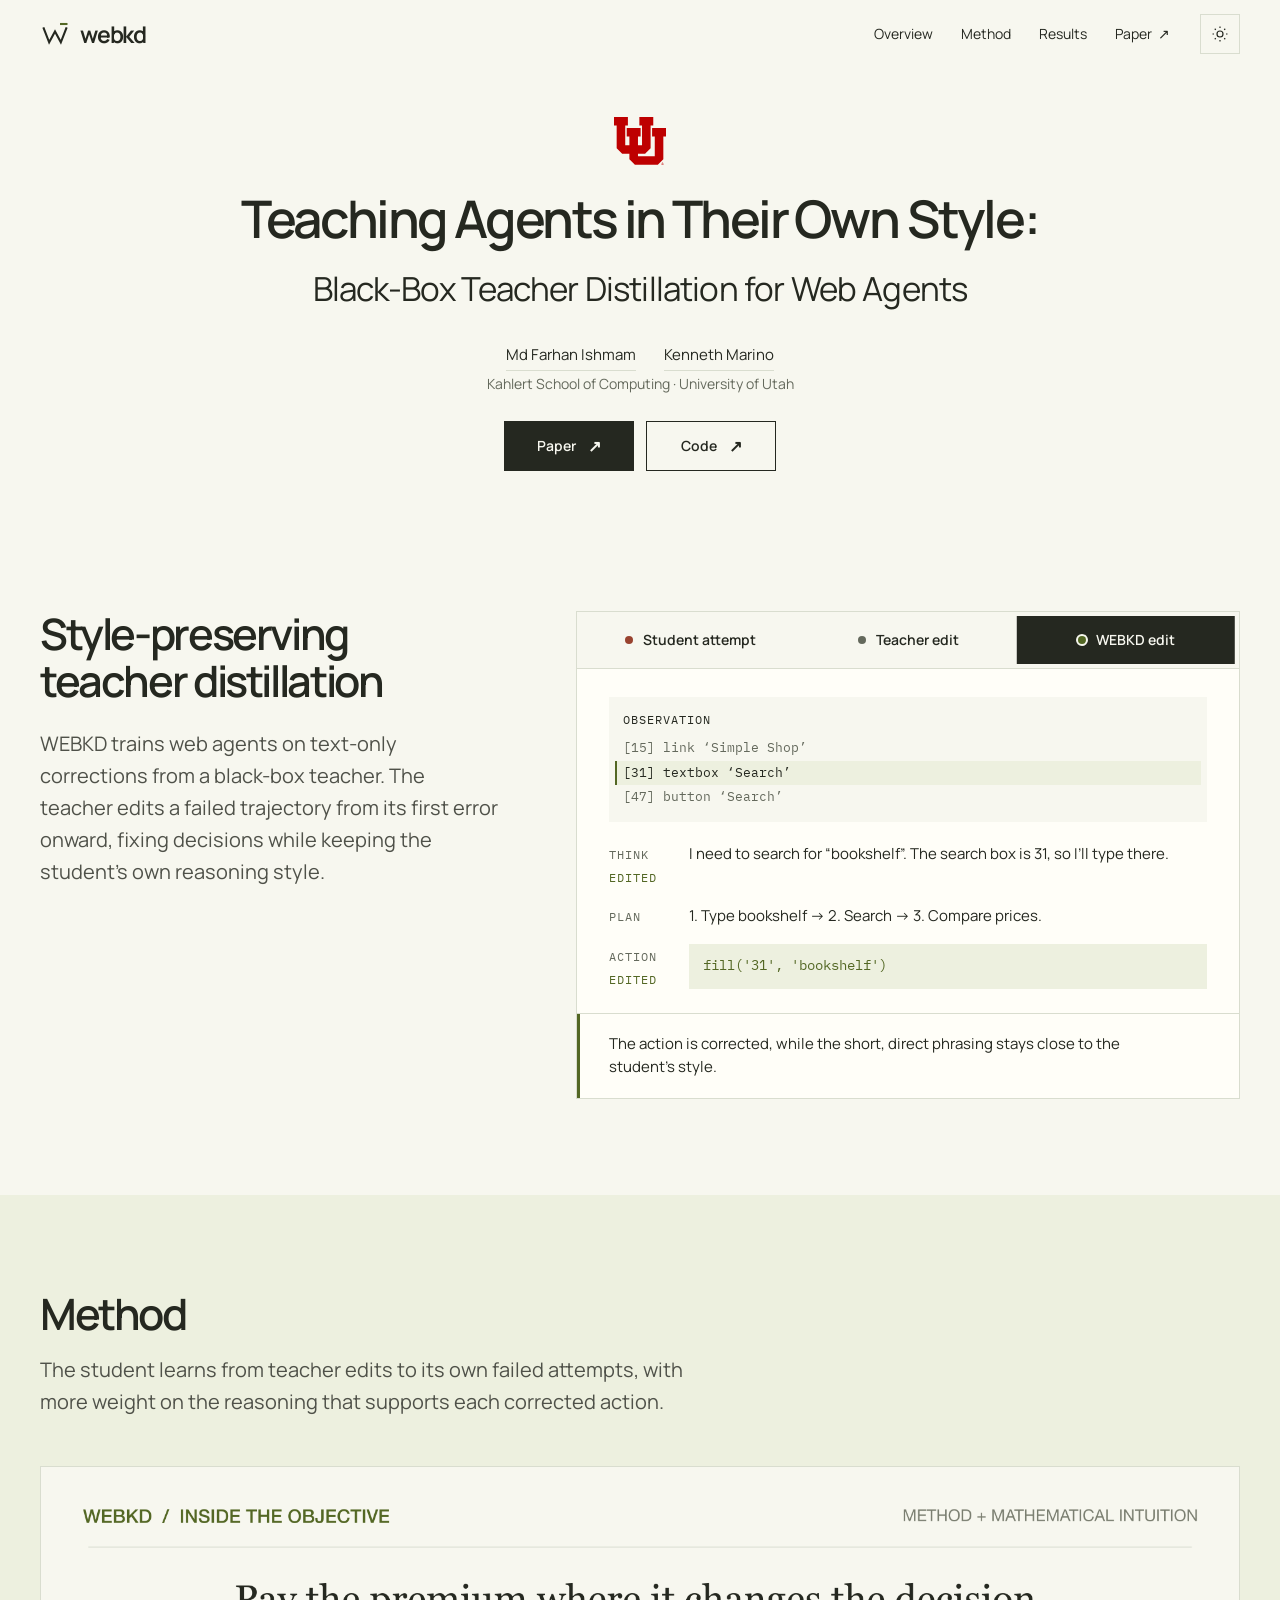
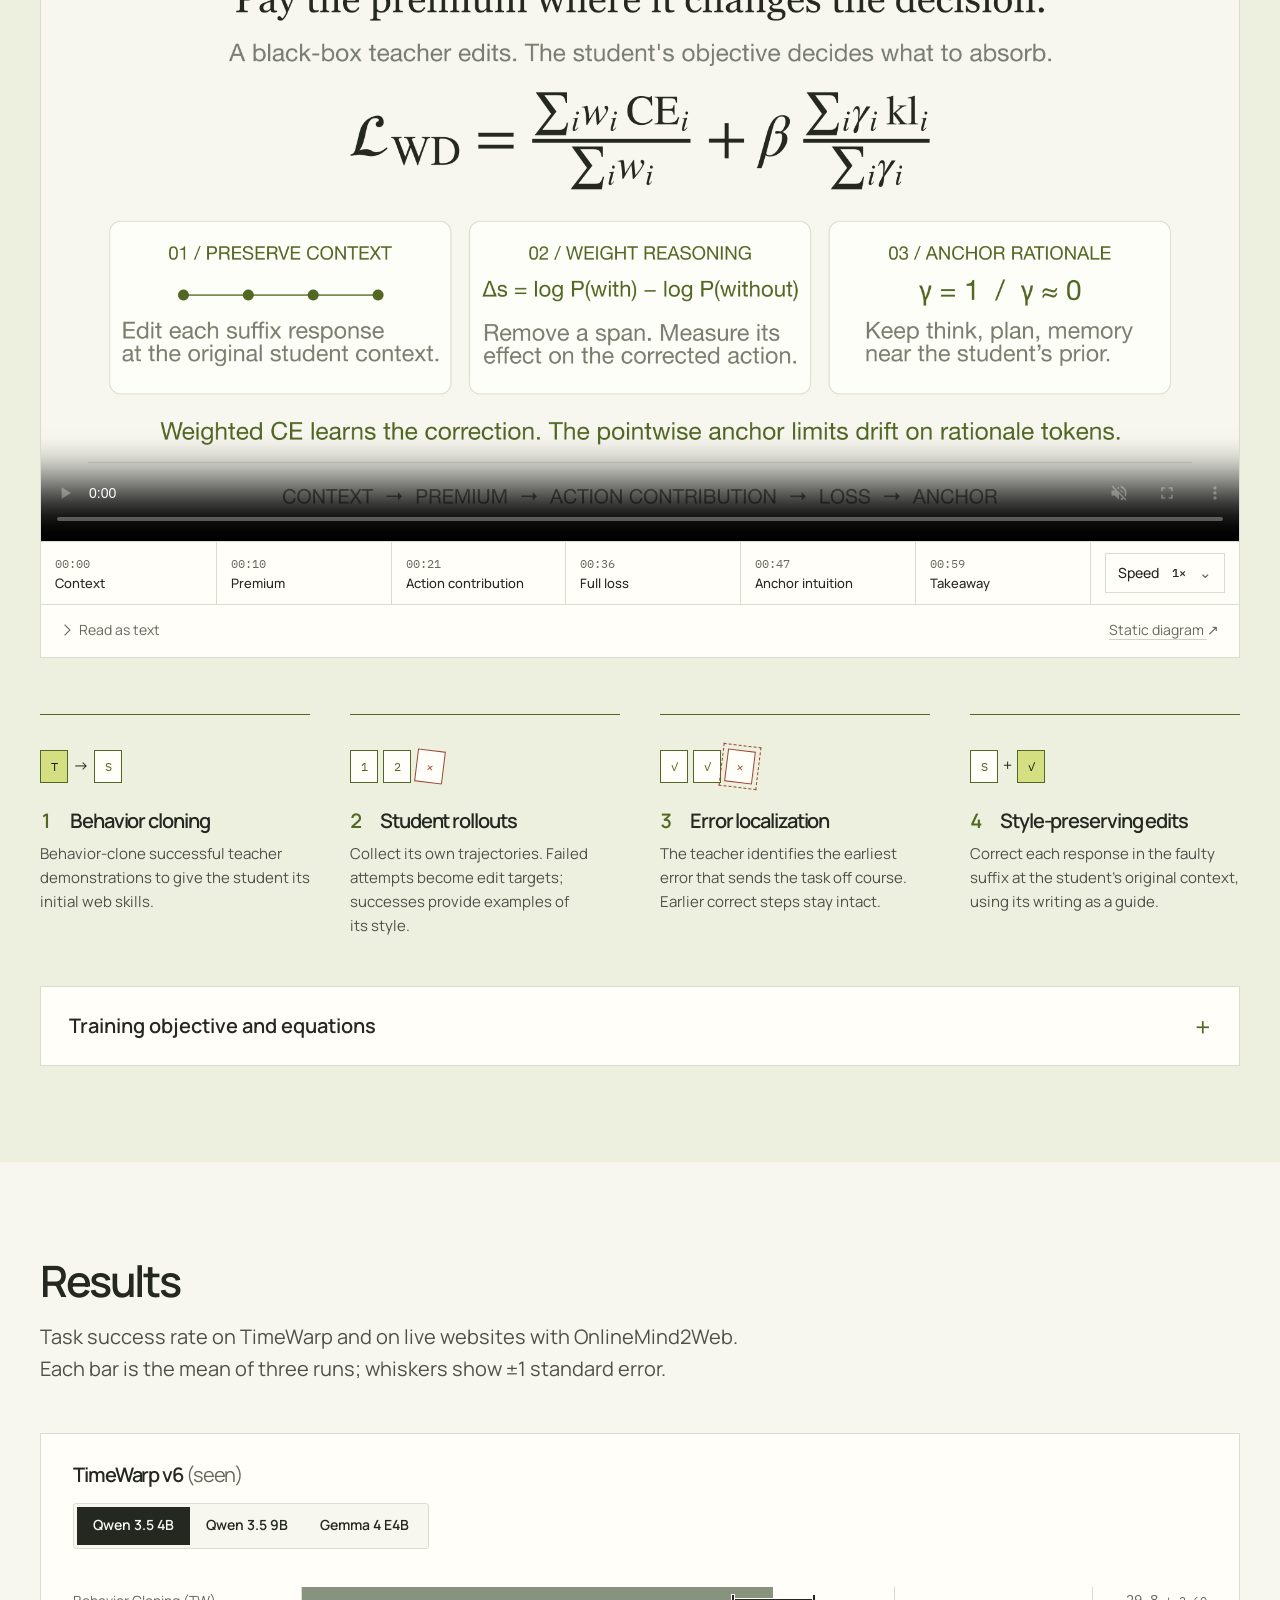
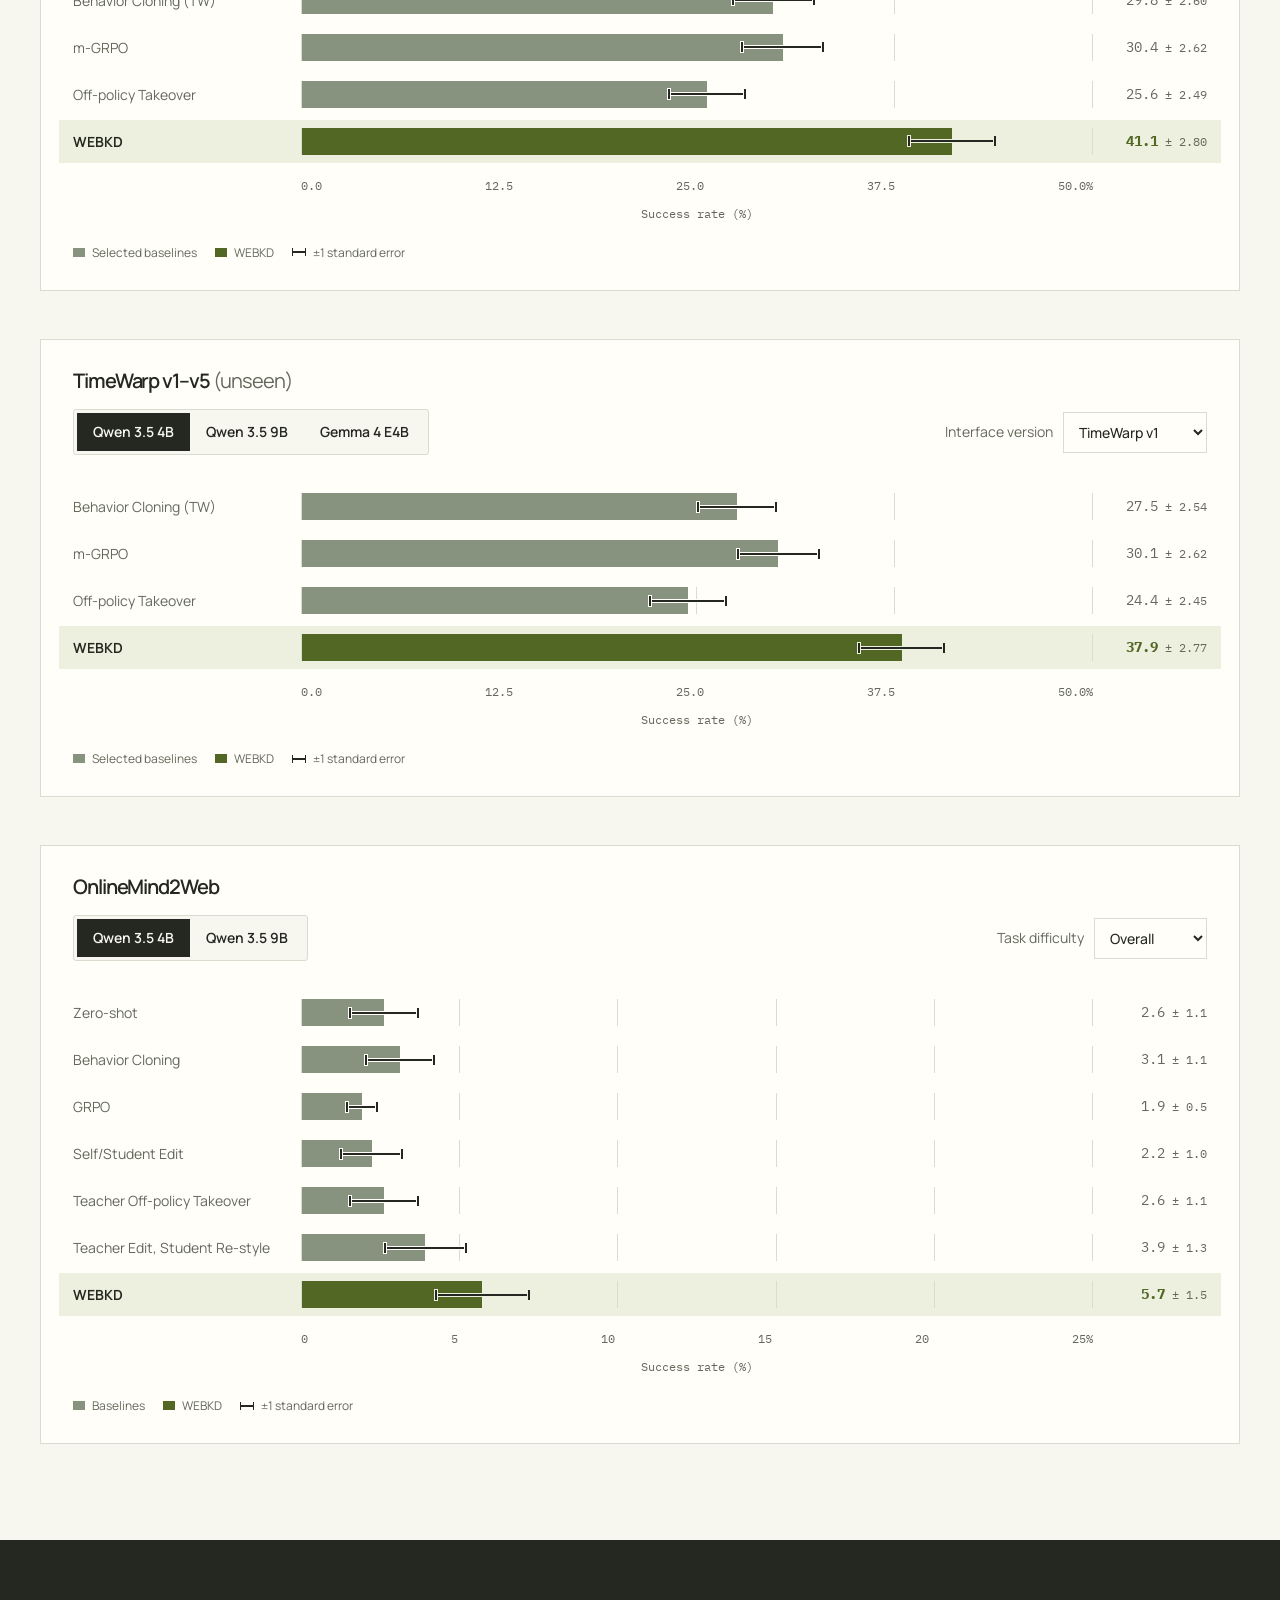
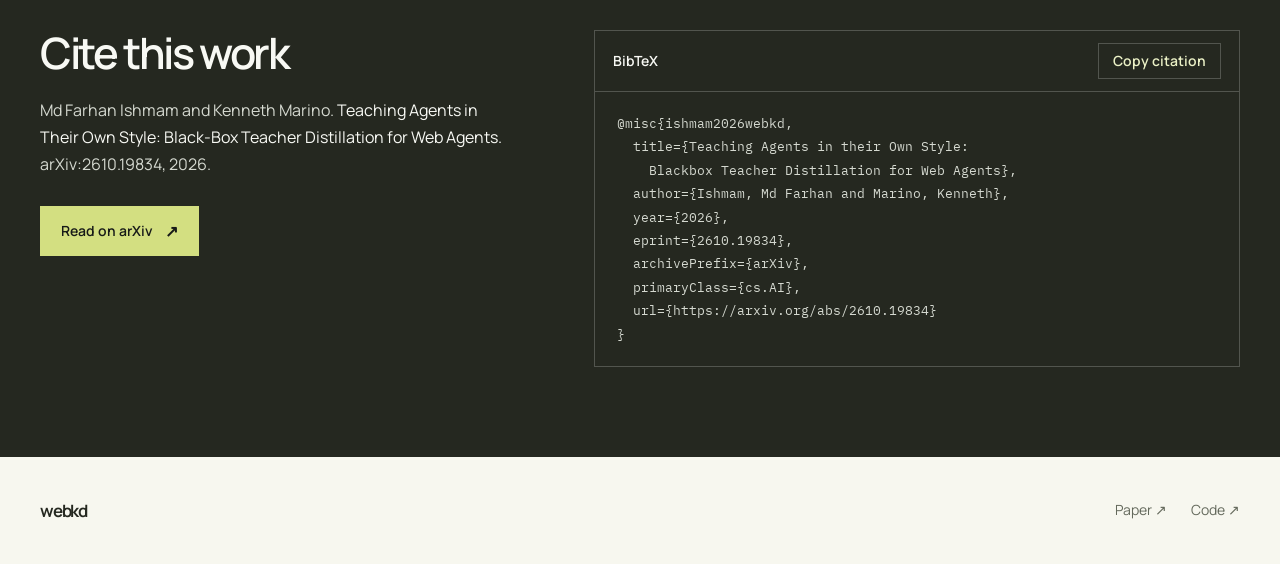
<file: index.html>
<!doctype html>
<html lang="en" data-mode="light" data-design="active" data-theme="notebook" data-typography="swiss" data-hero="paper" data-accent="quiet" data-density="balanced" data-corners="sharp">
<head>
  <meta charset="utf-8">
  <meta name="viewport" content="width=device-width, initial-scale=1">
  <meta name="theme-color" content="#f7f7ef">
  <meta name="description" content="WEBKD: black-box teacher distillation for web agents. Research by Md Farhan Ishmam and Kenneth Marino, University of Utah.">
  <title>WEBKD — Teaching agents in their own style</title>
  <script src="site-theme.js?v=20261023-r1"></script>
  <script src="site-design.js?v=20261023-r1"></script>
  <script>(()=>{try{const q=new URLSearchParams(location.search);if(q.get('explore')!=='1'&&'IntersectionObserver' in window&&!matchMedia('(prefers-reduced-motion: reduce)').matches)document.documentElement.classList.add('motion-ok')}catch{}})();</script>
  <link rel="stylesheet" href="loss-explainer.css">
  <link rel="icon" href="data:image/svg+xml,%3Csvg xmlns='http://www.w3.org/2000/svg' viewBox='0 0 64 64'%3E%3Crect width='64' height='64' rx='16' fill='%23252820'/%3E%3Cpath d='M12 19l9 27 11-20 11 20 9-27' stroke='%23d3df81' stroke-width='6' fill='none'/%3E%3C/svg%3E">
  <link rel="preconnect" href="https://fonts.googleapis.com">
  <link rel="preconnect" href="https://fonts.gstatic.com" crossorigin>
  <link href="https://fonts.googleapis.com/css2?family=DM+Sans:wght@400;450;500;550;600;650;700&family=IBM+Plex+Mono:wght@400;500&family=Manrope:wght@400;500;600;700&family=Instrument+Serif:ital@0;1&display=swap" rel="stylesheet">
  <style>
    :root{--paper:#f7f7ef;--surface:#fffef8;--ink:#252820;--muted:#64695c;--line:#d9ddcf;--accent:#d3df81;--accent-dark:#536724;--tint:#edf0df;--error:#a04e3e;--error-bg:#f4e9e3;--sans:'DM Sans',Arial,sans-serif;--serif:'Instrument Serif',Georgia,serif;--mono:'IBM Plex Mono',monospace;--max:1200px}
    *{box-sizing:border-box}html{scroll-behavior:smooth;scroll-padding-top:96px}body{margin:0;background:var(--paper);color:var(--ink);font-family:var(--sans);font-size:16px;line-height:1.6;-webkit-font-smoothing:antialiased}::selection{background:var(--accent);color:var(--ink)}a{color:inherit;text-underline-offset:4px}button,input{font:inherit}button,a{-webkit-tap-highlight-color:transparent}button{cursor:pointer}button:disabled{cursor:default}button:focus-visible,a:focus-visible,summary:focus-visible{outline:3px solid var(--accent-dark);outline-offset:5px}button{color:inherit}svg{display:block}h1,h2,h3,p,figure{margin:0}h1,h2,h3{font-weight:500;line-height:1.1}button{border:0}small{font-size:12px}code,pre{font-family:var(--mono)}.wrap{width:min(var(--max),calc(100% - 80px));margin:auto}.mono,.eyebrow{font-family:var(--mono);font-size:11px;font-weight:400;line-height:1.5;letter-spacing:1.1px;text-transform:uppercase}.muted{color:var(--muted)}.eyebrow{display:flex;align-items:center;gap:12px}.eyebrow:before{content:'';width:6px;height:6px;background:var(--accent-dark);flex:none}.arrow{font-size:19px;line-height:1}.skip{position:fixed;top:-80px;left:20px;z-index:20;background:var(--ink);color:var(--paper);padding:12px}.skip:focus{top:12px}
    .site-header{position:sticky;top:0;z-index:10;background:var(--paper);border-bottom:1px solid var(--line)}.header-inner{height:82px;display:flex;align-items:center;justify-content:space-between;gap:30px}.brand{display:flex;align-items:center;gap:10px;text-decoration:none;font-size:23px;font-weight:650;letter-spacing:-1.2px}.brand svg{width:30px;height:30px}.brand sup{font-family:var(--mono);font-size:9px;letter-spacing:0;align-self:flex-start;margin-top:4px;color:var(--muted)}.nav{display:flex;align-items:center;gap:30px;font-size:13px}.nav a{text-decoration:none}.nav a:hover{color:var(--accent-dark)}.nav-paper{padding:8px 13px;border:1px solid var(--line);display:flex;gap:16px;align-items:center}.menu-toggle{display:none;background:none;padding:10px}
    .hero{padding:78px 0 54px;position:relative}.hero-top{display:flex;justify-content:space-between;gap:20px;align-items:center}.hero-top .edition{color:var(--muted);font-family:var(--mono);font-size:10px;letter-spacing:.5px}.hero-grid{display:grid;grid-template-columns:1.12fr 1fr;gap:65px;align-items:center;margin-top:38px}.hero h1{font-size:clamp(56px,5.8vw,81px);letter-spacing:-4.5px;line-height:1.04;font-weight:500}.hero h1 em{font-family:var(--serif);font-weight:400;letter-spacing:-2px;position:relative;white-space:nowrap}.hero h1 em:after{content:'';position:absolute;height:8px;background:var(--accent);left:0;right:0;bottom:5px;z-index:-1;transform:rotate(-2deg)}.hero-intro{font-size:17px;line-height:1.75;max-width:430px;margin-top:25px;color:var(--muted)}.hero-intro strong{color:var(--ink);font-weight:550}.hero-actions{display:flex;gap:13px;align-items:center;margin-top:30px}.button{display:inline-flex;align-items:center;justify-content:center;gap:24px;text-decoration:none;font-size:13px;line-height:1.3;padding:15px 20px;border:1px solid var(--ink);background:transparent;min-height:48px;transition:transform .15s,background .15s}.button:hover{background:var(--tint)}.button.primary{color:var(--paper);background:var(--ink)}.button.primary:hover{background:var(--accent-dark)}.author-block{margin-top:34px;font-size:12px;line-height:1.8}.author-block .names{display:flex;gap:18px;font-size:13px}.author-block a{text-decoration:none;border-bottom:1px solid var(--line)}
    .hero-art{position:relative;padding:22px 16px 26px;background-image:radial-gradient(var(--line) .8px,transparent .8px);background-size:14px 14px;min-width:0}.sheet{background:var(--surface);border:1px solid var(--line);box-shadow:8px 8px 0 var(--tint);position:relative}.sheet-head{display:flex;justify-content:space-between;align-items:center;border-bottom:1px solid var(--line);padding:14px 20px;font-family:var(--mono);font-size:9px;letter-spacing:.5px}.window-dots{display:flex;gap:5px}.window-dots i{height:5px;width:5px;background:var(--line);border-radius:50%}.sheet-body{padding:22px}.task-label{font-family:var(--mono);font-size:9px;text-transform:uppercase;letter-spacing:1px;color:var(--muted);margin-bottom:8px}.task-name{font-size:17px;line-height:1.4;max-width:290px;font-weight:500}.mini-browser{border:1px solid var(--line);background:var(--paper);padding:14px;margin:20px 0 18px}.shop-header{display:flex;justify-content:space-between;align-items:center;font-size:10px;font-weight:600;margin-bottom:13px}.shop-header span{font-family:var(--mono);color:var(--muted);font-weight:400;font-size:9px}.fake-search{display:flex;gap:10px;align-items:center;border:1px solid var(--line);background:var(--surface);padding:8px;font-family:var(--mono);font-size:11px}.bid{padding:2px 5px;background:var(--accent);color:var(--ink);font-size:9px}.fake-search .search-icon{margin-left:auto;font-size:17px}.shelf{display:flex;gap:12px;margin-top:12px}.shelf>span{height:37px;flex:1;background:var(--tint);display:flex;gap:3px;align-items:flex-end;justify-content:center;padding:6px}.shelf i{width:9px;height:23px;background:var(--line)}.shelf i:nth-child(2){height:18px;background:var(--accent)}.trace-line{display:grid;grid-template-columns:45px 1fr;gap:8px;align-items:center;font-family:var(--mono);font-size:11px;margin-top:12px}.trace-line .trace-key{font-size:9px;color:var(--muted)}.trace-line code{padding:7px 9px;white-space:nowrap}.trace-line.wrong code{background:var(--error-bg);text-decoration:line-through;text-decoration-color:var(--error);color:var(--error)}.trace-line.correct code{background:var(--tint);color:var(--accent-dark)}.editor-note{position:absolute;right:-16px;bottom:-15px;transform:rotate(-4deg);background:var(--accent);padding:13px 18px;font-family:var(--serif);font-size:23px;line-height:1.15;box-shadow:0 4px 10px #2528200a}.editor-note .tiny-arrow{font-family:var(--sans);font-size:14px;display:inline-block;transform:rotate(-30deg)}.art-foot{margin-top:33px;font-family:var(--mono);font-size:9px;color:var(--muted);letter-spacing:.3px;text-align:center}
    .paper-title{border-top:1px solid var(--line);padding-top:28px;display:flex;justify-content:space-between;gap:30px;align-items:flex-start;margin-top:52px}.paper-title p{font-size:12px;max-width:520px;line-height:1.6}.paper-title .mono{font-size:9px;white-space:nowrap;color:var(--muted)}.metric-strip{border-top:1px solid var(--line);border-bottom:1px solid var(--line);display:grid;grid-template-columns:1.25fr 1fr 1fr}.metric{padding:28px 26px;border-left:1px solid var(--line)}.metric:first-child{padding-left:0;border-left:0}.metric-value{font-size:42px;letter-spacing:-2px;font-weight:500;line-height:1.1}.metric-value small{font-size:21px;letter-spacing:-.5px}.metric p{font-size:11px;color:var(--muted);margin-top:8px}.metric .mini-label{font-family:var(--mono);font-size:9px;color:var(--accent-dark);margin-bottom:7px;text-transform:uppercase;letter-spacing:.5px}
    .section{padding:88px 0}.section-head{display:grid;grid-template-columns:1fr 1.5fr;gap:45px;align-items:start;margin-bottom:42px}.section h2{font-size:45px;letter-spacing:-1.9px;max-width:620px;line-height:1.08}.section h2 em{font-family:var(--serif);font-weight:400}.section .lead{font-size:15px;line-height:1.75;max-width:610px;color:var(--muted);margin-top:20px}.section-number{color:var(--muted);font-family:var(--mono);font-size:10px;letter-spacing:1px;text-transform:uppercase;display:flex;gap:15px;align-items:center}.section-number span{border:1px solid var(--line);padding:3px 7px;font-size:9px}.insight{padding-top:80px}.insight-layout{display:grid;grid-template-columns:.8fr 1.5fr;gap:80px}.insight-copy h2{font-size:41px;margin-top:27px}.insight-copy p{font-size:14px;color:var(--muted);margin-top:23px;line-height:1.8}.insight-copy .aside-note{padding-top:18px;margin-top:26px;border-top:1px solid var(--line);font-size:12px}.aside-note strong{color:var(--ink);font-weight:550}.example{border:1px solid var(--line);background:var(--surface);align-self:start}.example-top{display:flex;justify-content:space-between;align-items:center;padding:17px 23px;border-bottom:1px solid var(--line)}.example-top .mono{font-size:9px;color:var(--muted)}.demo-controls{display:flex;gap:5px;padding:16px 20px 0;flex-wrap:wrap}.demo-controls button{padding:8px 11px;background:none;font-size:11px;color:var(--muted);border:1px solid transparent}.demo-controls button[aria-pressed=true]{background:var(--tint);border-color:var(--line);color:var(--ink)}.trace-content{padding:22px 24px 24px;min-height:288px}.code-context{font-family:var(--mono);font-size:10px;line-height:1.9;color:var(--muted);border-bottom:1px dashed var(--line);padding-bottom:18px;margin-bottom:18px}.code-context b{font-weight:500;color:var(--ink)}.trace-part{display:grid;grid-template-columns:62px 1fr;gap:16px;margin-top:16px;font-size:12px;line-height:1.7}.trace-part .tag{font-family:var(--mono);font-size:9px;text-transform:uppercase;color:var(--muted);padding-top:3px}.trace-part code{font-size:12px;background:var(--tint);display:block;padding:9px 12px;color:var(--accent-dark)}.trace-part code.is-error{background:var(--error-bg);color:var(--error)}.example-caption{padding:14px 23px;border-top:1px solid var(--line);font-size:10px;color:var(--muted);display:flex;gap:12px;align-items:baseline}.example-caption span{font-family:var(--mono);font-size:9px;color:var(--accent-dark);white-space:nowrap}.demo-explanation{font-size:12px;margin-top:17px;color:var(--muted);min-height:42px}
    .method{background:var(--tint);border-top:1px solid var(--line);border-bottom:1px solid var(--line)}.method-grid{display:grid;grid-template-columns:repeat(4,1fr);border-top:1px solid var(--line);border-bottom:1px solid var(--line)}.method-step{padding:26px 27px 30px;border-right:1px solid var(--line)}.method-step:first-child{padding-left:0}.method-step:last-child{padding-right:0;border-right:0}.step-top{display:flex;justify-content:space-between;align-items:center;font-family:var(--mono);font-size:10px;color:var(--muted);margin-bottom:23px}.step-glyph{height:65px;display:flex;align-items:center;gap:5px;margin-bottom:18px}.token{width:28px;height:33px;border:1px solid var(--accent-dark);background:var(--surface);display:flex;align-items:center;justify-content:center;font-family:var(--mono);font-size:11px;color:var(--accent-dark)}.token.solid{background:var(--accent)}.token.error{border-color:var(--error);color:var(--error);transform:rotate(7deg)}.method-step h3{font-size:18px;letter-spacing:-.4px}.method-step p{margin-top:13px;color:var(--muted);font-size:12px;line-height:1.8}.objective-row{display:grid;grid-template-columns:.7fr 1fr 1fr;gap:45px;padding-top:32px;align-items:start}.objective-row h3{font-family:var(--serif);font-size:28px}.objective-row p{font-size:12px;color:var(--muted);line-height:1.8}.objective-row strong{font-size:13px;color:var(--ink);font-weight:550;display:block;margin-bottom:5px}
    .method-film{margin:0 0 38px;border:1px solid var(--line);background:var(--paper)}.film-header{display:flex;justify-content:space-between;align-items:center;gap:20px;padding:14px 20px;border-bottom:1px solid var(--line)}.film-header .mono{font-size:9px;color:var(--muted)}.method-film video{display:block;width:100%;height:auto;aspect-ratio:16/9;background:#f7f7ef}.film-caption{border-top:1px solid var(--line);padding:14px 20px;display:flex;justify-content:space-between;gap:20px;align-items:baseline;font-size:10px;color:var(--muted)}.film-caption p{max-width:770px}.film-caption a{white-space:nowrap}.film-transcript{padding:0 20px 15px;font-size:11px;color:var(--muted)}.film-transcript summary{cursor:pointer}.film-transcript ol{padding-left:18px;margin-bottom:0}.film-transcript li{margin-top:7px}@media(max-width:760px){.film-header{padding:12px 14px}.film-header .mono{font-size:8px}.film-caption{padding:12px 14px;flex-direction:column;gap:8px}.film-transcript{padding:0 14px 14px}}
    .results .section-head{margin-bottom:34px}.chart-panel{border:1px solid var(--line);background:var(--surface)}.chart-toolbar{display:flex;justify-content:space-between;gap:20px;align-items:center;border-bottom:1px solid var(--line);padding:18px 24px}.chart-toolbar .mono{font-size:9px;color:var(--muted)}.model-buttons{display:flex;gap:4px;flex-wrap:wrap}.model-buttons button{background:transparent;border:1px solid transparent;font-size:11px;padding:9px 12px;color:var(--muted)}.model-buttons button[aria-pressed=true]{border-color:var(--ink);color:var(--paper);background:var(--ink)}.chart-content{display:grid;grid-template-columns:1fr 260px;gap:45px;padding:36px}.chart-rows{display:grid;gap:18px}.chart-row{display:grid;grid-template-columns:150px 1fr 96px;gap:17px;align-items:center}.chart-label{font-size:11px}.bar-track{height:28px;background:repeating-linear-gradient(to right,transparent 0,transparent calc(50% - 1px),var(--line) calc(50% - 1px),var(--line) 50%);border-left:1px solid var(--line);position:relative}.bar{height:100%;background:#c7ccbe;transition:width .4s ease;position:relative;min-width:1px}.chart-row.highlight .bar{background:var(--accent-dark)}.chart-row.highlight .chart-label{font-weight:700}.chart-value{font-family:var(--mono);font-size:12px;text-align:right}.chart-value small{font-size:8px;color:var(--muted)}.chart-scale{margin-left:167px;margin-right:113px;display:flex;justify-content:space-between;font-family:var(--mono);font-size:9px;color:var(--muted);margin-top:9px}.chart-callout{border-left:1px solid var(--line);padding-left:30px;display:flex;flex-direction:column;justify-content:center}.gain{font-size:48px;letter-spacing:-2px;line-height:1.1}.gain small{font-size:19px;letter-spacing:-.3px}.chart-callout p{font-size:12px;color:var(--muted);margin-top:13px;max-width:180px}.chart-callout .mono{color:var(--accent-dark);margin-top:20px;font-size:9px}.chart-caption{padding:17px 24px;border-top:1px solid var(--line);font-size:10px;line-height:1.7;color:var(--muted)}.results details{margin-top:18px}.results summary{font-size:12px;cursor:pointer;padding:12px 0;list-style-position:inside}.table-scroll{overflow-x:auto;border:1px solid var(--line);margin-top:10px}table{width:100%;border-collapse:collapse;font-size:11px;white-space:nowrap}caption{text-align:left;padding:16px;font-size:12px}th,td{text-align:right;padding:11px 15px;border-top:1px solid var(--line)}th:first-child,td:first-child{text-align:left}thead{background:var(--tint)}tbody tr:last-child{background:var(--tint);font-weight:650}.transfer-grid{display:grid;grid-template-columns:1fr 1fr;gap:64px;padding-top:38px;margin-top:28px;border-top:1px solid var(--line)}.transfer-grid h3{font-size:22px;letter-spacing:-.7px;margin-bottom:11px}.transfer-grid p{font-size:13px;color:var(--muted);line-height:1.8}.transfer-grid a{font-size:11px;display:inline-block;margin-top:14px}
    .paper-section{background:var(--ink);color:var(--paper);padding:68px 0}.paper-section .section-number{color:var(--accent)}.paper-section .section-number span{border-color:#ffffff30}.paper-layout{display:grid;grid-template-columns:1.2fr 1fr;gap:70px;margin-top:30px}.paper-section h2{font-size:34px;letter-spacing:-1.1px;line-height:1.22;max-width:590px}.paper-section .paper-authors{color:#c8ccbd;font-size:13px;margin-top:22px}.paper-section .institution{font-size:11px;color:#c8ccbd;margin-top:5px}.paper-section .button{border-color:var(--accent);color:var(--ink);background:var(--accent);margin-top:30px}.paper-section .button:hover{background:var(--surface)}.abstract-note{font-size:13px;line-height:1.8;color:#d9ddcf}.abstract-note .mono{font-size:10px;color:var(--accent);display:block;margin-bottom:15px}.citation{margin-top:30px;border:1px solid #ffffff25}.citation-header{display:flex;align-items:center;justify-content:space-between;gap:20px;padding:12px 16px;border-bottom:1px solid #ffffff25}.citation-header .mono{font-size:9px}.copy-button{font-size:10px;background:transparent;color:var(--accent);padding:6px 10px;border:1px solid #ffffff35;min-width:88px}.copy-button:hover{background:#ffffff10}.citation pre{font-size:10px;line-height:1.9;margin:0;padding:18px;color:#d9ddcf;white-space:pre-wrap;overflow-wrap:anywhere}.cite-note{font-size:10px;color:#c8ccbd;margin-top:10px}.footer{padding:27px 0;display:flex;justify-content:space-between;gap:24px;align-items:center;font-size:11px;color:var(--muted)}.footer .brand{font-size:17px;color:var(--ink)}.footer a{text-decoration:none}.footer-links{display:flex;gap:22px}.footer-meta{font-family:var(--mono);font-size:9px;letter-spacing:.5px}
    .design-launch{position:fixed;right:22px;bottom:20px;z-index:12;display:flex;gap:9px;align-items:center;background:var(--surface);border:1px solid var(--ink);padding:10px 14px;font-size:11px;box-shadow:0 4px 20px #25282015}.design-launch .swatch{width:11px;height:11px;border-radius:50%;background:var(--accent);border:1px solid var(--accent-dark)}.design-launch:hover{background:var(--tint)}dialog{padding:0;border:1px solid var(--line);background:var(--paper);color:var(--ink);width:min(560px,calc(100% - 32px));max-height:calc(100dvh - 50px);box-shadow:0 24px 100px #0003}dialog::backdrop{background:#20251c66;backdrop-filter:blur(3px)}.design-inner{padding:30px}.dialog-top{display:flex;justify-content:space-between;align-items:center;margin-bottom:23px}.dialog-top .mono{color:var(--muted);font-size:10px}.dialog-close{background:transparent;padding:0 8px;font-size:25px;line-height:1.5}.design-inner h2{font-size:31px;letter-spacing:-1px}.design-inner>p{font-size:13px;color:var(--muted);margin-top:12px}.palette-options{display:grid;grid-template-columns:repeat(3,1fr);gap:9px;margin:24px 0}.palette-option{text-align:left;background:var(--surface);border:1px solid var(--line);padding:12px 10px;font-size:11px}.palette-option[aria-pressed=true]{outline:2px solid var(--accent-dark);outline-offset:2px}.palette-colors{display:flex;gap:5px;margin-bottom:8px}.palette-colors i{width:17px;height:17px;border-radius:50%;border:1px solid #0001}.palette-option small{display:block;font-size:9px;color:var(--muted);margin-top:2px}.font-specimen{padding:17px 0;border-top:1px solid var(--line);display:grid;grid-template-columns:1fr 1fr;gap:15px;align-items:center}.font-specimen strong{font-weight:500;font-size:22px;letter-spacing:-.5px}.font-specimen p{font-size:11px;color:var(--muted)}.font-specimen a{font-size:11px;text-decoration-thickness:1px}.design-structure{border-top:1px solid var(--line);padding-top:20px;margin-top:10px}.design-structure h3{font-size:15px;margin-bottom:12px}.design-structure ol{margin:0;padding-left:19px;font-size:12px;color:var(--muted);line-height:1.9}.design-structure strong{color:var(--ink);font-weight:550}.design-inner .design-footnote{font-size:10px;border-top:1px solid var(--line);padding-top:17px;margin-top:20px}.visually-hidden{position:absolute;width:1px;height:1px;padding:0;margin:-1px;overflow:hidden;clip:rect(0,0,0,0);white-space:nowrap;border:0}
    html[data-theme=blueprint]{--paper:#f2f5f9;--surface:#fff;--ink:#192a40;--muted:#5a6879;--line:#d3dce7;--accent:#bad7ff;--accent-dark:#285cb1;--tint:#e4edf8}html[data-theme=workshop]{--paper:#faf3ec;--surface:#fffaf5;--ink:#392a25;--muted:#7b655b;--line:#e6d6ca;--accent:#edc0a5;--accent-dark:#a0462b;--tint:#f3e4d8}
    @media(min-width:1440px){.hero{padding-top:88px}.hero-grid{gap:82px}.hero-art{padding:28px}.hero h1{font-size:82px}}
    @media(max-width:1050px){.wrap{width:calc(100% - 56px)}.hero-grid{gap:32px;grid-template-columns:1.05fr 1fr}.hero h1{font-size:62px;letter-spacing:-3.5px}.hero-intro{font-size:15px}.hero-art{padding:16px 7px}.sheet-body{padding:18px}.editor-note{right:-7px;font-size:21px}.insight-layout{gap:42px}.section h2{font-size:39px}.chart-content{grid-template-columns:1fr 190px;gap:28px;padding:28px}.chart-row{grid-template-columns:125px 1fr 88px;gap:12px}.chart-scale{margin-left:137px;margin-right:100px}.chart-callout{padding-left:22px}.gain{font-size:39px}.method-step{padding:23px 18px}.paper-layout{gap:40px}.objective-row{gap:30px}}
    @media(max-width:760px){.wrap{width:calc(100% - 40px)}html{scroll-padding-top:80px}.header-inner{height:68px}.brand{font-size:22px}.menu-toggle{display:block}.nav{display:none;position:absolute;top:68px;left:0;right:0;flex-direction:column;gap:0;background:var(--paper);border-bottom:1px solid var(--line);padding:12px 20px}.nav.open{display:flex}.nav a{width:100%;padding:13px}.nav-paper{border:0}.hero{padding:38px 0 30px}.hero-top .edition{display:none}.hero-grid{grid-template-columns:1fr;gap:35px;margin-top:27px}.hero h1{font-size:clamp(54px,9vw,72px);letter-spacing:-3px}.hero-intro{max-width:480px;font-size:16px}.hero-actions{margin-top:24px}.hero-actions .button{flex:1;gap:12px;padding:14px 12px;font-size:12px;white-space:nowrap}.author-block{margin-top:24px}.hero-art{max-width:520px;width:100%;margin:auto;padding:18px}.sheet-body{padding:22px}.editor-note{right:-5px}.art-foot{margin-top:32px}.paper-title{margin-top:32px;padding-top:20px;display:block}.paper-title .mono{margin-top:12px;display:block}.metric{padding:22px 13px}.metric-value{font-size:31px;letter-spacing:-1px}.metric-value small{font-size:15px}.metric p{font-size:10px;line-height:1.6}.metric .mini-label{font-size:8px}.section{padding:58px 0}.section h2{font-size:38px;letter-spacing:-1.6px}.section-head{grid-template-columns:1fr;gap:24px;margin-bottom:28px}.section .lead{font-size:14px}.insight-layout{grid-template-columns:1fr;gap:30px}.insight-copy h2{margin-top:22px}.insight-copy p{margin-top:18px}.insight-copy .aside-note{margin-top:20px}.example-top{padding:15px 18px}.demo-controls{padding-left:13px;gap:0}.demo-controls button{font-size:10px;padding:8px 9px}.trace-content{padding:20px;min-height:310px}.trace-part{gap:9px;grid-template-columns:50px 1fr}.objective-row{grid-template-columns:1fr;gap:22px;padding-top:26px}.objective-row h3{font-size:29px}.chart-toolbar{align-items:flex-start;flex-direction:column;gap:9px;padding:17px}.model-buttons{width:100%}.model-buttons button{flex:1;padding:9px 6px;font-size:10px}.chart-content{grid-template-columns:1fr;padding:22px 17px;gap:23px}.chart-row{grid-template-columns:100px 1fr 77px;gap:8px}.chart-label{font-size:9px}.chart-value{font-size:10px}.chart-value small{font-size:8px}.chart-scale{margin-left:108px;margin-right:85px}.bar-track{height:24px}.chart-rows{gap:15px}.chart-callout{border-left:0;border-top:1px solid var(--line);padding:22px 0 0;display:grid;grid-template-columns:auto 1fr;column-gap:18px;align-items:center}.gain{font-size:38px}.chart-callout p{margin:0;max-width:260px;font-size:11px}.chart-callout .mono{margin-top:9px;grid-column:1 / -1}.chart-caption{padding:14px 17px}.transfer-grid{grid-template-columns:1fr;gap:27px;padding-top:28px;margin-top:20px}.paper-section{padding:48px 0}.paper-layout{grid-template-columns:1fr;gap:36px}.paper-section h2{font-size:29px}.footer{align-items:flex-start;padding:24px 0 85px;flex-wrap:wrap}.footer-meta{order:3;flex-basis:100%}.design-launch{right:16px;bottom:14px;padding:10px 12px}.design-inner{padding:24px}.font-specimen{grid-template-columns:1fr 1fr}.palette-option{font-size:10px;padding:10px 8px}}
    @media(prefers-reduced-motion:reduce){html{scroll-behavior:auto}*,*:before,*:after{transition:none!important;animation:none!important}}@media print{.site-header,.design-launch,dialog,.menu-toggle{display:none!important}.wrap{width:100%}.hero,.section,.paper-section{padding:25px 0}.hero-grid{grid-template-columns:1fr 1fr}.hero h1{font-size:45px}.paper-section{background:white;color:black}.paper-section p,.paper-section pre{color:black}.chart-panel,.example{break-inside:avoid}.footer{padding-bottom:20px}body{font-size:11px}}
  </style>
  <link rel="stylesheet" href="design-preview.css">
  <link rel="stylesheet" href="site-theme.css">
  <link rel="stylesheet" href="paper-layout.css?v=20261024-r3">
  <link rel="stylesheet" href="results.css?v=20261024-r3">
  <link rel="stylesheet" href="video-controls.css">
  <link rel="stylesheet" href="refine.css?v=20261024-r3">
  <noscript><style>.theme-toggle,.menu-toggle{display:none!important}@media(max-width:760px){.header-inner{height:auto;min-height:68px;flex-wrap:wrap;padding-top:16px;gap:12px}.site-header .nav{display:flex;position:static;flex-direction:row;flex-wrap:wrap;width:100%;margin:0;padding:0 0 12px;border:0}.nav a{width:auto;padding:8px 12px}.header-actions{display:none}}</style></noscript>
</head>
<body>
  <a class="skip" href="#main">Skip to content</a>
  <header class="site-header">
    <div class="wrap header-inner">
      <a class="brand" href="#" aria-label="WEBKD home"><svg viewBox="0 0 36 36" aria-hidden="true"><path d="M4 10l7 18 7-13 7 13 7-18" fill="none" stroke="currentColor" stroke-width="2.5"/><path d="M24 6h9" stroke="var(--accent-dark)" stroke-width="2.5"/></svg>webkd</a>
      <nav class="nav" id="nav" aria-label="Main navigation"><a href="#idea">Overview</a><a href="#method">Method</a><a href="#results">Results</a><a href="https://arxiv.org/abs/2610.19834" class="nav-paper">Paper <span aria-hidden="true">↗</span></a></nav>
      <div class="header-actions">
        <button class="theme-toggle" id="theme-toggle" type="button" aria-label="Dark mode" aria-pressed="false" title="Switch to dark mode">
          <svg class="theme-icon-light" viewBox="0 0 24 24" fill="none" stroke="currentColor" stroke-width="1.6" aria-hidden="true"><circle cx="12" cy="12" r="4"/><path d="M12 2v2m0 16v2M2 12h2m16 0h2M5 5l1.4 1.4m11.2 11.2L19 19M5 19l1.4-1.4M17.6 6.4 19 5"/></svg>
          <svg class="theme-icon-dark" viewBox="0 0 24 24" fill="none" stroke="currentColor" stroke-width="1.6" aria-hidden="true"><path d="M20 15.3A8.5 8.5 0 0 1 8.7 4 8.5 8.5 0 1 0 20 15.3Z"/></svg>
          <span class="theme-label visually-hidden">Light</span>
        </button>
        <button class="menu-toggle" id="menu-toggle" aria-expanded="false" aria-controls="nav" aria-label="Open navigation">☰</button>
      </div>
    </div>
  </header>
  <main id="main">
    <section class="hero wrap" aria-labelledby="hero-title">

      <div class="hero-grid">
        <div>
          <div class="paper-title-row"><a class="institution-mark" href="https://www.utah.edu/" target="_blank" rel="noopener" aria-label="University of Utah"><img src="assets/utah-mark.svg" alt="University of Utah" width="81" height="76"></a>
          <h1 id="hero-title"><span class="paper-heading-main">Teaching Agents in Their <em>Own Style:</em></span> <span class="paper-heading-subtitle">Black-Box Teacher Distillation for Web Agents</span></h1>
          </div>
          <div class="author-block"><div class="names"><a href="https://farhanishmam.github.io">Md Farhan Ishmam</a><a href="https://kennethmarino.com/">Kenneth Marino</a></div><p class="muted">Kahlert School of Computing · University of Utah</p></div>
          <div class="hero-actions"><a class="button primary" href="https://arxiv.org/abs/2610.19834" target="_blank" rel="noopener">Paper <span class="arrow" aria-hidden="true">↗</span></a><a class="button" href="https://github.com/sparklabutah/webkd" target="_blank" rel="noopener">Code <span class="arrow" aria-hidden="true">↗</span></a></div>
        </div>
        <figure class="hero-art" aria-label="Illustration of an agent selecting the wrong search element and a teacher correcting its action">
          <div class="sheet">
            <div class="sheet-head"><span>ANATOMY OF A SMALL CORRECTION</span><span class="window-dots" aria-hidden="true"><i></i><i></i><i></i></span></div>
            <div class="sheet-body">
              <p class="task-label">The student’s task</p><p class="task-name">Find the price of the most expensive bookshelf.</p>
              <div class="mini-browser" aria-hidden="true"><div class="shop-header">Simple Shop <span>element 15 · link</span></div><div class="fake-search"><span class="bid">31</span>Search for a product<span class="search-icon">⌕</span></div><div class="shelf"><span><i></i><i></i><i></i></span><span><i></i><i></i><i></i></span><span><i></i><i></i><i></i></span></div></div>
              <div class="trace-line wrong"><span class="trace-key">BEFORE</span><code>fill('15', 'bookshelf')</code></div>
              <div class="trace-line correct"><span class="trace-key">AFTER</span><code>fill('31', 'bookshelf')</code></div>
            </div>
            <div class="editor-note"><span class="tiny-arrow" aria-hidden="true">↖</span> Right idea.<br>&nbsp;&nbsp;Wrong element.</div>
          </div>
          <figcaption class="art-foot">FIG. 01 &nbsp; / &nbsp; ILLUSTRATIVE CORRECTION, ADAPTED FROM THE PAPER</figcaption>
        </figure>
      </div>
      <div class="paper-title"><p><strong>Teaching Agents in Their Own Style:</strong><br>Black-Box Teacher Distillation for Web Agents</p></div>
    </section>
    <section class="section insight wrap" id="idea" aria-labelledby="idea-title">
      <div class="insight-layout">
        <div class="insight-copy"><h2 id="idea-title">Style-preserving teacher distillation</h2><p class="overview-lead">WEBKD trains web agents on text-only corrections from a black-box teacher. The teacher edits a failed trajectory from its first error onward, fixing decisions while keeping the student’s own reasoning style.</p></div>
        <div class="insight-figure"><figure class="example" data-state="webkd" aria-label="Example correction">
          <figcaption class="visually-hidden">Illustrative example adapted from Figure 1 of the paper; text simplified for illustration.</figcaption>
          <div class="demo-controls" role="group" aria-label="Choose an illustrative agent response"><button type="button" data-trace="student" aria-pressed="false"><span class="seg-dot" aria-hidden="true"></span><span>Student<span class="seg-extra"> attempt</span></span></button><button type="button" data-trace="teacher" aria-pressed="false"><span class="seg-dot" aria-hidden="true"></span><span>Teacher<span class="seg-extra"> edit</span></span></button><button type="button" data-trace="webkd" aria-pressed="true"><span class="seg-dot" aria-hidden="true"></span><span>WEBKD<span class="seg-extra"> edit</span></span></button></div>
          <div class="trace-body">
            <div class="trace-content"><div class="code-context"><span class="code-context-label">Observation</span><span class="obs-line" data-el="15">[15] link ‘Simple Shop’</span><span class="obs-line" data-el="31" data-target>[31] textbox ‘Search’</span><span class="obs-line" data-el="47">[47] button ‘Search’</span></div><div id="trace-response"><div class="trace-part" data-part="think"><span class="tag">Think<span class="edit-mark">Edited</span></span><p id="trace-think">I need to search for “bookshelf”. The search box is 31, so I’ll type there.</p></div><div class="trace-part" data-part="plan"><span class="tag">Plan<span class="edit-mark" hidden>Edited</span></span><p id="trace-plan">1. Type bookshelf → 2. Search → 3. Compare prices.</p></div><div class="trace-part" data-part="action"><span class="tag">Action<span class="edit-mark">Edited</span></span><code id="trace-action">fill('31', 'bookshelf')</code></div></div></div>
            <p class="demo-explanation" id="trace-explanation">The action is corrected, while the short, direct phrasing stays close to the student’s style.</p>
          </div>
          <p class="visually-hidden" id="trace-status" role="status"></p>
        </figure></div>
      </div>
    </section>
    <section class="section method" id="method" aria-labelledby="method-title"><div class="wrap">
      <div class="section-head"><h2 id="method-title">Method</h2><p class="lead" id="method-lead">The student learns from teacher edits to its own failed attempts, with more weight on the reasoning that supports each corrected action.</p></div>
      <figure class="method-film" aria-label="WEBKD method animation with chapters">
        <video id="method-video" controls autoplay muted playsinline preload="metadata" poster="assets/webkd-method-poster.png?v=20261014-r3" aria-label="WEBKD method animation" aria-describedby="method-lead">
          <source src="assets/webkd-method.mp4?v=20261014-r3" type="video/mp4">
          <p>Your browser cannot play this video. <a href="assets/webkd-method.mp4?v=20261014-r3">Download the animation</a> or read the explanation below.</p>
        </video>
        <div class="film-bar">
          <div class="film-chapters" role="group" aria-label="Animation chapters"><button type="button" data-film-seek="0.0"><span>00:00</span> Context</button><button type="button" data-film-seek="9.867"><span>00:10</span> Premium</button><button type="button" data-film-seek="20.600"><span>00:21</span> Action contribution</button><button type="button" data-film-seek="35.833"><span>00:36</span> Full loss</button><button type="button" data-film-seek="46.867"><span>00:47</span> Anchor intuition</button><button type="button" data-film-seek="59.400"><span>00:59</span> Takeaway</button></div>
          <details class="film-speed-control"><summary aria-label="Playback speed">Speed <span id="film-speed-label">1×</span><span aria-hidden="true">⌄</span></summary><div class="film-speed-menu" role="group" aria-label="Choose playback speed"><button type="button" data-playback-rate="0.5" aria-pressed="false">0.5×</button><button type="button" data-playback-rate="0.75" aria-pressed="false">0.75×</button><button type="button" data-playback-rate="1" aria-pressed="true">1×</button><button type="button" data-playback-rate="1.25" aria-pressed="false">1.25×</button><button type="button" data-playback-rate="1.5" aria-pressed="false">1.5×</button><button type="button" data-playback-rate="2" aria-pressed="false">2×</button></div></details>
        </div>
        <div class="film-foot">
        <details class="film-transcript"><summary>Read as text</summary><ol><li>A behavior-cloned student makes a browser attempt, shown as four original contexts and their responses.</li><li>The teacher identifies the first erroneous step. Responses before this point are kept verbatim.</li><li>Each response from the error onward is independently corrected at its original student context, in the student’s style. Edited actions do not generate a new teacher trajectory.</li><li>The perplexity premium measures extra mean per-token surprisal under the frozen student. In the schematic comparison, original student text has a short bar, a raw teacher edit has a long bar, and a style-conditioned edit has a short bar. Bar length, not color, represents surprisal.</li><li>For each reasoning span, the frozen seed scores the corrected action with and without that span. The difference is its action contribution.</li><li>More informative spans receive more training weight; less informative spans are downweighted, not discarded. When a step’s contributions are nearly tied, their weights move toward a shared midpoint. Corrected action tokens retain full imitation weight.</li><li>The objective adds a weighted mean of cross-entropies to a normalized pointwise KL surrogate. The role mask is 1 on think, plan, and memory, and 10⁻⁶ on action and step.</li><li>The anchor keeps reasoning close to the seed without freezing it. The action is almost unanchored so the student can adopt corrected decisions.</li></ol></details>
        <a class="film-diagram" href="assets/webkd-method-poster.png?v=20261014-r3" target="_blank" rel="noopener">Static diagram <span class="link-arrow" aria-hidden="true">↗</span></a>
        </div>
      </figure>
      <ol class="method-grid" role="list" aria-label="Training stages">
        <li class="method-step"><div class="step-glyph" aria-hidden="true"><span class="token solid">T</span><span>→</span><span class="token">S</span></div><h3><span class="step-index" aria-hidden="true">1</span>Behavior cloning</h3><p>Behavior-clone successful teacher demonstrations to give the student its initial web skills.</p></li>
        <li class="method-step"><div class="step-glyph" aria-hidden="true"><span class="token">1</span><span class="token">2</span><span class="token error">×</span></div><h3><span class="step-index" aria-hidden="true">2</span>Student rollouts</h3><p>Collect its own trajectories. Failed attempts become edit targets; successes provide examples of its style.</p></li>
        <li class="method-step"><div class="step-glyph" aria-hidden="true"><span class="token">✓</span><span class="token">✓</span><span class="token error is-flagged">×</span></div><h3><span class="step-index" aria-hidden="true">3</span>Error localization</h3><p>The teacher identifies the earliest error that sends the task off course. Earlier correct steps stay intact.</p></li>
        <li class="method-step"><div class="step-glyph" aria-hidden="true"><span class="token">S</span><span>+</span><span class="token solid">✓</span></div><h3><span class="step-index" aria-hidden="true">4</span>Style-preserving edits</h3><p>Correct each response in the faulty suffix at the student’s original context, using its writing as a guide.</p></li>
      </ol>
      <div class="loss-explainer" id="loss">
        <details class="loss-details"><summary>Training objective and equations</summary><div class="loss-details-grid">
          <article class="loss-detail loss-detail-objective">
            <span class="mono">Eq. 5</span><h4>Weighted imitation and rationale anchoring</h4>
            <div class="objective-layout">
              <a class="equation-canvas" href="assets/formulas/loss.svg" target="_blank" rel="noopener" aria-label="Open the training objective at full size"><img src="assets/formulas/loss.svg" alt="L WD equals the sum of w i times CE i divided by the sum of w i, plus beta times the sum of gamma i times kl i divided by the sum of gamma i." loading="lazy"></a>
              <dl class="objective-terms">
                <div><dt>Weighted imitation</dt><dd>Emphasize reasoning spans that support the corrected action. Action and step tokens receive full imitation weight.</dd></div>
                <div><dt>Rationale anchor</dt><dd>Limit drift from the frozen seed on reasoning tokens. Action and step tokens are almost unanchored.</dd></div>
              </dl>
            </div>
            <p class="objective-normalization">Each term is normalized by its own weight sum; β controls the anchor strength.</p>
          </article>
          <article class="loss-detail"><span class="mono">Eq. 2</span><h4>Perplexity premium</h4><div class="equation-canvas"><img src="assets/formulas/premium.svg" alt="The premium is teacher-supervision mean surprisal minus student-response mean surprisal under the frozen seed." loading="lazy"></div><p>This is a difference in log perplexities, not raw perplexities. Uniform training can spend its largest loss on unfamiliar wording instead of the useful decision.</p></article>
          <article class="loss-detail"><span class="mono">Eq. 4</span><h4>Leave-one-out action contribution</h4><div class="equation-canvas"><img src="assets/formulas/information.svg" alt="Delta s is the frozen student's log probability of the corrected action with the span minus without the span." loading="lazy"></div><p>Both scores use the frozen behavior-cloned student. A span earns credit when its presence increases the probability of the corrected action. Negative contributions stay in the ranking.</p></article>
          <article class="loss-detail"><span class="mono">Eq. 10</span><h4>Within-step rank weights</h4><div class="equation-canvas"><img src="assets/formulas/weights.svg" alt="Rank-derived weights are contracted toward the midpoint according to contribution spread, then clipped between phi and one." loading="lazy"></div><p>Ranks are normalized within each step; ties share their average rank. With φ = 0.1 and τ = 0.05 nats, identical contributions yield 0.55. Action and step CE weights are pinned to 1.</p></article>
          <article class="loss-detail"><span class="mono">Eq. 5</span><h4>Role-asymmetric anchoring</h4><div class="equation-canvas"><img src="assets/formulas/kl.svg" alt="The pointwise penalty is exp d minus d minus one; d is the seed log probability minus the current policy log probability of a target token." loading="lazy"></div><p>Here pᵢ is the current student’s target-token probability and qᵢ is the frozen seed’s. On corpus target tokens, use γ = 1 for think/plan/memory and γ = 10⁻⁶ elsewhere. This pointwise surrogate is not an exact full-vocabulary KL. β = 0.03 in the reported configuration.</p></article>
        </div><p class="loss-note">Notation: π<sub>BC</sub> is the frozen behavior-cloned seed, π<sub>θ</sub> is the student being trained. <a href="https://arxiv.org/pdf/2610.19834#page=17" target="_blank" rel="noopener">Appendix B.4–B.5 <span class="link-arrow" aria-hidden="true">↗</span></a></p></details>
      </div>
    </div></section>
    <section class="section results wrap" id="results" aria-labelledby="results-title">
      <div class="section-head"><h2 id="results-title">Results</h2><p class="lead">Task success rate on TimeWarp and on live websites with OnlineMind2Web. Each bar is the mean of three runs; whiskers show ±1 standard error.</p></div>

      <article class="benchmark-panel" data-benchmark="seen" aria-labelledby="seen-results-title">
        <header class="benchmark-heading"><h3 id="seen-results-title">TimeWarp v6 <span class="benchmark-qualifier">(seen)</span></h3></header>
        <div class="benchmark-controls"><div class="benchmark-models" role="group" aria-label="Student model for TimeWarp v6"></div></div>
        <figure class="benchmark-chart" aria-label="TimeWarp v6 success rates">
          <span class="benchmark-context visually-hidden">TimeWarp v6</span>
          <div class="benchmark-rows"><p class="benchmark-loading">See Table 1 in the linked preprint for the reported values.</p></div>
          <div class="benchmark-axis" aria-hidden="true"></div><p class="benchmark-axis-label">Success rate (%)</p>
          <figcaption class="benchmark-legend"><span><i aria-hidden="true"></i> Selected baselines</span><span><i class="legend-webkd" aria-hidden="true"></i> WEBKD</span><span><i class="legend-whisker" aria-hidden="true"></i> ±1 standard error</span></figcaption>
        </figure>
        <span class="benchmark-status visually-hidden" role="status" aria-live="polite"></span>
      </article>

      <article class="benchmark-panel" data-benchmark="unseen" aria-labelledby="unseen-results-title">
        <header class="benchmark-heading"><h3 id="unseen-results-title">TimeWarp v1–v5 <span class="benchmark-qualifier">(unseen)</span></h3></header>
        <div class="benchmark-controls"><div class="benchmark-models" role="group" aria-label="Student model for unseen TimeWarp versions"></div><label class="benchmark-select">Interface version <select class="benchmark-version" aria-label="Unseen TimeWarp interface version"></select></label></div>
        <figure class="benchmark-chart" aria-label="Unseen TimeWarp success rates">
          <span class="benchmark-context visually-hidden">TimeWarp v1</span>
          <div class="benchmark-rows"><p class="benchmark-loading">See Table 1 in the linked preprint for the reported values.</p></div>
          <div class="benchmark-axis" aria-hidden="true"></div><p class="benchmark-axis-label">Success rate (%)</p>
          <figcaption class="benchmark-legend"><span><i aria-hidden="true"></i> Selected baselines</span><span><i class="legend-webkd" aria-hidden="true"></i> WEBKD</span><span><i class="legend-whisker" aria-hidden="true"></i> ±1 standard error</span></figcaption>
        </figure>
        <span class="benchmark-status visually-hidden" role="status" aria-live="polite"></span>
      </article>

      <article class="benchmark-panel benchmark-live-web" data-benchmark="online" aria-labelledby="live-results-title">
        <header class="benchmark-heading"><h3 id="live-results-title">OnlineMind2Web</h3></header>
        <div class="benchmark-controls"><div class="benchmark-models" role="group" aria-label="Student model for OnlineMind2Web"></div><label class="benchmark-select">Task difficulty <select class="benchmark-difficulty" aria-label="OnlineMind2Web task difficulty"></select></label></div>
        <figure class="benchmark-chart" aria-label="OnlineMind2Web success rates">
          <span class="benchmark-context visually-hidden">OnlineMind2Web · Overall</span>
          <div class="benchmark-rows"><p class="benchmark-loading">See Figure 4 in the linked preprint for the reported values.</p></div>
          <div class="benchmark-axis" aria-hidden="true"></div><p class="benchmark-axis-label">Success rate (%)</p>
          <figcaption class="benchmark-legend"><span><i aria-hidden="true"></i> Baselines</span><span><i class="legend-webkd" aria-hidden="true"></i> WEBKD</span><span><i class="legend-whisker" aria-hidden="true"></i> ±1 standard error</span></figcaption>
        </figure>
        <span class="benchmark-status visually-hidden" role="status" aria-live="polite"></span>
      </article>
    </section>
    <section class="paper-section" id="paper" aria-labelledby="paper-heading"><div class="wrap"><div class="paper-layout"><div><h2 id="paper-heading">Cite this work</h2><p class="paper-ref">Md Farhan Ishmam and Kenneth Marino. <cite>Teaching Agents in Their Own Style: Black-Box Teacher Distillation for Web Agents.</cite> arXiv:2610.19834, 2026.</p><a class="button" href="https://arxiv.org/abs/2610.19834" target="_blank" rel="noopener">Read on arXiv <span class="arrow" aria-hidden="true">↗</span></a></div><div><div class="citation"><div class="citation-header"><span class="citation-label">BibTeX</span><button class="copy-button" id="copy-citation" type="button">Copy citation</button></div><pre id="citation-text" tabindex="0" aria-label="BibTeX citation">@misc{ishmam2026webkd,
  title={Teaching Agents in their Own Style:
    Blackbox Teacher Distillation for Web Agents},
  author={Ishmam, Md Farhan and Marino, Kenneth},
  year={2026},
  eprint={2610.19834},
  archivePrefix={arXiv},
  primaryClass={cs.AI},
  url={https://arxiv.org/abs/2610.19834}
}</pre></div><span class="visually-hidden" id="copy-status" role="status"></span></div></div></div></section>
  </main>
  <footer class="wrap footer"><a class="brand" href="#" aria-label="WEBKD home">webkd</a><div class="footer-links"><a href="https://arxiv.org/abs/2610.19834" target="_blank" rel="noopener">Paper <span class="link-arrow" aria-hidden="true">↗</span></a><a href="https://github.com/sparklabutah/webkd" target="_blank" rel="noopener">Code <span class="link-arrow" aria-hidden="true">↗</span></a></div></footer>

  <script>
    const traces = {
      student:{think:'I need to search for “bookshelf”. I’ll type it into 15.',plan:'1. Type bookshelf → 2. Search → 3. Compare prices.',action:"fill('15', 'bookshelf')",explanation:'The student has a reasonable plan, but element 15 is a link. The search textbox is element 31.'},
      teacher:{think:'The accessibility tree identifies element 31 as the search textbox. Enter the query into this input, then execute a search and inspect the returned products.',plan:'1. Locate the search textbox. 2. Enter the product query. 3. Submit the search. 4. Inspect results and identify the highest price.',action:"fill('31', 'bookshelf')",explanation:'A raw teacher edit fixes the action but may also replace the student’s compact language with the teacher’s more elaborate phrasing.'},
      webkd:{think:'I need to search for “bookshelf”. The search box is 31, so I’ll type there.',plan:'1. Type bookshelf → 2. Search → 3. Compare prices.',action:"fill('31', 'bookshelf')",explanation:'The action is corrected, while the short, direct phrasing stays close to the student’s style.'}
    };
    (()=>{
      const example=document.querySelector('.example'), controls=example?.querySelector('.demo-controls');
      if(!example||!controls)return;
      const buttons=[...controls.querySelectorAll('button[data-trace]')], body=example.querySelector('.trace-body'), status=document.getElementById('trace-status');
      const fades=[document.getElementById('trace-response'),document.getElementById('trace-explanation')].filter(Boolean);
      const label={student:'Student attempt',teacher:'Teacher edit',webkd:'WEBKD edit'}, parts=['think','plan','action'];
      const motionOK=()=>!matchMedia('(prefers-reduced-motion: reduce)').matches&&typeof Element.prototype.animate==='function';
      let current=traces[example.dataset.state]?example.dataset.state:'webkd', seq=0;
      let resize;
      function setTarget(key){
        const target=(traces[key].action.match(/'(\d+)'/)||[])[1];
        example.querySelectorAll('.obs-line').forEach(line=>line.toggleAttribute('data-target',line.dataset.el===target));
      }
      function paint(key){
        const trace=traces[key];
        parts.forEach(part=>{
          const row=example.querySelector(`.trace-part[data-part="${part}"]`), text=row?.querySelector('p, code'), mark=row?.querySelector('.edit-mark');
          if(text)text.textContent=trace[part];
          if(mark)mark.hidden=key==='student'||trace[part]===traces.student[part];
        });
        const explanation=example.querySelector('.demo-explanation');if(explanation)explanation.textContent=trace.explanation;
        example.querySelector('.trace-part[data-part="action"] code')?.classList.toggle('is-error',key==='student');
      }
      function select(button){
        const key=button.dataset.trace;
        if(!traces[key]||key===current)return;
        const previous=traces[current], token=++seq;current=key;
        buttons.forEach(b=>b.setAttribute('aria-pressed',String(b===button)));
        controls.style.setProperty('--seg',buttons.indexOf(button));
        example.dataset.state=key;
        setTarget(key);
        const apply=()=>{
          // The card resizes smoothly to the new response instead of reserving the tallest one.
          const from=body?.getBoundingClientRect().height;
          resize?.cancel();
          paint(key);
          const to=body?.getBoundingClientRect().height;
          if(body&&motionOK()&&Math.abs(from-to)>1)resize=body.animate([{height:from+'px'},{height:to+'px'}],{duration:280,easing:'cubic-bezier(.2,.7,.2,1)'});
          if(motionOK())parts.forEach(part=>{
            if(previous[part]===traces[key][part])return;
            const row=example.querySelector(`.trace-part[data-part="${part}"]`);
            row.classList.remove('is-changed');void row.offsetWidth;row.classList.add('is-changed');
          });
          const edited=key==='student'?[]:parts.filter(part=>traces[key][part]!==traces.student[part]);
          const list=edited.length>1?edited.slice(0,-1).join(', ')+' and '+edited.at(-1):edited[0];
          if(status)status.textContent=`${label[key]} shown. ${edited.length?'Edited: '+list+'. ':''}${traces[key].explanation}`;
        };
        fades.forEach(el=>el.getAnimations?.().forEach(a=>a.cancel()));
        if(!motionOK()){apply();return;}
        Promise.all(fades.map(el=>el.animate([{opacity:1,transform:'none'},{opacity:0,transform:'translateY(3px)'}],{duration:120,easing:'cubic-bezier(.4,0,1,1)',fill:'forwards'}).finished))
          .then(()=>{
            if(token!==seq)return;
            apply();
            fades.forEach(el=>{el.getAnimations().forEach(a=>a.cancel());el.animate([{opacity:0,transform:'translateY(-3px)'},{opacity:1,transform:'none'}],{duration:240,easing:'cubic-bezier(.2,.7,.2,1)'});});
          })
          .catch(()=>{if(token===seq)apply();});
      }
      buttons.forEach(button=>button.addEventListener('click',()=>select(button)));
      controls.addEventListener('keydown',event=>{
        const index=buttons.indexOf(document.activeElement);if(index<0)return;
        const next={ArrowRight:index+1,ArrowLeft:index-1,Home:0,End:buttons.length-1}[event.key];if(next===undefined)return;
        event.preventDefault();
        const button=buttons[(next+buttons.length)%buttons.length];button.focus();select(button);
      });
      controls.style.setProperty('--seg',Math.max(0,buttons.findIndex(b=>b.getAttribute('aria-pressed')==='true')));
    })();
    const menuToggle=document.getElementById('menu-toggle'), nav=document.getElementById('nav');
    menuToggle.addEventListener('click',()=>{const open=nav.classList.toggle('open');menuToggle.setAttribute('aria-expanded',String(open));menuToggle.setAttribute('aria-label',open?'Close navigation':'Open navigation');menuToggle.textContent=open?'×':'☰';});
    nav.querySelectorAll('a').forEach(a=>a.addEventListener('click',()=>{nav.classList.remove('open');menuToggle.setAttribute('aria-expanded','false');menuToggle.setAttribute('aria-label','Open navigation');menuToggle.textContent='☰';}));
    let copyTimer, copySeq=0;
    document.getElementById('copy-citation').addEventListener('click',async()=>{
      const button=document.getElementById('copy-citation'), text=document.getElementById('citation-text').textContent, copyStatus=document.getElementById('copy-status');
      const reset=()=>{button.textContent='Copy citation';button.classList.remove('is-copied');};
      const token=++copySeq;
      clearTimeout(copyTimer);copyStatus.textContent='';
      try{await navigator.clipboard.writeText(text);if(token!==copySeq)return;button.textContent='Copied ✓';button.classList.add('is-copied');copyStatus.textContent='Citation copied to clipboard.';}
      catch{if(token!==copySeq)return;const range=document.createRange();range.selectNodeContents(document.getElementById('citation-text'));const selection=window.getSelection();selection.removeAllRanges();selection.addRange(range);button.textContent='Text selected';button.classList.remove('is-copied');copyStatus.textContent='Citation selected. Press Control C or Command C to copy.';}
      clearTimeout(copyTimer);copyTimer=setTimeout(reset,2200);
    });
  </script>
  <script src="results-data.js?v=20261014-r4"></script>
  <script src="results.js?v=20261024-r3"></script>
  <script src="design-preview.js?v=20261014-r4"></script>
  <script src="site-video.js?v=20261024-r2"></script>
  <script src="site-motion.js?v=20261024-r2"></script>
</body>
</html>
</file>
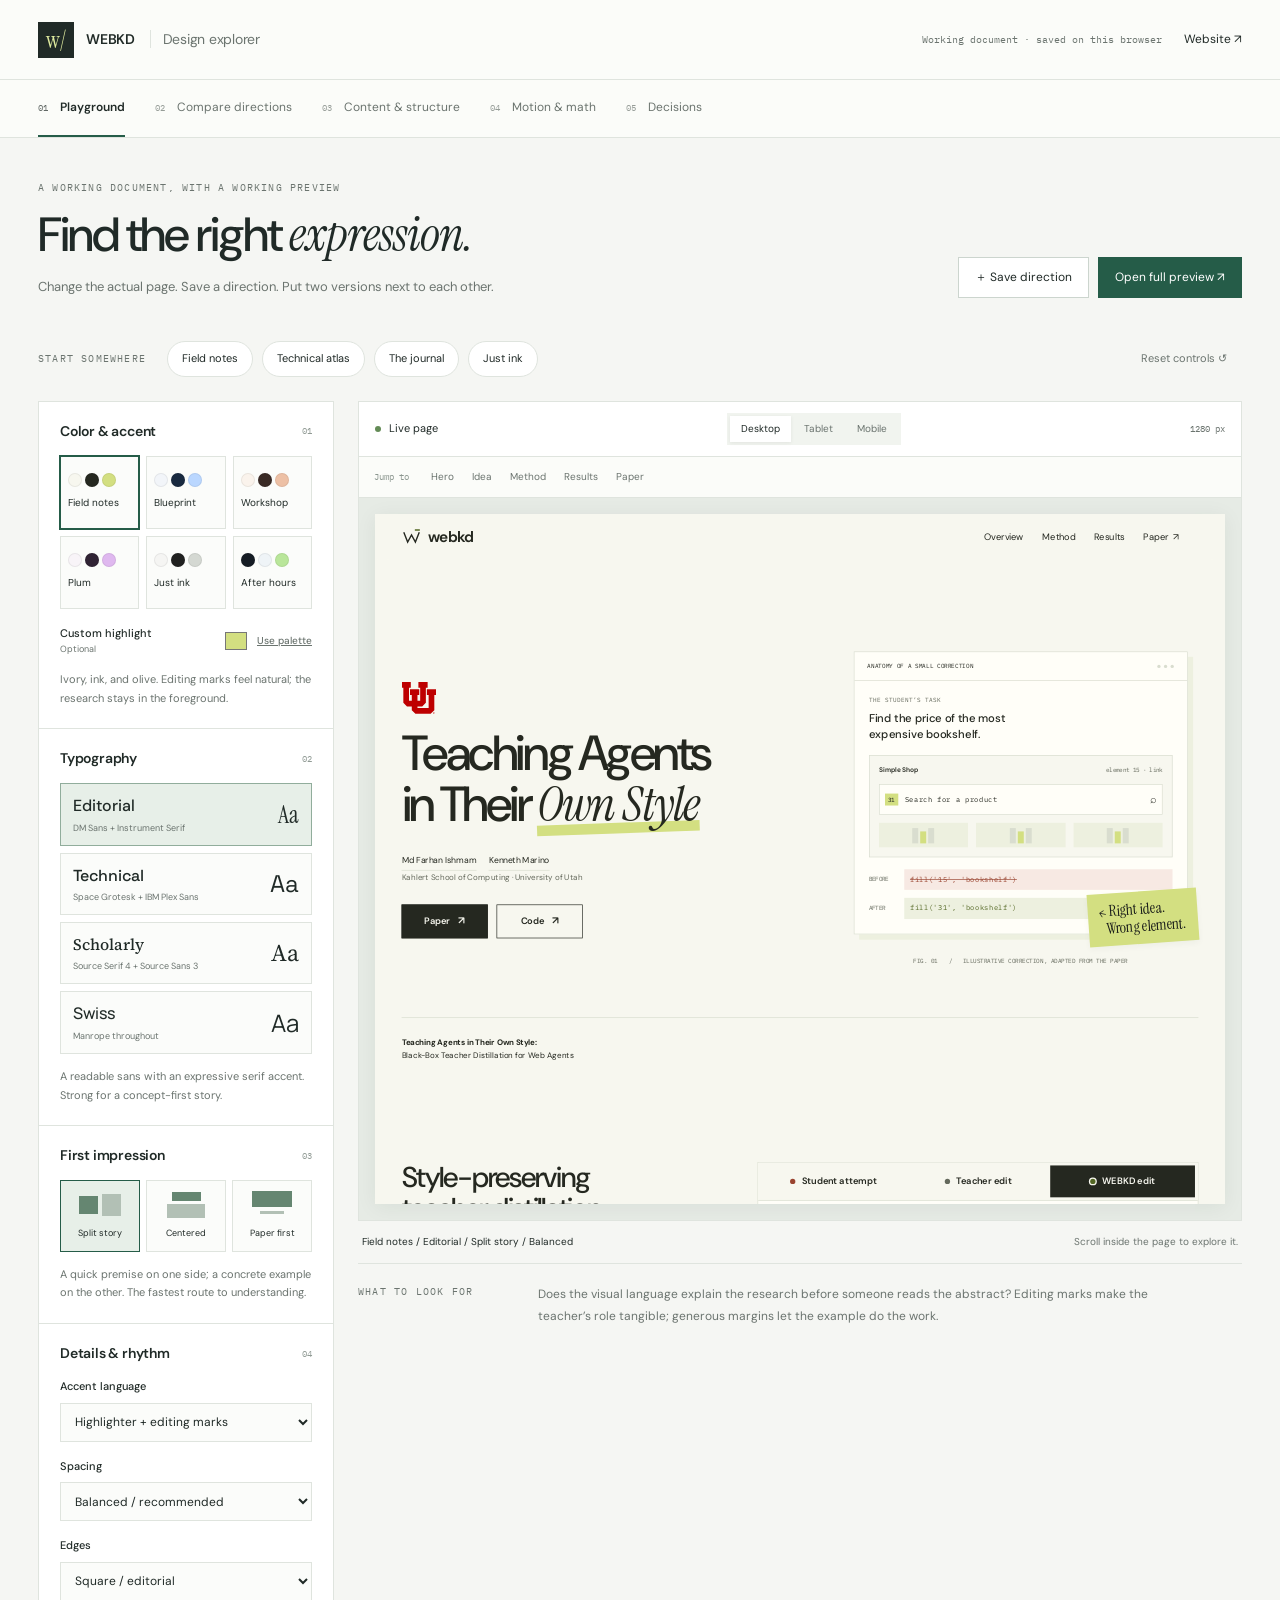
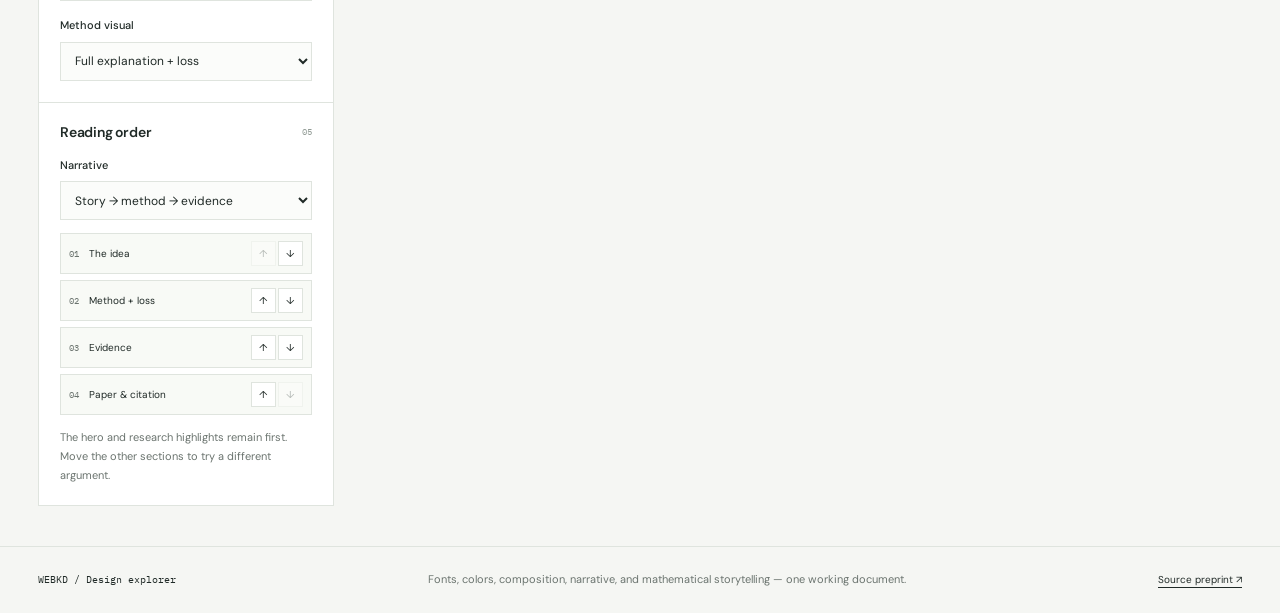
<file: design-explorer.html>
<!doctype html>
<html lang="en">
<head>
  <meta charset="utf-8">
  <meta name="viewport" content="width=device-width, initial-scale=1">
  <title>WEBKD — Design explorer & working document</title>
  <meta name="description" content="An interactive design workbook for the WEBKD research website. Compare typography, accents, composition, content order, and mathematical storytelling.">
  <link rel="icon" href="data:image/svg+xml,%3Csvg xmlns='http://www.w3.org/2000/svg' viewBox='0 0 64 64'%3E%3Crect width='64' height='64' rx='16' fill='%23252820'/%3E%3Cpath d='M12 19l9 27 11-20 11 20 9-27' stroke='%23d3df81' stroke-width='6' fill='none'/%3E%3C/svg%3E">
  <link rel="preconnect" href="https://fonts.googleapis.com">
  <link rel="preconnect" href="https://fonts.gstatic.com" crossorigin>
  <link href="https://fonts.googleapis.com/css2?family=DM+Sans:wght@400;500;600;650;700&family=IBM+Plex+Mono:wght@400;500&family=Instrument+Serif:ital@0;1&family=Manrope:wght@400;500;600;700&family=Source+Serif+4:wght@400;600&family=Space+Grotesk:wght@400;500;600&display=swap" rel="stylesheet">
  <link rel="stylesheet" href="design-explorer.css">
  <script src="design-explorer.js" defer></script>
</head>
<body>
  <a class="skip" href="#workspace">Skip to workspace</a>
  <header class="app-header">
    <a class="app-brand" href="design-explorer.html"><span class="brand-mark">w/</span><span>WEBKD <b>Design explorer</b></span></a>
    <div class="header-end"><span class="save-indicator" id="save-indicator" role="status">Working document · saved on this browser</span><a class="text-link" href="index.html" target="_blank" rel="noopener">Website ↗</a></div>
  </header>
  <nav class="workspace-tabs" role="tablist" aria-label="Design document sections">
    <button id="tab-playground" role="tab" aria-selected="true" aria-controls="panel-playground" data-tab="playground"><span>01</span> Playground</button>
    <button id="tab-compare" role="tab" aria-selected="false" aria-controls="panel-compare" data-tab="compare" tabindex="-1"><span>02</span> Compare directions</button>
    <button id="tab-structure" role="tab" aria-selected="false" aria-controls="panel-structure" data-tab="structure" tabindex="-1"><span>03</span> Content & structure</button>
    <button id="tab-math" role="tab" aria-selected="false" aria-controls="panel-math" data-tab="math" tabindex="-1"><span>04</span> Motion & math</button>
    <button id="tab-notes" role="tab" aria-selected="false" aria-controls="panel-notes" data-tab="notes" tabindex="-1"><span>05</span> Decisions</button>
  </nav>
  <main id="workspace">
    <section id="panel-playground" role="tabpanel" aria-labelledby="tab-playground">
      <div class="page-intro"><div><p class="eyebrow">A working document, with a working preview</p><h1>Find the right <em>expression.</em></h1><p>Change the actual page. Save a direction. Put two versions next to each other.</p></div><div class="intro-actions"><button class="button" data-save-direction>＋ Save direction</button><a class="button primary" id="open-preview" href="index.html" target="_blank" rel="noopener">Open full preview ↗</a></div></div>
      <div class="preset-row"><span class="eyebrow">Start somewhere</span><button data-preset="field">Field notes</button><button data-preset="technical">Technical atlas</button><button data-preset="journal">The journal</button><button data-preset="ink">Just ink</button><button id="reset-design" class="reset">Reset controls ↺</button></div>
      <div class="playground-layout">
        <aside class="controls" aria-label="Design controls">
          <section class="control-section"><div class="control-heading"><h2>Color & accent</h2><span>01</span></div><div class="palette-grid" id="palette-options" role="group" aria-label="Color palette"></div><label class="input-label custom-color"><span>Custom highlight <small>Optional</small></span><span><input type="color" id="custom-accent" value="#d3df81" aria-label="Custom accent color"><button id="clear-accent" class="small-link">Use palette</button></span></label><p class="control-note" id="palette-description"></p></section>
          <section class="control-section"><div class="control-heading"><h2>Typography</h2><span>02</span></div><div class="type-options" id="type-options" role="group" aria-label="Typography pairing"></div><p class="control-note" id="type-description"></p></section>
          <section class="control-section"><div class="control-heading"><h2>First impression</h2><span>03</span></div><div class="composition-options" role="group" aria-label="Hero composition"><button data-setting="hero" data-value="split"><span class="layout-icon split-icon"><i></i><i></i></span>Split story</button><button data-setting="hero" data-value="centered"><span class="layout-icon center-icon"><i></i><i></i></span>Centered</button><button data-setting="hero" data-value="paper"><span class="layout-icon paper-icon"><i></i><i></i></span>Paper first</button></div><p class="control-note" id="hero-description"></p></section>
          <section class="control-section"><div class="control-heading"><h2>Details & rhythm</h2><span>04</span></div><label class="input-label">Accent language<select id="accent-select" data-select="accent"><option value="marker">Highlighter + editing marks</option><option value="underline">Precise underlines</option><option value="dot">Dots + technical annotations</option><option value="quiet">Quiet, minimal decoration</option></select></label><label class="input-label">Spacing<select id="density-select" data-select="density"><option value="spacious">Spacious / slow reading</option><option value="balanced">Balanced / recommended</option><option value="compact">Compact / information first</option></select></label><label class="input-label">Edges<select id="corners-select" data-select="corners"><option value="sharp">Square / editorial</option><option value="soft">Soft / approachable</option></select></label><label class="input-label">Method visual<select id="animation-select" data-select="animation"><option value="deep">Full explanation + loss</option><option value="overview">Quick 22-second overview</option><option value="static">Static scientific diagram</option></select></label></section>
          <section class="control-section"><div class="control-heading"><h2>Reading order</h2><span>05</span></div><label class="input-label">Narrative<select id="order-select"><option value="story">Story → method → evidence</option><option value="evidence">Evidence → story → method</option><option value="method">Method → story → evidence</option><option value="custom">Custom order</option></select></label><ol class="order-list" id="order-list" aria-label="Reorder content sections"></ol><p class="control-note">The hero and research highlights remain first. Move the other sections to try a different argument.</p></section>
        </aside>
        <div class="preview-column">
          <div class="preview-toolbar"><span><i class="live-dot"></i> Live page</span><div class="segmented" role="group" aria-label="Preview viewport"><button data-device="desktop" aria-pressed="true">Desktop</button><button data-device="tablet" aria-pressed="false">Tablet</button><button data-device="mobile" aria-pressed="false">Mobile</button></div><span class="viewport-label" id="viewport-label">1280 px</span></div>
          <div class="preview-jumps" role="group" aria-label="Jump to preview section"><span>Jump to</span><button data-focus="hero">Hero</button><button data-focus="idea">Idea</button><button data-focus="method">Method</button><button data-focus="results">Results</button><button data-focus="paper">Paper</button></div>
          <div class="preview-shell" id="preview-shell"><div class="frame-stage" data-logical-width="1280" data-logical-height="1040"><iframe id="live-preview" src="index.html?explore=1" title="Live website design preview"></iframe></div></div>
          <div class="preview-summary"><p id="current-summary" aria-live="polite"></p><span>Scroll inside the page to explore it.</span></div>
          <div class="design-reason"><span class="eyebrow">What to look for</span><p id="design-reason">Does the visual language explain the research before someone reads the abstract? Editing marks make the teacher’s role tangible; generous margins let the example do the work.</p></div>
        </div>
      </div>
    </section>
    <section id="panel-compare" role="tabpanel" aria-labelledby="tab-compare" hidden>
      <div class="page-intro"><div><p class="eyebrow">Hold one thing constant, change another</p><h1>Two directions.<br><em>A clearer choice.</em></h1><p>Compare saved snapshots or the current working design. Each preview is a complete page.</p></div><button class="button" id="swap-comparison">Swap A & B ⇄</button></div>
      <div class="comparison-grid"><article class="comparison-card"><div class="comparison-heading"><label for="compare-a"><span class="letter">A</span> Direction</label><select id="compare-a"></select><button class="button small" data-use-comparison="a">Use this</button></div><div class="frame-stage comparison-stage" data-logical-width="1160" data-logical-height="1180"><iframe id="compare-frame-a" title="Design comparison A" data-src="index.html?explore=1"></iframe></div><p class="comparison-caption" id="compare-note-a"></p></article><article class="comparison-card"><div class="comparison-heading"><label for="compare-b"><span class="letter">B</span> Direction</label><select id="compare-b"></select><button class="button small" data-use-comparison="b">Use this</button></div><div class="frame-stage comparison-stage" data-logical-width="1160" data-logical-height="1180"><iframe id="compare-frame-b" title="Design comparison B" data-src="index.html?explore=1"></iframe></div><p class="comparison-caption" id="compare-note-b"></p></article></div>
      <div class="comparison-details"><h2>What actually changes?</h2><div class="table-scroll"><table><thead><tr><th scope="col">Design decision</th><th scope="col">Direction A</th><th scope="col">Direction B</th></tr></thead><tbody id="comparison-diff"></tbody></table></div></div>
    </section>
    <section id="panel-structure" role="tabpanel" aria-labelledby="tab-structure" hidden>
      <div class="page-intro"><div><p class="eyebrow">Decide the argument before adding content</p><h1>Structure is<br><em>part of the story.</em></h1><p>Three useful routes through the same research, depending on who arrives and what they need.</p></div><button class="button primary" data-go-tab="playground">Try a structure in the page ↗</button></div>
      <div class="route-grid">
        <article class="route-card"><span class="eyebrow">01 / For a broad ML audience</span><h2>Lead with the idea.</h2><p>Make the teacher-as-editor concept immediately understandable. Build the case before showing the numbers.</p><div class="route-chain"><span>Hook</span><b>↓</b><span>Concrete correction</span><b>↓</b><span>Method + loss</span><b>↓</b><span>Evidence</span><b>↓</b><span>Paper</span></div><p class="tradeoff"><strong>Tradeoff:</strong> technical readers scroll further to reach the equations.</p><button class="button" data-order-preset="story">Use this order ↗</button></article>
        <article class="route-card"><span class="eyebrow">02 / For readers comparing methods</span><h2>Lead with evidence.</h2><p>Give researchers a reason to care early: the benchmark, the baseline, and the actual size of the gain.</p><div class="route-chain"><span>Hook</span><b>↓</b><span>Results + limitations</span><b>↓</b><span>Concrete correction</span><b>↓</b><span>Method + loss</span><b>↓</b><span>Paper</span></div><p class="tradeoff"><strong>Tradeoff:</strong> results need precise context before the method has been explained.</p><button class="button" data-order-preset="evidence">Use this order ↗</button></article>
        <article class="route-card"><span class="eyebrow">03 / For a technical research audience</span><h2>Lead with mechanics.</h2><p>Introduce the algorithm and objective first. Let the explanatory animation carry the technical argument.</p><div class="route-chain"><span>Hook</span><b>↓</b><span>Method + loss</span><b>↓</b><span>Concrete correction</span><b>↓</b><span>Evidence</span><b>↓</b><span>Paper</span></div><p class="tradeoff"><strong>Tradeoff:</strong> a higher entry cost for readers who are new to agent distillation.</p><button class="button" data-order-preset="method">Use this order ↗</button></article>
      </div>
      <div class="content-plan"><div><p class="eyebrow">What belongs where</p><h2>A page with depth,<br>not a pasted paper.</h2><p>The first layer should give the insight. The second should let a researcher inspect the mechanism and evidence.</p></div><div class="table-scroll"><table><thead><tr><th>Section</th><th>Show immediately</th><th>Let readers open</th></tr></thead><tbody><tr><th>Hero</th><td>One takeaway, authors, paper link, concrete visual.</td><td>Full paper title and affiliation remain visible.</td></tr><tr><th>The idea</th><td>Student → teacher → style-preserving correction.</td><td>Original figure and full structured response.</td></tr><tr><th>Method</th><td>Four stages and the two terms of the objective.</td><td>Chaptered animation, exact equations, span weighting and masks.</td></tr><tr><th>Evidence</th><td>One benchmark, explicit baseline, model selector.</td><td>Full table, standard errors, transfer results and limits.</td></tr><tr><th>Paper</th><td>Preprint, authors, copyable citation.</td><td>Code and checkpoints when their release links exist.</td></tr></tbody></table></div></div>
    </section>
    <section id="panel-math" role="tabpanel" aria-labelledby="tab-math" hidden>
      <div class="page-intro"><div><p class="eyebrow">Explain the optimization, not just the pipeline</p><h1>Make the loss<br><em>make sense.</em></h1><p>A deeper Manim treatment, followed by an interactive explanation of what each term controls.</p></div><a class="button" href="https://arxiv.org/pdf/2610.19834#page=7" target="_blank" rel="noopener">Read Eq. 5 in the paper ↗</a></div>
      <div class="motion-layout"><div class="motion-player"><video id="math-film" controls playsinline preload="metadata" poster="assets/webkd-method-poster.png?v=20261014-r3" aria-label="WEBKD method and loss explanation"><source src="assets/webkd-method.mp4?v=20261014-r3" type="video/mp4"></video><div class="motion-footer"><span>Manim · silent, with a written explanation below</span><a href="assets/webkd-method-poster.png?v=20261014-r3" target="_blank" rel="noopener">Static diagram ↗</a></div></div><aside class="chapter-panel"><span class="eyebrow">Chapters</span><div id="chapter-list"><button data-chapter="0.0"><span>01</span><div>The student’s own states<small>Where corrections are made</small></div></button><button data-chapter="9.867"><span>02</span><div>The perplexity premium<small>Why wording can dominate the loss</small></div></button><button data-chapter="20.600"><span>03</span><div>Action contribution<small>Score reasoning; set learning emphasis</small></div></button><button data-chapter="35.833"><span>04</span><div>The complete objective<small>Learning emphasis + rationale anchor</small></div></button><button data-chapter="46.867"><span>05</span><div>What the anchor controls<small>Keep reasoning near its prior</small></div></button><button data-chapter="59.400"><span>06</span><div>Putting it together<small>Correct decisions in the student’s style</small></div></button></div><p class="control-note">Select a chapter to seek and play. The film uses schematic examples, not measured training traces.</p></aside></div>
      <div class="formula-intro"><span class="eyebrow">The central equation / paper Eq. 5</span><h2>Two terms. Two different jobs.</h2><div class="formula-surface"><img src="assets/formulas/loss.svg" alt="L WD equals the sum of token weights times cross entropy divided by the sum of weights, plus beta times the sum of role masks times pointwise KL divided by the sum of role masks." loading="lazy"></div><div class="intuition-pair"><article><span class="term-label">Weighted imitation</span><h3>What deserves attention?</h3><p>Weight reasoning by how much it helps the student predict the corrected action. Divide by the weight sum so changing all weights together does not silently rescale the loss.</p></article><article><span class="term-label anchor">Rationale anchor</span><h3>How far should reasoning move?</h3><p>Penalize drift from the frozen seed on think, plan, and memory tokens. Leave action and step tokens almost unanchored so corrected decisions can be learned.</p></article></div></div>
      <div class="loss-lab"><div class="lab-intro"><span class="eyebrow">Try the intuition</span><h2>Which span earns<br>the learning signal?</h2><p>Move the contribution scores. The weight map follows the paper’s Eq. 10, including average ranks for ties and the dead zone.</p><p class="synthetic-label">Illustrative values · one token per span · not experimental results</p><div class="lab-presets"><button data-lab-preset="distinct">Distinct contributions</button><button data-lab-preset="tied">All tied</button><button data-lab-preset="close">Nearly tied</button></div><label class="input-label beta-label">Anchor strength β <output id="beta-output">0.03</output><input id="beta-slider" type="range" min="0" max="0.3" step="0.01" value="0.03"></label><label class="input-label">Anchor mask<select id="mask-select"><option value="rationale">Rationale only · paper setting</option><option value="all">All tokens · comparison</option><option value="none">No anchor · comparison</option></select></label><p class="control-note">The demo holds target-token cross entropy and log-ratios fixed. β changes the objective’s penalty, not a simulated model’s accuracy.</p></div><div class="lab-workspace"><div id="span-controls"></div><div class="lab-constants"><span>Weight floor φ = 0.1</span><span>Dead zone τ = 0.05 nats</span></div><div class="table-scroll"><table class="loss-table"><thead><tr><th>Role</th><th>CE weight w</th><th>Anchor γ</th><th>Fixed CE</th><th>Fixed d</th></tr></thead><tbody id="loss-lab-table"></tbody></table></div><div class="loss-total" aria-live="polite"><span><small>Weighted CE</small><b id="weighted-ce">—</b></span><strong>+</strong><span><small>β × anchor</small><b id="anchor-term">—</b></span><strong>=</strong><span><small>Illustrative loss</small><b id="loss-total">—</b></span></div><p id="weight-intuition" class="weight-intuition"></p></div></div>
      <div class="equation-grid">
        <article class="equation-card"><span class="eyebrow">Eq. 2 / Diagnose the mismatch</span><h3>Extra surprisal, not raw perplexity.</h3><img src="assets/formulas/premium.svg" alt="Premium equals mean negative log probability of teacher supervision under the seed minus mean negative log probability of student text." loading="lazy"><p>The premium is the difference in mean per-token surprisal: log perplexity of supervision minus log perplexity of the student’s own response. Unfamiliar teacher wording can dominate a uniform loss.</p></article>
        <article class="equation-card"><span class="eyebrow">Eq. 4 / Measure contribution</span><h3>What changes when this span disappears?</h3><img src="assets/formulas/information.svg" alt="Delta s equals the seed model's log probability of the corrected action with the span minus its log probability without the span." loading="lazy"><p>Both scores come from the frozen student checkpoint, computed offline. A negative contribution stays in the ranking; it is not automatically removed.</p></article>
        <article class="equation-card"><span class="eyebrow">Eq. 10 / Map contribution to weight</span><h3>Rank within each step.</h3><img src="assets/formulas/weights.svg" alt="The span weight is clipped between phi and one; the normalized rank is contracted toward one half according to the within-step spread divided by the dead-zone width." loading="lazy"><p>Here rₛ is the normalized within-step rank and σ = max Δ − min Δ is the contribution spread. With φ = 0.1 and τ = 0.05 nats, all-tied contributions give every span weight 0.55; near ties smoothly approach it. Ranks reduce sensitivity to action-probability scale.</p></article>
        <article class="equation-card"><span class="eyebrow">Eq. 5 / Penalize selected drift</span><h3>A pointwise KL surrogate.</h3><img src="assets/formulas/kl.svg" alt="k l i equals exponential d i minus d i minus one, where d i is log seed probability minus log current policy probability of the same target token." loading="lazy"><p>Here pᵢ is the current student’s target-token probability and qᵢ is the frozen seed’s, at the same context. This penalty is evaluated on corpus target tokens, not the exact full-vocabulary KL. The rationale mask is 1 for think/plan/memory and 10⁻⁶ elsewhere in the implementation.</p></article>
      </div>
    </section>
    <section id="panel-notes" role="tabpanel" aria-labelledby="tab-notes" hidden>
      <div class="page-intro"><div><p class="eyebrow">Keep the decisions, not just the screenshots</p><h1>Your design<br><em>working document.</em></h1><p>Save combinations, record why they work, and export a brief when you find a direction.</p></div><div class="intro-actions"><button class="button" id="export-json">Export workspace ↓</button><button class="button primary" id="print-brief">Print / save PDF ↗</button></div></div>
      <div class="decision-layout"><div><section class="notes-card"><h2>What feels right?</h2><label class="input-label">Direction & rationale<textarea id="decision-notes" rows="7" placeholder="For example: Keep the olive editing marks, use the scholarly title treatment, and lead with the loss animation. The page should feel like a research essay."></textarea></label><label class="input-label">Questions to resolve<textarea id="open-questions" rows="4" placeholder="What should the first screen communicate? Should the equations be visible immediately? Which example best explains the student’s style?"></textarea></label><p class="control-note">Notes and saved directions stay in this browser. Export the workspace to keep a portable copy.</p></section><section class="notes-card import-card"><div><h2>Continue from a saved document</h2><p>Import a previously exported explorer workspace.</p></div><label class="button">Import JSON<input type="file" id="import-json" accept="application/json,.json" class="visually-hidden"></label><p id="import-status" role="status"></p></section></div><aside class="decision-summary"><span class="eyebrow">Current working direction</span><dl id="decision-summary"></dl><button class="button" data-save-direction>＋ Save this as a direction</button><button class="button text-button" id="export-brief">Download decision brief ↓</button></aside></div>
      <div class="saved-heading"><h2>Saved directions</h2><p>Snapshots stay fixed while you keep experimenting.</p></div><div class="saved-grid" id="saved-directions"></div>
    </section>
  </main>
  <footer class="app-footer"><span>WEBKD / Design explorer</span><p>Fonts, colors, composition, narrative, and mathematical storytelling — one working document.</p><a href="https://arxiv.org/abs/2610.19834" target="_blank" rel="noopener">Source preprint ↗</a></footer>
  <dialog id="save-dialog" aria-labelledby="save-dialog-title"><form id="save-direction-form"><div class="dialog-heading"><h2 id="save-dialog-title">Save a direction</h2><button type="button" id="close-save" aria-label="Close save dialog">×</button></div><label class="input-label">Name<input id="direction-name" type="text" maxlength="70" required placeholder="Olive, but more technical"></label><label class="input-label">Why this combination?<textarea id="direction-note" rows="3" maxlength="1200" placeholder="What you want to keep or explore further."></textarea></label><button class="button primary" type="submit">Save snapshot</button></form></dialog>
  <div id="toast" role="status" class="toast" hidden></div>
  <section id="print-document" class="print-document" aria-label="Printable design decision document"></section>
</body>
</html>
</file>
<file: loss-explainer.css>
.film-chapters{display:flex;gap:6px;flex-wrap:wrap;padding:14px 20px;border-top:1px solid var(--line)}.film-chapters button{border:1px solid var(--line);background:var(--surface);font:10px var(--sans);padding:7px 11px;color:var(--muted)}.film-chapters button:hover{color:var(--ink);background:var(--tint)}.film-chapters button span{font:9px var(--mono);margin-right:5px;opacity:.7}.loss-explainer{margin-top:45px;border-top:1px solid var(--line);padding-top:35px}.loss-heading{display:flex;align-items:baseline;justify-content:space-between;gap:25px}.loss-heading h3{font-size:27px;letter-spacing:-.6px}.loss-heading .mono{font-size:9px;color:var(--muted)}.loss-equation{background:#fffef8;border:1px solid var(--line);padding:30px;margin-top:24px;overflow:hidden}.loss-equation img{display:block;width:min(840px,100%);height:auto;margin:auto}.loss-explainer .loss-terms{display:grid;grid-template-columns:1fr 1fr;gap:40px;margin-top:25px}.loss-terms h4{font-size:14px;font-weight:550;line-height:1.5;margin:0}.loss-terms p{font-size:12px;line-height:1.85;color:var(--muted);margin-top:8px}.loss-details{margin-top:25px;border-top:1px solid var(--line);padding-top:16px}.loss-details summary{font-size:12px;cursor:pointer}.loss-details-grid{display:grid;grid-template-columns:1fr 1fr;gap:20px;margin-top:24px}.loss-detail{padding:22px;border:1px solid var(--line);background:var(--surface);min-width:0}.loss-detail .mono{font-size:9px;color:var(--accent-dark)}.loss-detail h4{margin:10px 0 0;font-size:16px;line-height:1.4;font-weight:500}.loss-detail .equation-canvas{padding:14px;background:#fffef8;border:1px solid var(--line);margin:17px 0}.loss-detail img{width:100%;height:100px;object-fit:contain;display:block}.loss-detail p{font-size:11px;line-height:1.85;color:var(--muted)}.loss-note{font-size:10px;color:var(--muted);margin-top:20px}.loss-note a{font-weight:500}.loss-explainer code{font-size:11px}.loss-details-grid li{font-size:11px;line-height:1.8;color:var(--muted)}@media(max-width:760px){.film-chapters{padding:12px 14px;gap:5px}.film-chapters button{font-size:9px;padding:7px 8px}.loss-explainer{margin-top:30px;padding-top:26px}.loss-heading{display:block}.loss-heading .mono{margin-top:12px;display:block}.loss-heading h3{font-size:25px}.loss-equation{padding:18px 12px}.loss-explainer .loss-terms{grid-template-columns:1fr;gap:20px}.loss-details-grid{grid-template-columns:1fr}.loss-detail img{height:90px}}
</file>
<file: design-preview.css>
/* Settings are scoped to an active design so the published default stays intact. */
.design-launch{text-decoration:none}
html[data-preview=embedded] .site-header{position:relative}
html[data-preview=embedded] .design-launch,html[data-preview=embedded] #design-dialog{display:none}
html[data-preview=embedded]{scroll-padding-top:24px}
html[data-design=active][data-theme=notebook]{--paper:#f7f7ef;--surface:#fffef8;--ink:#252820;--muted:#64695c;--line:#d9ddcf;--accent:#d3df81;--accent-dark:#536724;--tint:#edf0df}
html[data-design=active][data-theme=plum]{--paper:#f8f4f8;--surface:#fffbff;--ink:#302334;--muted:#756779;--line:#e2d5e5;--accent:#dfb8ef;--accent-dark:#74428b;--tint:#efe4f2}
html[data-design=active][data-theme=mono]{--paper:#f5f5f3;--surface:#fff;--ink:#202120;--muted:#626563;--line:#d7d9d6;--accent:#d4d8d2;--accent-dark:#454c43;--tint:#e9ece7}
html[data-design=active][data-theme=night]{--paper:#151c24;--surface:#1b2630;--ink:#eff4f7;--muted:#a5b5c0;--line:#35434d;--accent:#b9e69a;--accent-dark:#b9e69a;--tint:#243239;--error:#f0aa95;--error-bg:#3a2c2a;--accent-ink:#151c24;color-scheme:dark}
html[data-design=active]{--accent-ink:var(--ink)}
html[data-design=active] .hero h1 em{isolation:isolate}
html[data-design=active] .editor-note,html[data-design=active] .bid,html[data-design=active] .token.solid{color:var(--accent-ink)}
html[data-design=active] .paper-section .button{color:var(--accent-ink)}
html[data-design=active] .paper-section .button:hover{color:var(--ink)}
html[data-theme=night][data-design=active] .paper-section{background:#0d131a;color:var(--ink)}
html[data-theme=night][data-design=active] .paper-section .button:hover{color:var(--ink)}
html[data-theme=night][data-design=active] .button.primary{background:var(--accent);color:var(--accent-ink);border-color:var(--accent)}
html[data-theme=night][data-design=active] .model-buttons button[aria-pressed=true]{color:var(--paper)}
html[data-theme=night][data-design=active] .bar{background:#5d727b}
html[data-theme=night][data-design=active] .chart-row.highlight .bar{background:var(--accent-dark)}
html[data-typography=technical]{--sans:'IBM Plex Sans',Arial,sans-serif;--serif:'Space Grotesk',Arial,sans-serif}
html[data-typography=technical] h1,html[data-typography=technical] h2,html[data-typography=technical] h3,html[data-typography=technical] .metric-value,html[data-typography=technical] .gain{font-family:'Space Grotesk',Arial,sans-serif;letter-spacing:-.045em}
html[data-typography=technical] h1 em,html[data-typography=technical] h2 em{font-style:normal;font-weight:500}
html[data-typography=technical] .hero h1{font-size:clamp(48px,5.3vw,76px)}
html[data-typography=technical] .sheet{box-shadow:5px 5px 0 var(--line)}
html[data-typography=scholarly]{--sans:'Source Sans 3',Arial,sans-serif;--serif:'Source Serif 4',Georgia,serif}
html[data-typography=scholarly] h1,html[data-typography=scholarly] h2,html[data-typography=scholarly] h3{font-family:var(--serif);letter-spacing:-.045em}
html[data-typography=scholarly] .hero h1{font-size:clamp(48px,5.2vw,75px);line-height:1.1}
html[data-typography=scholarly] .hero h1 em{letter-spacing:-.045em}
html[data-typography=scholarly] .hero-intro,html[data-typography=scholarly] .lead{font-size:18px;line-height:1.75}
html[data-typography=scholarly] .editor-note{font-size:19px}
html[data-typography=swiss]{--sans:'Manrope',Arial,sans-serif;--serif:'Manrope',Arial,sans-serif}
html[data-typography=swiss] h1,html[data-typography=swiss] h2,html[data-typography=swiss] h3{font-weight:600;letter-spacing:-.055em}
html[data-typography=swiss] h1 em,html[data-typography=swiss] h2 em{font-style:normal;font-weight:600;letter-spacing:inherit}
html[data-typography=swiss] .hero h1{font-size:clamp(47px,5.1vw,74px)}
html[data-typography=swiss] .editor-note{font-size:16px;font-weight:600;line-height:1.4;transform:none}
html[data-typography=swiss] .hero-art{background-image:none}
html[data-typography=swiss] .sheet{box-shadow:none}
html[data-hero=centered] .hero-grid{grid-template-columns:1fr;text-align:center;gap:40px}
html[data-hero=centered] .hero-grid>div{max-width:890px;margin:auto}
html[data-hero=centered] .hero h1{font-size:clamp(56px,7vw,94px);line-height:1.02}
html[data-hero=centered] .hero h1 br:nth-of-type(2){display:none}
html[data-hero=centered] .hero-intro{max-width:600px;margin:26px auto 0}
html[data-hero=centered] .hero-actions,html[data-hero=centered] .names{justify-content:center}
html[data-hero=centered] .hero-art{width:min(610px,100%);margin:0 auto;text-align:left}
html[data-hero=centered] .hero-top{justify-content:center}
html[data-hero=centered] .hero-top .edition{display:none}
html[data-hero=centered] .paper-title{max-width:900px;margin:48px auto 0}
html[data-hero=paper] .hero{padding-top:60px;padding-bottom:55px}
html[data-hero=paper] .hero-top{justify-content:center}
html[data-hero=paper] .hero-top .edition{display:none}
html[data-hero=paper] .hero-grid{display:block;max-width:990px;margin:34px auto 0;text-align:center}
html[data-hero=paper] .hero-art,html[data-hero=paper] .paper-title{display:none}
html[data-hero=paper] .hero h1{font-size:clamp(42px,5vw,67px);line-height:1.13;letter-spacing:-.04em;text-wrap:balance}
html[data-hero=paper] .hero h1 em{letter-spacing:-.04em;white-space:normal}
html[data-hero=paper] .hero h1 span{display:block;font-size:.66em;line-height:1.24;margin-top:12px;font-weight:400;letter-spacing:-.025em}
html[data-hero=paper] .hero-intro{max-width:660px;margin:28px auto 0;font-size:17px}
html[data-hero=paper] .hero-actions,html[data-hero=paper] .names{justify-content:center}
html[data-hero=paper] .author-block{margin-top:25px}
html[data-accent=marker] .hero h1 em:after{height:.22em;bottom:.05em;transform:rotate(-2deg)}
html[data-accent=underline] .hero h1 em:after{height:3px;bottom:0;background:var(--accent-dark);transform:none}
html[data-accent=underline] .editor-note{background:transparent;color:var(--accent-dark);box-shadow:none;border-bottom:2px solid var(--accent-dark);transform:rotate(-3deg);padding:8px 14px}
html[data-accent=underline] .section h2 em{text-decoration:underline;text-decoration-thickness:2px;text-underline-offset:7px;text-decoration-color:var(--accent-dark)}
html[data-accent=dot] .hero h1 em:after{height:.15em;width:.15em;left:auto;right:-.23em;bottom:.16em;border-radius:50%;transform:none;background:var(--accent-dark)}
html[data-accent=dot] .eyebrow:before{border-radius:50%;width:9px;height:9px}
html[data-accent=dot] .editor-note{background:var(--surface);color:var(--accent-dark);border-left:4px solid var(--accent-dark);box-shadow:none;transform:none}
html[data-accent=dot] .section-number span{border-radius:50%;min-width:25px;text-align:center;background:var(--accent);border-color:transparent;color:var(--accent-ink)}
html[data-accent=quiet] .hero h1 em:after{display:none}
html[data-accent=quiet] .hero-art{background-image:none}
html[data-accent=quiet] .sheet{box-shadow:none}
html[data-accent=quiet] .editor-note{background:var(--surface);color:var(--muted);border:1px solid var(--line);box-shadow:none;transform:none;font-family:var(--sans);font-size:16px}
html[data-accent=quiet] .eyebrow:before{background:var(--muted)}
html[data-density=spacious] .section{padding-top:115px;padding-bottom:115px}
html[data-density=spacious] .hero{padding-top:105px;padding-bottom:70px}
html[data-density=spacious] .section-head{margin-bottom:55px}
html[data-density=spacious] .paper-section{padding-top:88px;padding-bottom:88px}
html[data-density=spacious] .hero-grid{gap:85px}
html[data-density=compact] .section{padding-top:54px;padding-bottom:54px}
html[data-density=compact] .hero{padding-top:40px;padding-bottom:34px}
html[data-density=compact] .hero-grid{margin-top:26px;gap:40px}
html[data-density=compact] .hero h1{font-size:clamp(48px,5vw,68px)}
html[data-density=compact] .paper-title{margin-top:32px;padding-top:20px}
html[data-density=compact] .section-head{margin-bottom:26px}
html[data-density=compact] .paper-section{padding-top:44px;padding-bottom:44px}
html[data-density=compact] .metric{padding-top:20px;padding-bottom:20px}
html[data-corners=soft] .sheet,html[data-corners=soft] .example,html[data-corners=soft] .chart-panel,html[data-corners=soft] .method-film,html[data-corners=soft] .citation,html[data-corners=soft] .table-scroll{border-radius:16px;overflow:hidden}
html[data-corners=soft] .button,html[data-corners=soft] .nav-paper,html[data-corners=soft] .model-buttons button,html[data-corners=soft] .demo-controls button,html[data-corners=soft] .mini-browser,html[data-corners=soft] .fake-search,html[data-corners=soft] .trace-part code{border-radius:8px}
html[data-corners=soft] .editor-note,html[data-corners=soft] .token{border-radius:6px}
.design-method-poster{display:block;width:100%;height:auto;aspect-ratio:16/9;object-fit:contain;background:#f7f7ef}
.design-method-poster[hidden],.method-film video[hidden]{display:none}
.method-film[data-mode=overview] .film-chapters,.method-film[data-mode=static] .film-chapters,.method-film[data-mode=overview] .film-transcript{display:none}
@media(max-width:760px){
  html[data-design=active] .hero h1{font-size:clamp(45px,8.8vw,65px);letter-spacing:-.045em}
  html[data-design=active] .hero h1 em{letter-spacing:inherit}
  html[data-design=active] .hero h1 em{white-space:normal}
  html[data-hero=centered] .hero h1 br:nth-of-type(2){display:block}
  html[data-hero=paper] .hero h1{font-size:clamp(35px,7.7vw,52px)}
  html[data-hero=paper] .hero h1 span{font-size:.72em}
  html[data-hero=paper] .hero-intro{font-size:15px}
  html[data-hero=paper] .hero-actions,html[data-hero=centered] .hero-actions{max-width:420px;margin-left:auto;margin-right:auto}
  html[data-density=spacious] .section{padding:78px 0}
  html[data-density=spacious] .hero{padding:65px 0 50px}
  html[data-density=spacious] .hero-grid{gap:45px}
  html[data-density=spacious] .section-head{margin-bottom:36px}
  html[data-density=compact] .section{padding:38px 0}
  html[data-density=compact] .hero{padding:28px 0}
  html[data-density=compact] .hero-grid{gap:26px}
  html[data-design=active] .section h2{font-size:35px}
  html[data-design=active] .author-block .names{flex-wrap:wrap;column-gap:18px;row-gap:3px}
  html[data-design=active] .editor-note{right:0}
}
</file>
<file: site-theme.css>
/* Paired appearances for every design direction. Typography and composition stay intact. */
html[data-mode=light] {
  color-scheme: light;
  --error: #99432f;
  --error-bg: #f7e9e3;
  --accent-ink: #20261b;
  --paper-panel: var(--ink);
  --paper-panel-ink: #f8f9f4;
  --paper-panel-muted: #d5d9d0;
  --paper-panel-line: #ffffff35;
  --paper-panel-accent: color-mix(in srgb, var(--accent) 45%, white);
  --bar-neutral: #87937f;
  --figure-paper: #fffef8;
}
html[data-mode=light][data-theme=notebook] {
  --paper:#f7f7ef; --surface:#fffef8; --ink:#252820; --muted:#64695c;
  --line:#d9ddcf; --accent:#d3df81; --accent-dark:#536724; --tint:#edf0df;
}
html[data-mode=light][data-theme=blueprint] {
  --paper:#f2f5f9; --surface:#ffffff; --ink:#192a40; --muted:#5a6879;
  --line:#d3dce7; --accent:#bad7ff; --accent-dark:#285cb1; --tint:#e4edf8;
  --bar-neutral:#7e94aa;
}
html[data-mode=light][data-theme=workshop] {
  --paper:#faf3ec; --surface:#fffaf5; --ink:#392a25; --muted:#766056;
  --line:#e6d6ca; --accent:#edc0a5; --accent-dark:#a0462b; --tint:#f3e4d8;
  --bar-neutral:#aa8b75;
}
html[data-mode=light][data-theme=plum] {
  --paper:#f8f4f8; --surface:#fffbff; --ink:#302334; --muted:#6f6173;
  --line:#e2d5e5; --accent:#dfb8ef; --accent-dark:#74428b; --tint:#efe4f2;
  --bar-neutral:#9f89ab;
}
html[data-mode=light][data-theme=mono] {
  --paper:#f5f5f3; --surface:#ffffff; --ink:#202120; --muted:#626563;
  --line:#d7d9d6; --accent:#d4d8d2; --accent-dark:#454c43; --tint:#e9ece7;
  --bar-neutral:#89928a;
}
html[data-mode=light][data-theme=night] {
  color-scheme: light;
  --paper:#f2f6f2; --surface:#fbfefb; --ink:#203027; --muted:#5c6c63;
  --line:#d2dfd6; --accent:#b9e69a; --accent-dark:#3e692f; --tint:#e4efdf;
  --error:#99432f; --error-bg:#f7e9e3; --accent-ink:#203027;
  --bar-neutral:#809588;
}

html[data-mode=dark] {
  color-scheme: dark;
  --error: #f0ad98;
  --error-bg: #422e29;
  --accent-ink: #1a2117;
  --paper-panel: #10150f;
  --paper-panel-ink: var(--ink);
  --paper-panel-muted: var(--muted);
  --paper-panel-line: var(--line);
  --paper-panel-accent: var(--accent-dark);
  --bar-neutral: #71836a;
  --figure-paper: #fffef8;
}
html[data-mode=dark][data-theme=notebook] {
  /* The selected Field notes direction pairs with the requested After hours mode. */
  --paper:#151c24; --surface:#1b2630; --ink:#eff4f7; --muted:#a5b5c0;
  --line:#35434d; --accent:#b9e69a; --accent-dark:#b9e69a; --tint:#243239;
  --paper-panel:#0d131a; --bar-neutral:#708995; --accent-ink:#151c24;
}
html[data-mode=dark][data-theme=blueprint] {
  --paper:#141b25; --surface:#1d2937; --ink:#eaf1fa; --muted:#a8b8cb;
  --line:#3a4d62; --accent:#bad7ff; --accent-dark:#a5c9fa; --tint:#27364a;
  --paper-panel:#0d131c; --bar-neutral:#6c829a; --accent-ink:#172336;
}
html[data-mode=dark][data-theme=workshop] {
  --paper:#241c19; --surface:#30251f; --ink:#f8ece2; --muted:#ccb1a1;
  --line:#574236; --accent:#edc0a5; --accent-dark:#e7b290; --tint:#3b2d25;
  --paper-panel:#18120f; --bar-neutral:#997e6d; --accent-ink:#30211a;
}
html[data-mode=dark][data-theme=plum] {
  --paper:#211927; --surface:#2b2333; --ink:#f4edf8; --muted:#bfb0cb;
  --line:#504058; --accent:#dfb8ef; --accent-dark:#d7a8ed; --tint:#362a40;
  --paper-panel:#150f19; --bar-neutral:#8f789e; --accent-ink:#291b31;
}
html[data-mode=dark][data-theme=mono] {
  --paper:#191b1a; --surface:#252826; --ink:#f1f3ef; --muted:#b2b9b2;
  --line:#454c46; --accent:#d4d8d2; --accent-dark:#c8d0c5; --tint:#303630;
  --paper-panel:#101311; --bar-neutral:#78877b; --accent-ink:#202720;
}
html[data-mode=dark][data-theme=night] {
  --paper:#151c24; --surface:#1b2630; --ink:#eff4f7; --muted:#a5b5c0;
  --line:#35434d; --accent:#b9e69a; --accent-dark:#b9e69a; --tint:#243239;
  --paper-panel:#0d131a; --bar-neutral:#708995; --accent-ink:#151c24;
}

/* Explicit values prevent older palette-specific overrides from reversing a mode. */
html[data-mode][data-theme] ::selection {background:var(--accent);color:var(--accent-ink)}
html[data-mode][data-theme] .button.primary {
  background:var(--ink); border-color:var(--ink); color:var(--paper);
}
html[data-mode=dark][data-theme] .button.primary {
  background:var(--accent); border-color:var(--accent); color:var(--accent-ink);
}
html[data-mode][data-theme] .button.primary:hover {
  background:var(--tint); border-color:var(--accent-dark); color:var(--ink);
}
html[data-mode][data-theme] .model-buttons button[aria-pressed=true] {
  background:var(--ink); border-color:var(--ink); color:var(--paper);
}
html[data-mode][data-theme] .bar {background:var(--bar-neutral)}
html[data-mode][data-theme] .chart-row.highlight .bar {background:var(--accent-dark)}
html[data-mode][data-theme] .bid,
html[data-mode][data-theme] .token.solid {color:var(--accent-ink)}
html[data-mode][data-theme] .editor-note {color:var(--accent-ink)}
html[data-mode][data-theme][data-accent=underline] .editor-note,
html[data-mode][data-theme][data-accent=dot] .editor-note {color:var(--accent-dark)}
html[data-mode][data-theme][data-accent=quiet] .editor-note {color:var(--muted)}
html[data-mode=dark][data-accent=marker] .hero h1 em:after,
html[data-mode=dark]:not([data-accent]) .hero h1 em:after {
  background:color-mix(in srgb, var(--accent) 32%, transparent);
}
html[data-mode][data-theme] .paper-section {
  background:var(--paper-panel); color:var(--paper-panel-ink);
}
html[data-mode][data-theme] .paper-section .paper-authors,
html[data-mode][data-theme] .paper-section .institution,
html[data-mode][data-theme] .paper-section .abstract-note,
html[data-mode][data-theme] .paper-section .citation pre,
html[data-mode][data-theme] .paper-section .cite-note {color:var(--paper-panel-muted)}
html[data-mode][data-theme] .paper-section .section-number,
html[data-mode][data-theme] .paper-section .abstract-note .mono,
html[data-mode][data-theme] .paper-section .copy-button {color:var(--paper-panel-accent)}
html[data-mode][data-theme] .paper-section .section-number span,
html[data-mode][data-theme] .paper-section .citation,
html[data-mode][data-theme] .paper-section .citation-header,
html[data-mode][data-theme] .paper-section .copy-button {border-color:var(--paper-panel-line)}
html[data-mode][data-theme] .paper-section .copy-button:hover {
  background:color-mix(in srgb, var(--paper-panel-ink) 9%, transparent);
}
html[data-mode][data-theme] .paper-section .button {
  background:var(--accent); border-color:var(--accent); color:var(--accent-ink);
}
html[data-mode][data-theme] .paper-section .button:hover {
  background:var(--surface); border-color:var(--accent-dark); color:var(--ink);
}
html[data-mode][data-theme] .paper-section :focus-visible {
  outline-color:var(--paper-panel-accent);
}
/* Typeset SVGs and the rendered film intentionally remain light research figures. */
html[data-mode][data-theme] .loss-equation,
html[data-mode][data-theme] .loss-detail .equation-canvas {
  background:var(--figure-paper); color:#252820;
}
html[data-mode][data-theme] .method-film video,
html[data-mode][data-theme] .design-method-poster {background:#f7f7ef}

.header-actions {display:flex;align-items:center;gap:10px;flex-shrink:0}
.site-header .nav {margin-left:auto}
.theme-toggle {
  display:inline-flex; align-items:center; justify-content:center; gap:8px;
  min-height:40px; padding:8px 12px; flex-shrink:0;
  border:1px solid var(--line); background:var(--surface); color:var(--ink);
  font:500 12px/1.25 var(--sans); white-space:nowrap;
  transition:background .15s,border-color .15s;
}
.theme-toggle:hover {background:var(--tint);border-color:var(--accent-dark)}
.theme-toggle:focus-visible {outline:3px solid var(--accent-dark);outline-offset:4px}
.theme-toggle svg {width:16px;height:16px;flex-shrink:0}
html[data-corners=soft] .theme-toggle {border-radius:8px}
html[data-mode=light] .theme-icon-dark,
html[data-mode=dark] .theme-icon-light {display:none}
html[data-mode=light] .theme-icon-light,
html[data-mode=dark] .theme-icon-dark {display:block}
html[data-preview=embedded] .theme-toggle {display:none}
@media(max-width:760px) {
  .theme-toggle {width:40px;height:40px;padding:10px}
  .theme-toggle .theme-label {display:none}
  .theme-toggle svg {width:18px;height:18px}
}
@media(prefers-reduced-motion:reduce) {.theme-toggle{transition:none}}
@media print {
  .theme-toggle {display:none!important}
  html[data-mode][data-theme] {
    color-scheme:light; --paper:#ffffff; --surface:#ffffff; --ink:#111111;
    --muted:#444444; --line:#bbbbbb; --tint:#f4f4f4;
    --accent:#e4e8d9; --accent-dark:#333333; --accent-ink:#111111;
    --paper-panel:#ffffff; --paper-panel-ink:#111111; --paper-panel-muted:#444444;
    --paper-panel-accent:#333333; --paper-panel-line:#bbbbbb;
  }
}
</file>
<file: paper-layout.css>
/* Academic page hierarchy, applied to the approved design and its previews. */
.paper-title-row {display:flex;flex-direction:column;align-items:center;gap:22px}
.paper-title-row h1 {min-width:0}
.institution-mark {display:block;width:52px;flex:none;line-height:0}
html:not([data-hero=paper]) .paper-title-row {display:block}
html:not([data-hero=paper]) .institution-mark {margin:0 0 20px}
.institution-mark img {display:block;width:100%;height:auto}
html[data-hero=paper] .hero {padding-top:48px;padding-bottom:44px}
html[data-hero=paper] .hero-grid {max-width:none;margin-top:0}
html[data-hero=paper] .hero h1 {font-size:clamp(34px,4.05vw,55px);line-height:1.22;text-wrap:initial}
html[data-hero=paper] .hero h1 .paper-heading-main {font-size:1em;font-weight:600;letter-spacing:-.05em;margin:0;line-height:1.25;white-space:nowrap}
html[data-hero=paper] .hero h1 .paper-heading-subtitle {font-size:.64em;line-height:1.4;margin-top:14px;letter-spacing:-.025em}
html[data-hero=paper] .hero .author-block {margin-top:28px;font-size:14px}
html[data-hero=paper] .hero .author-block .names {font-size:15px;gap:28px}
html[data-hero=paper] .hero .hero-actions {margin-top:25px;gap:12px}
.hero .hero-actions .button {min-width:130px}
.insight {border-top:1px solid var(--line)}
.loss-explainer {margin-top:30px;padding-top:0;border-top:0}
.loss-details {margin:0;border:1px solid var(--line);padding:0;background:var(--surface)}
.loss-details>summary {font-size:19px;font-weight:500;line-height:1.5;padding:22px 25px;cursor:pointer;list-style:none;display:flex;gap:18px;align-items:center;justify-content:space-between}
.loss-details>summary::-webkit-details-marker {display:none}
.loss-details>summary::after {content:'+';font-size:27px;line-height:1;font-weight:400;color:var(--accent-dark);flex-shrink:0}
.loss-details[open]>summary::after {content:'−'}
.loss-details>summary:hover {background:var(--tint)}
.loss-details-grid {margin:0;padding:25px;border-top:1px solid var(--line)}
.loss-detail {padding:24px}
.loss-detail .mono {font-size:10px}
.loss-detail h4 {font-size:18px;line-height:1.5}
.loss-detail p {font-size:13px;line-height:1.8}
.loss-detail-objective {grid-column:1/-1}
.objective-layout {display:grid;grid-template-columns:minmax(0,1.25fr) minmax(240px,.85fr);gap:28px;align-items:center;margin-top:22px}
.loss-detail-objective .equation-canvas {display:flex;align-items:center;justify-content:center;min-width:0;min-height:158px;margin:0;padding:22px 18px;text-decoration:none}
.loss-detail-objective .equation-canvas:focus-visible {outline:2px solid var(--accent-dark);outline-offset:4px}
.loss-detail-objective .equation-canvas img {width:100%;max-width:620px;height:auto;max-height:140px;object-fit:contain}
.objective-terms {margin:0;display:grid;gap:20px}
.objective-terms dt {font-size:14px;font-weight:600;line-height:1.45;color:var(--ink)}
.objective-terms dd {margin:6px 0 0;font-size:13px;line-height:1.7;color:var(--muted)}
.loss-detail-objective .objective-normalization {margin:20px 0 0;padding-top:16px;border-top:1px solid var(--line);font-size:12px;line-height:1.7}
@media(max-width:1000px) {.objective-layout {grid-template-columns:1fr;gap:22px}.objective-terms {grid-template-columns:1fr 1fr;gap:24px}.loss-detail-objective .equation-canvas img {max-width:600px}}
.loss-note {padding:0 25px 22px;margin:0;font-size:12px}
html[data-hero=paper] .paper-section h2 {font-size:28px}
.paper-section .citation {margin-top:0}
@media(max-width:1050px) and (min-width:761px) {
  .institution-mark {width:48px}
  .paper-title-row {gap:20px}
  html[data-hero=paper] .hero h1 {font-size:clamp(30px,4.05vw,43px)}
}
@media(max-width:760px) {
  html[data-hero=paper] .hero {padding-top:32px;padding-bottom:32px}
  .paper-title-row {gap:16px}
  .institution-mark {width:40px}
  html[data-hero=paper] .hero-grid {margin-top:0}
  html[data-hero=paper] .hero h1 {font-size:clamp(24px,5.8vw,36px);text-align:center}
  html[data-hero=paper] .hero h1 .paper-heading-main {white-space:normal;text-wrap:balance}
  html[data-hero=paper] .hero h1 .paper-heading-subtitle {font-size:.68em;text-wrap:balance}
  html[data-hero=paper] .hero .author-block .names {font-size:13px;gap:18px}
  html[data-hero=paper] .hero .author-block {font-size:12px}
  html[data-hero=paper] .hero .hero-actions {max-width:310px}
  .hero .hero-actions .button {min-width:0}
  .loss-details>summary {font-size:17px;padding:18px;gap:12px}
  .loss-details-grid {padding:14px;gap:14px}
  .loss-detail {padding:18px}
  .loss-detail h4 {font-size:17px}
  .loss-detail p {font-size:13px}
  .objective-layout {margin-top:18px;gap:20px}
  .loss-detail-objective .equation-canvas {min-height:0;padding:20px 12px}
  .loss-detail-objective .equation-canvas img {min-height:0;height:auto}
  .objective-terms {grid-template-columns:1fr;gap:17px}
  .objective-terms dd {font-size:13px;line-height:1.7}
  .loss-detail-objective .objective-normalization {margin-top:18px;padding-top:14px}
  .loss-note {padding:0 18px 18px;font-size:11px}
}

html[data-preview=embedded] .design-link {display:none}
</file>
<file: results.css>
.benchmark-panel{margin-top:28px;border:1px solid var(--line);background:var(--surface);min-width:0}
.benchmark-heading{display:flex;justify-content:space-between;gap:24px;padding:26px 28px 22px;border-bottom:1px solid var(--line)}
.benchmark-heading h3{font:600 23px/1.25 var(--sans);letter-spacing:-.6px}
.benchmark-controls{display:flex;align-items:center;justify-content:space-between;gap:20px;flex-wrap:wrap;padding:17px 28px;border-bottom:1px solid var(--line)}
.benchmark-models{display:flex;gap:5px;flex-wrap:wrap}
.benchmark-models button{padding:9px 12px;border:1px solid var(--line);background:var(--surface);color:var(--muted);font:500 11px/1.35 var(--sans)}
.benchmark-models button:hover{color:var(--ink);border-color:var(--accent-dark)}
.benchmark-models button[aria-pressed=true]{background:var(--ink);color:var(--paper);border-color:var(--ink)}
.benchmark-select{display:flex;align-items:center;gap:10px;color:var(--muted);font:10px/1.4 var(--mono)}
.benchmark-select select{font:500 11px/1.4 var(--sans);padding:9px 29px 9px 11px;min-height:36px;border:1px solid var(--line);border-radius:0;background:var(--surface);color:var(--ink)}
.benchmark-select select:focus-visible{outline:3px solid var(--accent-dark);outline-offset:3px}
.benchmark-chart{padding:26px 28px 22px;--result-label:170px;--result-number:104px;--result-gap:18px}
.benchmark-chart-meta{display:flex;justify-content:space-between;gap:20px;align-items:baseline;margin-bottom:24px;font:9px/1.6 var(--mono);color:var(--muted)}
.benchmark-context{color:var(--ink)}
.benchmark-rows{display:grid;gap:20px}
.benchmark-row{display:grid;grid-template-columns:var(--result-label) minmax(0,1fr) var(--result-number);gap:var(--result-gap);align-items:center;min-width:0}
.benchmark-method{font-size:12px;line-height:1.4}
.benchmark-track{position:relative;display:block;height:27px;border-left:1px solid var(--line);background:repeating-linear-gradient(to right,transparent 0,transparent calc(25% - 1px),var(--line) calc(25% - 1px),var(--line) 25%)}
.benchmark-bar{display:block;height:100%;background:var(--bar-neutral,#87937f);transition:width .25s ease}
.benchmark-row.is-webkd .benchmark-bar{background:var(--accent-dark)}
.benchmark-live-web .benchmark-track{background:repeating-linear-gradient(to right,transparent 0,transparent calc(20% - 1px),var(--line) calc(20% - 1px),var(--line) 20%)}
.benchmark-row.is-webkd .benchmark-method,.benchmark-row.is-webkd .benchmark-number{font-weight:650}
.benchmark-error{position:absolute;display:block;top:50%;height:2px;background:var(--ink);box-shadow:0 0 0 1px var(--surface);transform:translateY(-50%);min-width:1px}
.benchmark-error:before,.benchmark-error:after{content:'';position:absolute;top:-4px;bottom:-4px;width:2px;background:var(--ink);box-shadow:0 0 0 1px var(--surface)}
.benchmark-error:before{left:0}.benchmark-error:after{right:0}
.benchmark-number{font:12px/1.5 var(--mono);text-align:right;white-space:nowrap;color:var(--ink)}
.benchmark-number span{font-size:10px;color:var(--muted)}
.benchmark-unreported{grid-column:2 / -1;color:var(--muted);font-size:12px}
.benchmark-axis{display:flex;justify-content:space-between;margin:12px calc(var(--result-number) + var(--result-gap)) 0 calc(var(--result-label) + var(--result-gap));font:9px/1.5 var(--mono);color:var(--muted)}
.benchmark-axis-label{font:9px/1.5 var(--mono);color:var(--muted);text-align:center;margin:10px calc(var(--result-number) + var(--result-gap)) 0 calc(var(--result-label) + var(--result-gap))}
.benchmark-legend{display:flex;align-items:center;gap:18px;flex-wrap:wrap;font-size:10px;color:var(--muted);margin-top:22px}
.benchmark-legend>span{display:inline-flex;align-items:center;gap:7px}
.benchmark-legend i{width:12px;height:9px;background:var(--bar-neutral,#87937f);display:block}
.benchmark-legend .legend-webkd{background:var(--accent-dark)}
.benchmark-legend .legend-whisker{height:2px;width:14px;background:var(--ink);position:relative}
.legend-whisker:before,.legend-whisker:after{content:'';position:absolute;top:-3px;height:8px;width:1px;background:var(--ink)}
.legend-whisker:before{left:0}.legend-whisker:after{right:0}
.benchmark-source-figure{padding:22px;background:#fff;overflow:hidden}
.benchmark-source-figure a{display:block}
.benchmark-source-figure img{display:block;width:100%;height:auto;max-width:1160px;margin:auto}
.benchmark-source-caption{font-size:11px;color:var(--muted);line-height:1.8;padding:18px 28px;border-top:1px solid var(--line)}
.benchmark-source-caption p+p{margin-top:8px}
.benchmark-source-caption a{display:inline-block;margin-top:8px;font-size:10px}
.benchmark-loading{font-size:12px;color:var(--muted);padding:15px 0;line-height:1.8}
.benchmark-panel[data-ready=true] .benchmark-loading{display:none}
@media(max-width:1050px){.benchmark-chart{--result-label:150px;--result-number:96px;--result-gap:14px}.benchmark-controls{align-items:flex-start}.benchmark-models button{font-size:10px}.benchmark-heading h3{font-size:22px}}
@media(max-width:760px){
  .benchmark-heading{padding:21px 18px;display:block}.benchmark-heading h3{font-size:21px}
  .benchmark-controls{padding:14px 18px;gap:13px}.benchmark-models{width:100%;gap:4px}.benchmark-models button{flex:1;padding:9px 6px;font-size:10px}
  .benchmark-select{width:100%;justify-content:space-between}.benchmark-select select{min-width:150px}
  .benchmark-chart{padding:22px 18px;--result-label:90px;--result-number:72px;--result-gap:8px}
  .benchmark-chart-meta{display:block;margin-bottom:20px}.benchmark-method{font-size:10px}.benchmark-number{font-size:10px}.benchmark-number span{display:block;font-size:9px}
  .benchmark-rows{gap:19px}.benchmark-track{height:25px}.benchmark-axis{font-size:8px}.benchmark-axis-label{font-size:8px}.benchmark-legend{gap:12px;font-size:9px}
  .benchmark-source-caption{padding:15px 18px}
  .benchmark-source-figure{padding:10px}.benchmark-source-caption{font-size:10px}
}
@media(prefers-reduced-motion:reduce){.benchmark-bar{transition:none}}
@media print{.benchmark-models,.benchmark-select{display:none}.benchmark-panel{break-inside:avoid}}
</file>
<file: video-controls.css>
.film-header-actions{display:flex;align-items:center;justify-content:flex-end;gap:15px;flex-shrink:0}
.film-header-actions #film-duration{white-space:nowrap}
.film-speed-control{position:relative;flex-shrink:0;color:var(--ink)}
.film-speed-control>summary{display:flex;align-items:center;justify-content:center;gap:8px;min-height:40px;padding:9px 12px;border:1px solid var(--line);background:var(--surface);color:var(--ink);font:500 11px/1.3 var(--sans);list-style:none;cursor:pointer;user-select:none}
.film-speed-control>summary::-webkit-details-marker{display:none}
.film-speed-control>summary:hover,.film-speed-control[open]>summary{background:var(--tint);border-color:var(--accent-dark)}
.film-speed-control>summary:focus-visible{outline:3px solid var(--accent-dark);outline-offset:4px}
.film-speed-control>summary span:last-child{color:var(--muted);font-size:15px;line-height:1}
#film-speed-label{min-width:24px;text-align:center;font-family:var(--mono);font-size:10px}
.film-speed-menu{position:absolute;right:0;top:calc(100% + 7px);z-index:8;display:grid;grid-template-columns:repeat(3,1fr);gap:5px;width:190px;padding:8px;border:1px solid var(--line);background:var(--surface);box-shadow:0 8px 22px #0002}
.film-speed-menu button{display:flex;align-items:center;justify-content:center;min-height:40px;border:1px solid var(--line);background:var(--surface);color:var(--ink);font:500 11px/1.3 var(--mono);padding:8px 5px;cursor:pointer}
.film-speed-menu button:hover{background:var(--tint);border-color:var(--accent-dark)}
.film-speed-menu button[aria-pressed=true]{background:var(--ink);border-color:var(--ink);color:var(--paper)}
.film-speed-menu button:focus-visible{outline:3px solid var(--accent-dark);outline-offset:2px}
.film-speed-control[hidden]{display:none}
.method-film[data-mode=static] .film-speed-control{display:none}
html[data-corners=soft] .film-speed-control>summary,html[data-corners=soft] .film-speed-menu,html[data-corners=soft] .film-speed-menu button{border-radius:6px}
@media(max-width:760px){
  .film-header{align-items:flex-start;gap:12px;flex-wrap:wrap}
  .film-header>#film-title{padding-top:12px}
  .film-header-actions{gap:10px;flex-wrap:wrap;margin-left:auto}
  .film-header-actions #film-duration{font-size:8px;line-height:1.5}
  .film-speed-control>summary{padding:9px 10px;font-size:10px}
  .film-speed-menu{width:185px}
}
@media(max-width:420px){
  .film-header-actions{width:100%;justify-content:space-between}
  .film-header>#film-title{padding-top:0}
}
@media print{.film-speed-control{display:none}}
</file>
<file: refine.css>
/* Presentation refinements: one focal object per section, readable type, and calm motion.
   Loaded last; restates its own mobile values wherever earlier sheets have mobile rules. */
:root {
  --fs-xs:12px; --fs-sm:14px; --fs-body:15px; --fs-base:16px;
  --fs-lead:clamp(17px, .55vw + 13px, 20px); --fs-h3:20px; --fs-h2:clamp(32px, 2.6vw + 10px, 44px);
  --ink-soft:color-mix(in srgb, var(--ink) 80%, var(--paper));
  --line-strong:color-mix(in srgb, var(--ink) 22%, var(--line));
  --header-bg:color-mix(in srgb, var(--paper) 92%, transparent);
  --flash:color-mix(in srgb, var(--accent) 45%, transparent);
  --ease-out:cubic-bezier(.2,.7,.2,1); --ease-in:cubic-bezier(.4,0,1,1);
  --t-fast:160ms; --t-med:280ms; --t-slow:720ms;
  --r-control:0px; --r-card:0px; --header-h:68px;
}
html[data-corners=soft] {--r-control:8px; --r-card:16px}
html[data-mode=dark] {--flash:color-mix(in srgb, var(--accent) 22%, transparent)}
html {scroll-padding-top:84px}

/* Type and rhythm */
p {text-wrap:pretty}
h2, h3 {text-wrap:balance}
html[data-design] .section h2,
html[data-design] .insight-copy h2,
html[data-design] .paper-section h2 {font-size:var(--fs-h2); line-height:1.08; text-wrap:balance; max-width:none}
.section .lead {font-size:var(--fs-lead); line-height:1.6; color:var(--ink-soft); max-width:36em; text-wrap:balance}
.section .section-head {display:block; max-width:760px; margin-bottom:clamp(32px, 4vw, 48px)}
.section .section-head .lead {margin-top:16px}
html[data-density=balanced] .section {padding-block:clamp(72px, 7.5vw, 112px)}
html[data-density=balanced] .paper-section {padding-block:clamp(64px, 7vw, 104px)}
.insight {border-top:0}
.method {border-block:0}

.film-foot a, .loss-note a {
  text-decoration:underline; text-decoration-thickness:1px; text-underline-offset:4px;
  text-decoration-color:color-mix(in srgb, currentColor 30%, transparent);
  transition:text-decoration-color var(--t-fast);
}
.film-foot a:hover, .loss-note a:hover {text-decoration-color:currentColor}
.link-arrow, .nav-paper > span, .button .arrow {display:inline-block; transition:transform var(--t-med) var(--ease-out)}

/* Header */
.header-inner {height:var(--header-h)}
.site-header {
  background:var(--header-bg); -webkit-backdrop-filter:saturate(1.2) blur(14px); backdrop-filter:saturate(1.2) blur(14px);
  border-bottom:1px solid transparent; transition:border-color var(--t-med) var(--ease-out);
}
.site-header.is-scrolled {border-bottom-color:var(--line)}
.site-header:has(.nav.open) {background:var(--paper)}
@supports not ((backdrop-filter:blur(1px)) or (-webkit-backdrop-filter:blur(1px))) {.site-header {background:var(--paper)}}
@media (prefers-reduced-transparency:reduce) {.site-header {background:var(--paper); backdrop-filter:none; -webkit-backdrop-filter:none}}
.nav {gap:28px; font-size:var(--fs-sm)}
.nav a {position:relative; color:var(--ink); padding:6px 0}
.nav a:hover {color:var(--ink)}
.nav a::after {
  content:''; position:absolute; left:0; right:0; bottom:0; height:1px; background:currentColor;
  transform:scaleX(0); transform-origin:left; transition:transform var(--t-med) var(--ease-out);
}
.nav a[aria-current]::after {height:2px; background:var(--accent-dark); transform:scaleX(1)}
.nav-paper {border:0; padding:6px 0; gap:6px}
.theme-toggle {width:40px; height:40px; min-height:40px; padding:0; gap:0; background:transparent; border:1px solid var(--line); border-radius:var(--r-control)}
.theme-toggle svg {width:18px; height:18px}
::view-transition-old(root), ::view-transition-new(root) {animation-duration:320ms; animation-timing-function:var(--ease-out)}

/* Hero */
.button {
  gap:12px; font-size:var(--fs-sm); font-weight:600;
  transition:background-color var(--t-fast) var(--ease-out), border-color var(--t-fast) var(--ease-out), color var(--t-fast) var(--ease-out), transform var(--t-fast) var(--ease-out);
}
.button .arrow {font-size:16px}
html[data-mode][data-theme] .button.primary:hover {background:var(--accent-dark); border-color:var(--accent-dark); color:var(--paper)}
html[data-mode=dark][data-theme] .button.primary:hover {background:color-mix(in srgb, var(--accent) 70%, var(--paper)); border-color:transparent; color:var(--accent-ink)}
html[data-hero] .hero .author-block .names a {
  border-bottom:0; padding-bottom:3px;
  background:linear-gradient(currentColor, currentColor) 0 100%/0 1px no-repeat, linear-gradient(var(--line), var(--line)) 0 100%/100% 1px no-repeat;
  transition:background-size var(--t-med) var(--ease-out);
}
html[data-hero] .hero .author-block .names a:hover,
html[data-hero] .hero .author-block .names a:focus-visible {background-size:100% 1px, 100% 1px}

/* Overview */
.insight-layout {grid-template-columns:minmax(0, .9fr) minmax(0, 1.3fr); gap:clamp(40px, 6vw, 88px); align-items:start}
.insight-copy h2 {margin-top:0}
.insight-copy .overview-lead {font-size:var(--fs-lead); line-height:1.6; color:var(--ink-soft); margin-top:24px; max-width:30em}

.example {position:relative; border:1px solid var(--line); background:var(--surface); border-radius:var(--r-card); --state:var(--accent-dark)}
.example[data-state=student] {--state:var(--error)}
.example[data-state=teacher] {--state:var(--muted)}
.demo-controls {
  --seg:2; position:relative; display:grid; grid-template-columns:repeat(3, minmax(0, 1fr)); gap:0;
  padding:4px; margin:0; background:var(--paper); border-bottom:1px solid var(--line);
  border-radius:var(--r-card) var(--r-card) 0 0;
}
.demo-controls::before {
  content:''; position:absolute; top:4px; bottom:4px; left:4px; width:calc((100% - 8px) / 3);
  background:var(--ink); border-radius:var(--r-control);
  transform:translateX(calc(var(--seg) * 100%)); transition:transform 320ms var(--ease-out);
}
.demo-controls button {
  position:relative; z-index:1; display:flex; align-items:center; justify-content:center; gap:10px;
  min-height:48px; padding:10px 8px; border:0; border-radius:var(--r-control); background:transparent; color:var(--ink);
  font:600 14px/1.2 var(--sans); white-space:nowrap;
  transition:color var(--t-fast) var(--ease-out), background-color var(--t-fast) var(--ease-out), transform var(--t-fast) var(--ease-out);
}
.demo-controls button[aria-pressed=true] {background:transparent; border-color:transparent; color:var(--paper)}
.demo-controls button:focus-visible {z-index:2; outline:2px solid var(--accent-dark); outline-offset:2px}
.seg-dot {width:8px; height:8px; border-radius:50%; flex:none; background:var(--dot)}
.demo-controls [data-trace=student] {--dot:var(--error)}
.demo-controls [data-trace=teacher] {--dot:var(--muted)}
.demo-controls [data-trace=webkd] {--dot:var(--accent-dark)}
.demo-controls button[aria-pressed=true] .seg-dot {box-shadow:0 0 0 2px var(--paper)}

.trace-body {display:flex; flex-direction:column; overflow:clip}
.trace-content {flex:1 0 auto; min-height:0; padding:28px 32px 24px}
.code-context {font:400 13px/1.75 var(--mono); color:var(--muted); background:var(--paper); border:0; padding:12px 14px; margin:0 0 20px; border-radius:var(--r-control)}
.code-context-label {display:block; font-size:var(--fs-xs); letter-spacing:.08em; text-transform:uppercase; color:var(--ink); margin-bottom:6px}
.obs-line {display:block; margin-inline:-8px; padding:1px 8px; transition:background-color var(--t-med) var(--ease-out), color var(--t-med) var(--ease-out), box-shadow var(--t-med) var(--ease-out)}
.obs-line[data-target] {background:var(--tint); color:var(--ink); box-shadow:inset 2px 0 var(--accent-dark)}
.example[data-state=student] .obs-line[data-target] {background:var(--error-bg); color:var(--error); box-shadow:inset 2px 0 var(--error)}
.trace-part {grid-template-columns:64px 1fr; gap:16px; margin-top:16px; font-size:var(--fs-body); line-height:1.6}
#trace-response .trace-part:first-child {margin-top:0}
.trace-part p {color:var(--ink)}
.trace-part .tag {font-size:var(--fs-xs); letter-spacing:.08em; padding-top:3px}
.edit-mark {display:block; margin-top:4px; color:var(--accent-dark)}
.edit-mark[hidden] {display:none}
.trace-part code {font-size:var(--fs-sm); padding:10px 14px; border-radius:var(--r-control); transition:background-color var(--t-med), color var(--t-med)}
.trace-part code.is-error {text-decoration:line-through; text-decoration-thickness:1px}
.demo-explanation {position:relative; margin:0; min-height:0; padding:18px 32px 20px; border-top:1px solid var(--line); font-size:var(--fs-body); line-height:1.55; color:var(--ink)}
.demo-explanation::before {content:''; position:absolute; left:0; top:0; bottom:0; width:3px; background:var(--state); transition:background-color var(--t-med)}
@keyframes webkd-changed {from {background-color:var(--flash)} to {background-color:transparent}}
@keyframes webkd-ring {from {box-shadow:0 0 0 3px var(--flash)} to {box-shadow:0 0 0 3px transparent}}
.trace-part > p {margin:-2px -6px; padding:2px 6px; border-radius:var(--r-control)}
.trace-part.is-changed > p {animation:webkd-changed 1100ms var(--ease-out)}
.trace-part.is-changed > code {animation:webkd-ring 1100ms var(--ease-out)}

/* Method */
.method-film {margin:0; background:var(--surface); border:1px solid var(--line); border-radius:var(--r-card)}
.film-bar {display:flex; align-items:stretch; border-top:1px solid var(--line)}
.method-film[data-mode=static] .film-bar {display:none}
.film-chapters {flex:1; display:grid; grid-template-columns:repeat(6, minmax(0, 1fr)); gap:0; padding:0; border:0; border-right:1px solid var(--line)}
.film-chapters button {
  position:relative; display:flex; flex-direction:column; align-items:flex-start; gap:2px; min-height:60px;
  padding:14px 14px 12px; border:0; border-left:1px solid var(--line); background:transparent; color:var(--ink);
  font:500 13px/1.3 var(--sans); text-align:left; transition:background-color var(--t-fast) var(--ease-out);
}
.film-chapters button:first-child {border-left:0}
.film-chapters button span {display:block; margin:0; opacity:1; font:400 12px/1.4 var(--mono); color:var(--muted); font-variant-numeric:tabular-nums}
.film-chapters button::after {
  content:''; position:absolute; left:0; right:0; top:-1px; height:2px; background:var(--accent-dark);
  transform:scaleX(var(--chapter-progress, 0)); transform-origin:left; transition:transform 260ms linear;
}
.film-chapters button.is-done::after {opacity:.35}
.film-chapters button:focus-visible {outline:2px solid var(--accent-dark); outline-offset:-4px}
.film-chapters button[aria-current] span {color:var(--accent-dark)}
.film-speed-control {align-self:center; padding:0 14px}
.film-speed-control > summary {font-size:var(--fs-sm); background:transparent; border-radius:var(--r-control)}
#film-speed-label {font-size:var(--fs-xs); font-variant-numeric:tabular-nums}
.film-speed-menu {top:auto; bottom:calc(100% + 8px)}
.film-speed-control.opens-down .film-speed-menu {top:calc(100% + 8px); bottom:auto}
.film-speed-menu button {font-size:13px}
.film-foot {display:flex; justify-content:space-between; align-items:flex-start; gap:24px; padding:14px 20px 16px; border-top:1px solid var(--line); font-size:var(--fs-sm); color:var(--muted)}
.film-transcript {padding:0; flex:1; font-size:var(--fs-sm)}
.film-transcript ol {max-width:72ch}
.film-transcript li {font-size:var(--fs-body); line-height:1.6}
.film-diagram {white-space:nowrap}

.method-grid {list-style:none; margin:56px 0 0; padding:0; border:0; display:grid; grid-template-columns:repeat(4, minmax(0, 1fr)); gap:40px}
.method-grid .method-step {position:relative; padding:28px 0 0; border:0}
.method-step::before {
  content:''; position:absolute; left:0; right:0; top:0; height:1px; background:var(--accent-dark);
  transform-origin:left; transition:transform 700ms var(--ease-out) var(--reveal-delay, 0ms);
}
.method-step::after {
  content:''; position:absolute; left:0; right:0; top:-1px; height:3px; background:var(--accent-dark);
  transform:scaleX(0); transform-origin:left; transition:transform 360ms var(--ease-out);
}
.step-glyph {height:48px; margin-bottom:20px}
.token {font-size:var(--fs-xs)}
.token.error.is-flagged {outline:1px dashed var(--error); outline-offset:4px}
.method-step h3 {font-size:var(--fs-h3); font-weight:600}
.step-index {display:inline-block; min-width:1.1em; margin-right:8px; color:var(--accent-dark); font-variant-numeric:tabular-nums}
.method-step p {margin-top:10px; font-size:var(--fs-body); line-height:1.6; color:var(--ink-soft)}

.loss-explainer {margin-top:48px}
.loss-details {border-radius:var(--r-card); transition:border-color var(--t-med) var(--ease-out)}
.loss-details > summary {font-size:var(--fs-h3); font-weight:600; padding:24px 28px; transition:background-color var(--t-fast)}
.loss-details > summary::after {transition:transform var(--t-med) var(--ease-out)}
.loss-details[open] > summary::after {content:'+'; transform:rotate(45deg)}
.loss-details-grid {gap:32px 40px; padding:8px 28px 28px; border-top:0}
.loss-detail {border:0; border-top:1px solid var(--line); background:transparent; padding:24px 0 0}
.loss-detail .mono {font-size:var(--fs-xs); color:var(--accent-dark)}
.loss-detail h4 {font-size:var(--fs-h3); font-weight:600}
.loss-detail p, .objective-terms dd {font-size:var(--fs-base); line-height:1.65; color:var(--ink-soft)}
.objective-terms dt {font-size:var(--fs-base)}
.loss-detail-objective .objective-normalization, .loss-note {font-size:var(--fs-sm)}
.loss-note {padding:0 28px 28px}
.loss-note sub {font-size:max(12px, .85em)}

/* Results */
.benchmark-panel {margin-top:0; border-radius:var(--r-card); transition:border-color var(--t-med) var(--ease-out)}
.benchmark-panel + .benchmark-panel {margin-top:48px}
.benchmark-heading {border-bottom:0; padding:28px 32px 0}
.benchmark-heading h3 {font-size:var(--fs-h3)}
.benchmark-heading .benchmark-qualifier {color:var(--muted); font-weight:400}
.benchmark-controls {border-bottom:0; padding:16px 32px 0}
.benchmark-models {display:inline-flex; flex-wrap:wrap; gap:0; padding:3px; border:1px solid var(--line); background:var(--paper); border-radius:calc(var(--r-control) + 3px)}
.benchmark-models button {
  border:0; background:transparent; color:var(--ink); font:600 14px/1.2 var(--sans); padding:9px 16px; min-height:38px;
  border-radius:var(--r-control); transition:background-color var(--t-fast), color var(--t-fast), transform var(--t-fast) var(--ease-out);
}
.benchmark-models button[aria-pressed=true] {background:var(--ink); color:var(--paper)}
.benchmark-select {font:400 14px/1.4 var(--sans); color:var(--muted)}
.benchmark-select select {font-size:var(--fs-sm); min-height:40px; border-radius:var(--r-control)}
.benchmark-chart {padding:28px 32px; --result-label:210px; --result-number:96px; --result-gap:18px}
/* Rows tile without gaps so hovering down the chart never flickers. */
.benchmark-rows {isolation:isolate; row-gap:0}
.benchmark-row {position:relative; padding-block:10px}
.benchmark-row.is-webkd::before {content:''; position:absolute; inset:2px -14px; background:var(--tint); z-index:-1; border-radius:var(--r-control)}
.benchmark-method {font-size:var(--fs-sm)}
.benchmark-row:not(.is-webkd) .benchmark-method, .benchmark-row:not(.is-webkd) .benchmark-number {color:var(--muted); font-weight:400}
.benchmark-row.is-webkd .benchmark-method {color:var(--ink); font-weight:650}
.benchmark-row.is-webkd .benchmark-number {color:var(--accent-dark); font-weight:650}
.benchmark-row.is-webkd .benchmark-number span {color:var(--muted); font-weight:400}
.benchmark-row.is-webkd .benchmark-error,
.benchmark-row.is-webkd .benchmark-error::before,
.benchmark-row.is-webkd .benchmark-error::after {box-shadow:0 0 0 1px var(--tint)}
.benchmark-number {font-size:var(--fs-sm); font-variant-numeric:tabular-nums}
.benchmark-number span {font-size:var(--fs-xs); transition:color var(--t-fast)}
.benchmark-track {transition:opacity var(--t-fast)}
.benchmark-axis, .benchmark-axis-label, .benchmark-legend {font-size:var(--fs-xs)}
.benchmark-axis {font-variant-numeric:tabular-nums}
.benchmark-axis-label {text-wrap:balance}
.benchmark-legend {margin-top:20px}
.benchmark-bar {transform-origin:left center; transition:transform 700ms var(--ease-out)}
.benchmark-error {transition:opacity 300ms var(--ease-out)}

/* Citation */
.paper-layout {margin-top:0; grid-template-columns:minmax(0, .85fr) minmax(0, 1.15fr); gap:clamp(40px, 6vw, 88px); align-items:start}
.paper-ref {margin-top:20px; max-width:34em; font-size:var(--fs-base); line-height:1.7; color:var(--paper-panel-muted)}
.paper-ref cite {font-style:normal; color:var(--paper-panel-ink)}
.paper-section .button {margin-top:28px}
html[data-mode][data-theme] .paper-section .button:hover {background:var(--paper-panel-ink); border-color:var(--paper-panel-ink); color:var(--paper-panel)}
.citation {border-radius:var(--r-card)}
.citation-header {padding:12px 18px}
.citation-label {font:600 14px/1.3 var(--sans)}
.copy-button {font:600 14px/1.2 var(--sans); padding:8px 14px; min-height:36px; border-radius:var(--r-control); transition:background-color var(--t-fast), color var(--t-fast), border-color var(--t-fast)}
html[data-mode][data-theme] .paper-section .copy-button.is-copied {background:var(--paper-panel-accent); border-color:var(--paper-panel-accent); color:var(--paper-panel)}
.citation pre {font-size:13px; line-height:1.8; padding:20px 22px}
.citation pre:focus-visible {outline:3px solid var(--paper-panel-accent); outline-offset:-3px}

/* Footer */
.footer {padding-block:40px; font-size:var(--fs-sm)}
.footer-links {gap:24px}
.footer-links a {text-decoration:underline; text-decoration-thickness:1px; text-underline-offset:4px; text-decoration-color:transparent; transition:text-decoration-color var(--t-fast)}
.footer-links a:hover {text-decoration-color:currentColor}

/* Disclosure markers */
.film-transcript > summary {display:flex; align-items:center; gap:10px; list-style:none; cursor:pointer}
.film-transcript > summary::-webkit-details-marker {display:none}
.film-transcript > summary::before {
  content:''; width:7px; height:7px; flex:none; border-right:1.5px solid currentColor; border-bottom:1.5px solid currentColor;
  transform:rotate(-45deg); transition:transform var(--t-med) var(--ease-out);
}
.film-transcript[open] > summary::before {transform:rotate(45deg)}
@supports (interpolate-size:allow-keywords) and selector(::details-content) {
  .loss-details, .film-transcript {interpolate-size:allow-keywords}
  .loss-details::details-content, .film-transcript::details-content {
    block-size:0; overflow-y:clip; transition:block-size 420ms var(--ease-out), content-visibility 420ms allow-discrete;
  }
  .loss-details[open]::details-content, .film-transcript[open]::details-content {block-size:auto}
}
@keyframes webkd-pop {from {opacity:0; transform:translateY(4px)}}
.film-speed-control[open] .film-speed-menu {animation:webkd-pop 160ms var(--ease-out) both}
@keyframes webkd-pop-down {from {opacity:0; transform:translateY(-4px)}}
.film-speed-control.opens-down[open] .film-speed-menu {animation-name:webkd-pop-down}

/* Hover: colors for any fine pointer, movement only without a reduced-motion preference. */
@media (hover:hover) {
  .nav a:hover::after {transform:scaleX(1)}
  .theme-toggle:hover {background:var(--tint); border-color:var(--line-strong)}
  .demo-controls button[aria-pressed=false]:hover,
  .benchmark-models button[aria-pressed=false]:hover {background:color-mix(in srgb, var(--ink) 6%, transparent); color:var(--ink)}
  .film-chapters button:hover {background:var(--tint)}
  .example:hover, .method-film:hover, .benchmark-panel:hover, .loss-details:hover {border-color:var(--line-strong)}
  .method-step:hover::after {transform:scaleX(1)}
  .benchmark-row:hover .benchmark-method, .benchmark-row:hover .benchmark-number span {color:var(--ink)}
  a.equation-canvas:hover {border-color:var(--accent-dark); cursor:zoom-in}
}
@media (hover:hover) and (pointer:fine) {
  .benchmark-rows:has(.benchmark-row:hover) .benchmark-row:not(:hover) .benchmark-track {opacity:.4}
}
@media (hover:hover) and (prefers-reduced-motion:no-preference) {
  .button:hover .arrow, .button:focus-visible .arrow, .nav-paper:hover > span,
  a:hover > .link-arrow, a:focus-visible > .link-arrow {transform:translate(2px, -2px)}
  .button:active, .demo-controls button:active, .benchmark-models button:active {transform:scale(.98); transition-duration:60ms}
  .step-glyph > * {transition:transform 320ms var(--ease-out)}
  .step-glyph > :nth-child(2) {transition-delay:40ms}
  .step-glyph > :nth-child(3) {transition-delay:80ms}
  .method-step:hover .step-glyph > * {transform:translateY(-3px)}
  .method-step:hover .token.error {transform:translateY(-3px) rotate(7deg)}
  a.equation-canvas img {transition:transform 500ms var(--ease-out)}
  a.equation-canvas:hover img {transform:scale(1.015)}
}
@media (hover:none) and (prefers-reduced-motion:no-preference) {
  .button:active, .demo-controls button:active, .benchmark-models button:active, .film-chapters button:active, .copy-button:active {
    transform:scale(.97); transition:transform 80ms var(--ease-out);
  }
}

/* Motion. Hidden start states exist only under classes that site-motion.js or the head gate add. */
@keyframes webkd-rise {from {opacity:0; transform:translate3d(0, 10px, 0)}}
html.motion-ok .hero .institution-mark {animation:webkd-rise 560ms var(--ease-out) both}
html.motion-ok .hero #hero-title {animation:webkd-rise 600ms var(--ease-out) 40ms both}
html.motion-ok .hero .author-block {animation:webkd-rise 600ms var(--ease-out) 140ms both}
html.motion-ok .hero .hero-actions {animation:webkd-rise 600ms var(--ease-out) 220ms both}
html.motion-ok [data-reveal] {opacity:0; transform:translate3d(0, var(--reveal-rise, 12px), 0)}
html.motion-ok [data-reveal].is-revealed {
  opacity:1; transform:none;
  transition:opacity 600ms var(--ease-out) var(--reveal-delay, 0ms), transform var(--t-slow) var(--ease-out) var(--reveal-delay, 0ms);
}
html.motion-ok .method-step[data-reveal]:not(.is-revealed)::before {transform:scaleX(0)}
.benchmark-panel.is-pending .benchmark-bar {transform:scaleX(0)}
.benchmark-panel.is-pending .benchmark-error {opacity:0}
.benchmark-panel.is-entering .benchmark-error {transition-delay:520ms}
.benchmark-panel.is-entering .benchmark-row:nth-child(2) .benchmark-bar {transition-delay:60ms}
.benchmark-panel.is-entering .benchmark-row:nth-child(3) .benchmark-bar {transition-delay:120ms}
.benchmark-panel.is-entering .benchmark-row:nth-child(4) .benchmark-bar {transition-delay:180ms}
.benchmark-panel.is-entering .benchmark-row:nth-child(5) .benchmark-bar {transition-delay:240ms}
.benchmark-panel.is-entering .benchmark-row:nth-child(6) .benchmark-bar {transition-delay:300ms}
.benchmark-panel.is-entering .benchmark-row:nth-child(7) .benchmark-bar {transition-delay:360ms}
@media (prefers-reduced-motion:reduce) {
  [data-reveal] {opacity:1!important; transform:none!important}
  .benchmark-panel .benchmark-bar {transform:none!important}
  .benchmark-panel .benchmark-error {opacity:1!important}
}

/* Medium widths */
@media (max-width:1099px) and (min-width:761px) {
  .method-grid {grid-template-columns:repeat(2, minmax(0, 1fr)); gap:40px}
}
@media (max-width:1050px) {
  .benchmark-chart {--result-label:204px; --result-number:96px; --result-gap:14px}
  .benchmark-heading h3 {font-size:var(--fs-h3)}
  .benchmark-models button {font-size:var(--fs-sm)}
}
@media (max-width:999px) {
  .insight-layout {grid-template-columns:1fr; gap:40px; align-items:start}
  .insight-copy {max-width:36em}
}
@media (max-width:860px) {
  .film-chapters {grid-template-columns:repeat(3, minmax(0, 1fr))}
  .film-chapters button:nth-child(4) {border-left:0}
  .film-chapters button:nth-child(n+4) {border-top:1px solid var(--line)}
}

/* Mobile */
@media (max-width:760px) {
  html {scroll-padding-top:80px}
  html[data-density=balanced] .section {padding-block:64px}
  html[data-density=balanced] .paper-section {padding-block:56px}
  .nav {gap:0}
  .nav a {width:100%; padding:13px 16px}
  .nav a::after {left:0; right:auto; top:10px; bottom:10px; width:2px; height:auto; transform:scaleY(0)}
  .nav a[aria-current]::after {width:2px; height:auto; transform:scaleY(1)}
  .nav-paper {padding:13px 16px}
  .nav.open {animation:webkd-menu 200ms var(--ease-out) both}
  .nav.open a {animation:webkd-rise 280ms var(--ease-out) both}
  .nav.open a:nth-child(2) {animation-delay:30ms}
  .nav.open a:nth-child(3) {animation-delay:60ms}
  .nav.open a:nth-child(4) {animation-delay:90ms}
  .theme-toggle {width:40px; height:40px; padding:0}

  .insight-layout {gap:32px}
  .trace-content {padding:20px; min-height:0}
  .demo-explanation {padding:16px 20px}
  .trace-part {grid-template-columns:56px 1fr; gap:12px}
  .demo-controls button {font-size:13px; gap:8px; padding:10px 4px}

  .film-bar {flex-wrap:wrap}
  .film-chapters {flex:1 0 100%; grid-template-columns:repeat(2, minmax(0, 1fr)); border-right:0}
  .film-chapters button {min-height:56px; padding:12px}
  .film-chapters button:nth-child(odd) {border-left:0}
  .film-chapters button:nth-child(even) {border-left:1px solid var(--line)}
  .film-chapters button:nth-child(n+3) {border-top:1px solid var(--line)}
  .film-speed-control {flex:1 0 100%; align-self:stretch; padding:10px 12px; border-top:1px solid var(--line); text-align:right}
  .film-speed-control > summary {display:inline-flex; font-size:13px; padding:9px 10px}
  .film-speed-menu {right:12px}
  .film-foot {flex-direction:column; gap:12px; padding:14px 16px}
  .film-transcript {padding:0}

  .method-grid {grid-template-columns:1fr; gap:32px; margin-top:40px}
  .method-grid .method-step {padding:24px 0 0}
  .step-glyph {height:40px; margin-bottom:14px}

  .loss-explainer {margin-top:40px}
  .loss-details > summary {font-size:18px; padding:18px 20px}
  .loss-details-grid {padding:4px 20px 20px; gap:28px}
  .loss-detail {padding:20px 0 0}
  .loss-note {padding:0 20px 20px; font-size:var(--fs-sm)}
  .loss-detail p, .objective-terms dd {font-size:var(--fs-body)}

  .benchmark-panel + .benchmark-panel {margin-top:32px}
  .benchmark-heading {padding:22px 18px 0}
  .benchmark-heading h3 {font-size:19px}
  .benchmark-controls {padding:14px 18px 0}
  .benchmark-models {display:flex; width:100%}
  .benchmark-models button {flex:1; font-size:13px; padding:9px 6px}
  .benchmark-chart {padding:22px 18px; --result-label:96px; --result-number:60px; --result-gap:8px}
  .benchmark-method {font-size:var(--fs-xs)}
  .benchmark-number {font-size:13px}
  .benchmark-number span {display:block; font-size:var(--fs-xs)}
  .benchmark-axis, .benchmark-axis-label {font-size:var(--fs-xs)}
  .benchmark-axis-label {margin-left:0; margin-right:0; text-align:left}
  .benchmark-legend {gap:12px; font-size:var(--fs-xs)}

  .paper-layout {grid-template-columns:minmax(0, 1fr); gap:32px}
  .citation pre {white-space:pre; overflow-wrap:normal; overflow-x:auto; font-size:var(--fs-xs); padding:16px}
  .footer {padding:32px 0 40px}
}
@keyframes webkd-menu {from {opacity:0; transform:translateY(-6px)}}
@media (max-width:560px) {
  .demo-controls .seg-extra {display:none}
  /* Alternate tick labels keep their positions but drop out where they would collide. */
  .benchmark-panel:not(.benchmark-live-web) .benchmark-axis span:nth-child(even) {visibility:hidden}
}
@media (max-width:360px) {.benchmark-live-web .benchmark-axis span:nth-child(even) {visibility:hidden}}

@media (forced-colors:active) {
  .demo-controls::before, .benchmark-row.is-webkd::before {display:none}
  .demo-controls button[aria-pressed=true], .benchmark-models button[aria-pressed=true],
  .film-speed-menu button[aria-pressed=true], .film-chapters button[aria-current] {forced-color-adjust:none; background:SelectedItem; color:SelectedItemText; outline:0}
  .film-chapters button[aria-current] span {color:SelectedItemText}
  .demo-controls button:focus-visible, .benchmark-models button:focus-visible,
  .film-speed-menu button:focus-visible, .film-chapters button:focus-visible {outline:3px solid Highlight; outline-offset:2px}
  .nav a[aria-current]::after {background:CanvasText}
  .benchmark-bar, .benchmark-error, .benchmark-error::before, .benchmark-error::after, .benchmark-legend i {forced-color-adjust:none; background:CanvasText}
  .benchmark-row.is-webkd .benchmark-bar, .benchmark-legend .legend-webkd {background:Highlight}
  .benchmark-legend .legend-whisker, .benchmark-legend .legend-whisker::before, .benchmark-legend .legend-whisker::after {background:CanvasText}
  .benchmark-error, .benchmark-error::before, .benchmark-error::after,
  .benchmark-row.is-webkd .benchmark-error, .benchmark-row.is-webkd .benchmark-error::before, .benchmark-row.is-webkd .benchmark-error::after {box-shadow:0 0 0 1px Canvas}
}
@media print {
  .skip, .benchmark-models {display:none!important}
  .benchmark-chart > .benchmark-context {position:static; width:auto; height:auto; margin:0 0 12px; clip:auto; overflow:visible; white-space:normal; font-size:11px}
  .benchmark-bar, .benchmark-error, .benchmark-error::before, .benchmark-error::after, .benchmark-legend i {-webkit-print-color-adjust:exact; print-color-adjust:exact}
  .benchmark-bar, .benchmark-error {transition:none!important}
  [data-reveal] {opacity:1!important; transform:none!important}
  .benchmark-bar {transform:none!important}
  .benchmark-error {opacity:1!important}
  .film-bar {display:none}
  .demo-controls::before {display:none}
  .demo-controls button[aria-pressed=true] {color:#111; text-decoration:underline; text-underline-offset:4px}
  .example > figcaption.visually-hidden {position:static; width:auto; height:auto; margin:0 0 8px; clip:auto; overflow:visible; white-space:normal; font-size:11px}
}
</file>
<file: design-explorer.css>
:root{--bg:#f5f6f3;--panel:#fff;--ink:#202a27;--muted:#6b746f;--line:#dfe4de;--green:#255c48;--green-soft:#e7efe8;--lime:#deea9e;--sans:'DM Sans',sans-serif;--mono:'IBM Plex Mono',monospace;--serif:'Instrument Serif',Georgia,serif}
*{box-sizing:border-box}html{scroll-behavior:smooth}body{margin:0;background:var(--bg);color:var(--ink);font:14px/1.6 var(--sans);-webkit-font-smoothing:antialiased}button,input,select,textarea{font:inherit;color:inherit}button{cursor:pointer}button,a,input,select,textarea{-webkit-tap-highlight-color:transparent}button{background:none;border:0}a{color:inherit;text-underline-offset:4px}button:focus-visible,a:focus-visible,input:focus-visible,select:focus-visible,textarea:focus-visible,summary:focus-visible{outline:3px solid #628779;outline-offset:3px}h1,h2,h3,p{margin:0}h1,h2,h3{line-height:1.15;font-weight:500}h1{font-size:48px;letter-spacing:-2px}h1 em{font-family:var(--serif);font-weight:400;letter-spacing:-1px}h2{font-size:25px;letter-spacing:-.6px}h3{font-size:20px;letter-spacing:-.4px}p{color:var(--muted)}[hidden]{display:none!important}::selection{background:var(--lime)}.eyebrow{font:10px/1.5 var(--mono);letter-spacing:1.2px;text-transform:uppercase;color:var(--muted)}.skip{position:fixed;top:-100px;left:12px;z-index:40;background:var(--ink);color:white;padding:12px}.skip:focus{top:12px}.visually-hidden{position:absolute;width:1px;height:1px;padding:0;margin:-1px;overflow:hidden;clip:rect(0,0,0,0);white-space:nowrap;border:0}
.app-header{height:80px;display:flex;justify-content:space-between;align-items:center;padding:0 38px;border-bottom:1px solid var(--line);background:#fbfcf9;gap:20px}.app-brand{display:flex;gap:12px;align-items:center;text-decoration:none;font-size:14px;font-weight:600;letter-spacing:-.25px}.app-brand b{font-weight:400;color:var(--muted);border-left:1px solid var(--line);padding-left:12px;margin-left:12px}.brand-mark{background:var(--ink);color:var(--lime);width:36px;height:36px;display:grid;place-items:center;font:23px var(--serif)}.header-end{display:flex;gap:22px;align-items:center}.save-indicator{font:10px var(--mono);color:var(--muted)}.text-link{font-size:12px;text-decoration:none}.workspace-tabs{padding:0 38px;display:flex;gap:30px;background:#fbfcf9;border-bottom:1px solid var(--line);position:sticky;top:0;z-index:20}.workspace-tabs button{padding:18px 0;white-space:nowrap;font-size:12px;border-bottom:2px solid transparent;color:var(--muted)}.workspace-tabs button span{font:9px var(--mono);margin-right:9px;opacity:.7}.workspace-tabs button[aria-selected=true]{border-color:var(--green);color:var(--ink);font-weight:600}.workspace-tabs button:hover{color:var(--green)}main{max-width:1720px;margin:auto;padding:0 38px}.page-intro{padding:42px 0 28px;display:flex;align-items:flex-end;justify-content:space-between;gap:30px}.page-intro .eyebrow{margin-bottom:12px}.page-intro p:not(.eyebrow){font-size:13px;margin-top:15px;max-width:650px}.intro-actions{display:flex;gap:9px;flex-wrap:wrap}.button{display:inline-flex;align-items:center;justify-content:center;gap:8px;padding:11px 16px;border:1px solid #ccd5ce;background:var(--panel);font-size:12px;text-decoration:none;line-height:1.4;min-height:40px}.button:hover{background:var(--green-soft);border-color:#a8bbae}.button.primary{background:var(--green);color:white;border-color:var(--green)}.button.primary:hover{background:#1a4736}.button.small{font-size:10px;padding:7px 10px;min-height:32px}.text-button{background:transparent;border:0}.preset-row{display:flex;align-items:center;gap:9px;padding:15px 0 24px;flex-wrap:wrap}.preset-row .eyebrow{margin-right:12px}.preset-row button{font-size:11px;background:var(--panel);border:1px solid var(--line);padding:8px 14px;border-radius:20px}.preset-row button:hover{background:var(--green-soft)}.preset-row .reset{margin-left:auto;background:transparent;border-color:transparent;color:var(--muted)}
.playground-layout{display:grid;grid-template-columns:296px minmax(0,1fr);gap:24px;align-items:start;padding-bottom:40px}.controls{border:1px solid var(--line);background:var(--panel)}.control-section{padding:21px;border-bottom:1px solid var(--line)}.control-section:last-child{border:0}.control-heading{display:flex;align-items:center;justify-content:space-between;margin-bottom:17px}.control-heading h2{font-size:14px;letter-spacing:-.2px;font-weight:600}.control-heading>span{font:9px var(--mono);color:#919b95}.palette-grid{display:grid;grid-template-columns:repeat(3,1fr);gap:7px}.palette-button{border:1px solid var(--line);padding:10px 7px;text-align:left;font-size:10px;min-height:73px;background:#fbfcfa}.palette-button[aria-pressed=true]{border-color:var(--green);box-shadow:0 0 0 1px var(--green)}.swatches{display:flex;gap:3px;margin-bottom:8px}.swatches i{width:14px;height:14px;border-radius:50%;box-shadow:inset 0 0 0 1px #0001}.control-note{font-size:11px;line-height:1.7;margin-top:13px;color:var(--muted)}.input-label{display:block;font-size:11px;font-weight:500;margin-top:16px}.input-label input:not([type=range]):not([type=color]),.input-label select,.input-label textarea{display:block;width:100%;margin-top:7px;background:#fbfcfa;border:1px solid var(--line);padding:9px 10px;min-height:39px;outline-offset:1px;border-radius:0;font-weight:400;font-size:12px}.input-label textarea{line-height:1.7;resize:vertical}.input-label select{appearance:auto;padding-right:3px}.custom-color{display:flex;justify-content:space-between;align-items:center}.custom-color small{font-size:9px;color:var(--muted);display:block;font-weight:400}.custom-color>span:last-child{display:flex;gap:8px;align-items:center}.custom-color input{width:26px;height:26px;padding:0;border:0;background:transparent}.small-link{font-size:10px;text-decoration:underline;color:var(--muted);padding:0}.type-options{display:grid;gap:7px}.type-button{border:1px solid var(--line);text-align:left;padding:11px 12px;background:#fbfcfa;display:flex;justify-content:space-between;align-items:center;gap:10px}.type-button[aria-pressed=true]{background:var(--green-soft);border-color:#91ad9c}.type-button strong{font-size:16px;font-weight:500;line-height:1.3}.type-button small{display:block;font:9px var(--sans);color:var(--muted);margin-top:4px}.type-button .type-sample{font-size:24px;line-height:1}.composition-options{display:grid;grid-template-columns:repeat(3,1fr);gap:6px}.composition-options button{font-size:9px;border:1px solid var(--line);padding:10px 4px;background:#fbfcfa}.composition-options button[aria-pressed=true]{border-color:var(--green);background:var(--green-soft)}.layout-icon{height:27px;display:flex;width:42px;margin:0 auto 8px;gap:4px;align-items:center}.layout-icon i{display:block;background:#b2c0b5;width:20px;height:22px}.layout-icon i:first-child{background:#658671;height:18px}.center-icon{flex-direction:column;justify-content:center;gap:3px}.center-icon i:first-child{width:29px;height:9px}.center-icon i:last-child{width:38px;height:14px}.paper-icon{flex-direction:column;gap:4px}.paper-icon i:first-child{width:40px;height:16px}.paper-icon i:last-child{width:24px;height:3px}.order-list{list-style:none;padding:0;margin:13px 0 0;display:grid;gap:6px;counter-reset:order}.order-list li{display:flex;gap:10px;align-items:center;padding:7px 8px;background:#f8faf6;border:1px solid var(--line);font-size:10px}.order-list li:before{counter-increment:order;content:counter(order,decimal-leading-zero);color:var(--muted);font:9px var(--mono)}.order-list .order-actions{margin-left:auto;display:flex;gap:2px}.order-actions button{height:25px;width:25px;border:1px solid var(--line);background:white}.order-actions button:disabled{opacity:.3;cursor:default}
.preview-column{position:sticky;top:79px;min-width:0}.preview-toolbar{display:flex;justify-content:space-between;gap:15px;align-items:center;padding:11px 16px;background:#fff;border:1px solid var(--line);font-size:11px}.preview-toolbar>span:first-child{display:flex;align-items:center;gap:8px}.live-dot{width:6px;height:6px;background:#638b56;border-radius:50%}.segmented{display:flex;background:#f1f4ef;padding:3px;gap:2px}.segmented button{padding:5px 11px;font-size:10px;color:var(--muted)}.segmented button[aria-pressed=true]{background:#fff;box-shadow:0 1px 4px #0001;color:var(--ink)}.viewport-label{font:9px var(--mono);color:var(--muted)}.preview-jumps{display:flex;gap:14px;align-items:center;padding:10px 15px;background:#fbfcf9;border:1px solid var(--line);border-top:0;font-size:10px;flex-wrap:wrap}.preview-jumps span{color:#8c9790;font:9px var(--mono);margin-right:6px}.preview-jumps button{padding:2px;color:var(--muted)}.preview-jumps button:hover{color:var(--green);text-decoration:underline}.preview-shell{background:#e6ebe5;padding:16px;overflow:hidden;border:1px solid var(--line);border-top:0;display:flex;justify-content:center}.frame-stage{position:relative;width:100%;overflow:hidden;background:#fff;box-shadow:0 3px 20px #172a2410;flex:none}.frame-stage iframe{position:absolute;left:0;top:0;display:block;border:0;transform-origin:top left;background:white}.preview-summary{display:flex;gap:15px;justify-content:space-between;padding:13px 4px;font-size:10px}.preview-summary p{color:var(--ink)}.preview-summary span{color:var(--muted);text-align:right}.design-reason{padding:20px 0;border-top:1px solid var(--line);display:grid;grid-template-columns:160px 1fr;gap:20px}.design-reason p{font-size:12px;max-width:620px;line-height:1.8}
.comparison-grid{display:grid;grid-template-columns:1fr 1fr;gap:24px;margin-top:15px}.comparison-card{border:1px solid var(--line);background:var(--panel);min-width:0}.comparison-heading{padding:15px;display:flex;gap:12px;align-items:center}.comparison-heading label{display:flex;align-items:center;gap:9px;font-size:10px;white-space:nowrap}.letter{width:25px;height:25px;background:var(--ink);color:var(--lime);display:grid;place-items:center;font-family:var(--mono)}.comparison-heading select{min-width:0;flex:1;padding:8px;background:#f7f9f5;border:1px solid var(--line);font-size:11px}.comparison-stage{box-shadow:none;border-top:1px solid var(--line);border-bottom:1px solid var(--line)}.comparison-caption{padding:15px;font-size:11px;min-height:68px}.comparison-details{padding:38px 0 55px;display:grid;grid-template-columns:1fr 2fr;gap:40px}.table-scroll{overflow:auto}table{border-collapse:collapse;width:100%;font-size:12px;line-height:1.6}th,td{padding:13px 16px;text-align:left;border-bottom:1px solid var(--line);vertical-align:top}th{font-weight:500}thead{background:#ebf0e9;font-size:10px;color:var(--muted)}.difference{background:#e5f0e3}.route-grid{display:grid;grid-template-columns:repeat(3,1fr);gap:22px;margin:20px 0 55px}.route-card{border:1px solid var(--line);background:var(--panel);padding:28px;display:flex;flex-direction:column;align-items:flex-start}.route-card h2{margin-top:19px;font-size:28px;letter-spacing:-.9px}.route-card>p{margin-top:15px;font-size:13px;line-height:1.8}.route-chain{width:100%;margin:25px 0 0;display:flex;flex-direction:column;align-items:center;gap:5px}.route-chain span{display:block;width:100%;background:#f3f6ef;border:1px solid var(--line);padding:10px 14px;font-size:11px;text-align:center}.route-chain span:first-child,.route-chain span:last-child{background:#fbfcfa}.route-chain b{font-size:11px;color:#9bab9e;font-weight:400;line-height:1}.route-card .tradeoff{font-size:11px;flex:1;padding:5px 0 22px}.tradeoff strong{font-weight:500;color:var(--ink)}.route-card .button{width:100%}.content-plan{display:grid;grid-template-columns:1fr 2fr;gap:60px;border-top:1px solid var(--line);padding:40px 0 60px}.content-plan h2{font-size:31px;margin-top:16px}.content-plan>div>p:last-child{margin-top:20px;font-size:13px;max-width:300px;line-height:1.8}
.motion-layout{display:grid;grid-template-columns:minmax(0,1fr) 290px;gap:25px;margin-top:16px}.motion-player{border:1px solid var(--line);background:white;align-self:start}.motion-player video{width:100%;display:block;aspect-ratio:16/9;background:#f7f7ef}.motion-footer{display:flex;justify-content:space-between;gap:20px;padding:14px 17px;font-size:10px;color:var(--muted)}.chapter-panel{border-left:1px solid var(--line);padding-left:24px}.chapter-panel>.eyebrow{display:block;margin-bottom:15px}.chapter-panel button{display:flex;gap:14px;padding:13px 8px;border-bottom:1px solid var(--line);width:100%;text-align:left}.chapter-panel button>span{font:10px var(--mono);color:var(--green);padding-top:3px}.chapter-panel button div{font-size:12px;line-height:1.5}.chapter-panel button small{display:block;font-size:10px;color:var(--muted);margin-top:3px}.chapter-panel button:hover,.chapter-panel button.is-active{background:var(--green-soft)}.formula-intro{padding:50px 0 0}.formula-intro h2{font-size:35px;letter-spacing:-1px;margin-top:12px}.formula-surface{background:white;border:1px solid var(--line);padding:34px;margin-top:25px}.formula-surface img{display:block;max-width:100%;width:820px;height:auto;margin:auto;min-height:70px}.intuition-pair{display:grid;grid-template-columns:1fr 1fr;gap:42px;margin:26px 0 44px}.intuition-pair article{border-left:2px solid #85a771;padding-left:22px}.intuition-pair article:last-child{border-color:#b4a689}.term-label{font:9px var(--mono);text-transform:uppercase;letter-spacing:1px;color:var(--green)}.term-label.anchor{color:#847555}.intuition-pair h3{margin-top:10px}.intuition-pair p{font-size:13px;margin-top:12px;line-height:1.8;max-width:580px}.loss-lab{display:grid;grid-template-columns:1fr 1.55fr;gap:45px;background:white;border:1px solid var(--line);padding:35px}.lab-intro h2{font-size:31px;letter-spacing:-.9px;margin-top:14px}.lab-intro>p{font-size:12px;margin-top:17px;line-height:1.8}.lab-intro .synthetic-label{font:9px/1.8 var(--mono);background:#f4f1e7;color:#796743;padding:9px 12px;margin-top:18px}.lab-presets{display:flex;gap:7px;flex-wrap:wrap;margin-top:18px}.lab-presets button{border:1px solid var(--line);padding:6px 9px;font-size:10px}.lab-presets button:hover{background:var(--green-soft)}.beta-label{display:flex;justify-content:space-between;flex-wrap:wrap}.beta-label input{width:100%;margin:12px 0 0;accent-color:var(--green)}.beta-label output{font-family:var(--mono);color:var(--green)}.span-control{border-bottom:1px solid var(--line);padding:13px 0}.span-control:first-child{padding-top:0}.span-title{display:flex;gap:15px;align-items:center;justify-content:space-between}.span-title label{font-size:12px}.span-title output{font:11px var(--mono);color:var(--green)}.span-control input{display:block;width:100%;margin:12px 0;accent-color:var(--green)}.span-feedback{display:flex;gap:14px;align-items:center;font:10px var(--mono);color:var(--muted)}.span-weight-track{background:#eff2eb;height:6px;flex:1}.span-weight-bar{display:block;height:100%;background:#749a62;width:55%}.lab-constants{display:flex;gap:15px;justify-content:space-between;font:9px var(--mono);color:var(--muted);padding:20px 0 13px}.loss-table{font-size:10px}.loss-table th,.loss-table td{padding:8px 9px}.loss-table td:not(:first-child){font-family:var(--mono)}.loss-total{display:flex;align-items:center;justify-content:space-between;gap:14px;padding:23px 0 16px}.loss-total span{display:flex;flex-direction:column}.loss-total small{font-size:9px;color:var(--muted)}.loss-total b{font:24px var(--mono);letter-spacing:-1px;margin-top:7px}.loss-total>strong{font-size:16px;font-weight:400;color:#8c998e}.loss-total span:last-child b{color:var(--green)}.weight-intuition{padding-top:14px;border-top:1px solid var(--line);font-size:11px;line-height:1.8}.equation-grid{display:grid;grid-template-columns:1fr 1fr;gap:25px;margin:30px 0 60px}.equation-card{background:white;border:1px solid var(--line);padding:27px;min-width:0}.equation-card h3{margin-top:13px;font-size:21px}.equation-card img{width:100%;height:115px;object-fit:contain;object-position:left center;display:block;margin:17px 0}.equation-card p{font-size:12px;line-height:1.8}
.decision-layout{display:grid;grid-template-columns:1.6fr 1fr;gap:30px;margin-top:15px}.notes-card{border:1px solid var(--line);background:#fff;padding:28px}.notes-card h2{font-size:23px}.notes-card .input-label{font-size:12px;margin-top:22px}.notes-card textarea{font-size:13px!important;background:#fbfcfa!important}.import-card{margin-top:20px;display:flex;align-items:center;gap:20px;flex-wrap:wrap}.import-card h2{font-size:16px;letter-spacing:-.3px}.import-card p{font-size:11px;margin-top:7px}.import-card .button{margin-left:auto;cursor:pointer}.import-card #import-status:not(:empty){flex-basis:100%;margin:0}.decision-summary{background:var(--green-soft);padding:28px;align-self:start;border:1px solid #d2dfd2}.decision-summary dl{margin:16px 0 26px}.decision-summary dl div{display:grid;grid-template-columns:100px 1fr;gap:14px;padding:10px 0;border-bottom:1px solid #d0dccf;font-size:12px}.decision-summary dt{color:var(--muted);font-size:11px}.decision-summary dd{margin:0}.decision-summary .button{width:100%;margin-top:7px}.saved-heading{padding:40px 0 20px;display:flex;justify-content:space-between;gap:20px;align-items:center}.saved-heading p{font-size:12px}.saved-grid{display:grid;grid-template-columns:repeat(3,1fr);gap:20px;margin-bottom:60px}.saved-card{background:#fff;border:1px solid var(--line);padding:22px;display:flex;flex-direction:column}.saved-card .swatches{margin-bottom:15px}.saved-card h3{font-size:19px;overflow-wrap:anywhere}.saved-card p{margin-top:10px;font-size:11px;flex:1;overflow-wrap:anywhere}.saved-card .saved-meta{font:9px/1.8 var(--mono);margin-top:18px;flex:0;color:#87928a}.saved-actions{display:flex;gap:8px;align-items:center;margin-top:15px}.saved-actions .delete-direction{margin-left:auto;font-size:10px;color:var(--muted)}.app-footer{display:flex;gap:25px;justify-content:space-between;align-items:center;padding:24px 38px;border-top:1px solid var(--line);font-size:10px}.app-footer>span{font-family:var(--mono);white-space:nowrap}.app-footer p{font-size:11px}.app-footer a{white-space:nowrap}dialog{width:min(470px,calc(100% - 30px));border:1px solid var(--line);padding:28px;background:#fff;color:var(--ink);box-shadow:0 30px 120px #0003}dialog::backdrop{background:#1a2b2466;backdrop-filter:blur(4px)}.dialog-heading{display:flex;justify-content:space-between;align-items:center;gap:20px}.dialog-heading h2{font-size:26px}.dialog-heading button{font-size:25px}.dialog-heading+.input-label{margin-top:25px}dialog .primary{margin-top:22px;width:100%}.toast{position:fixed;bottom:24px;left:50%;transform:translateX(-50%);padding:13px 20px;background:var(--ink);color:#fff;font-size:12px;z-index:50;box-shadow:0 5px 20px #0002;max-width:calc(100% - 32px);text-align:center}.print-document{display:none}
@media(min-width:1600px){.playground-layout{grid-template-columns:320px 1fr;gap:32px}.control-section{padding:24px}}
@media(max-width:1150px){main{padding:0 24px}.app-header,.workspace-tabs{padding-left:24px;padding-right:24px}.workspace-tabs{gap:23px}.page-intro{align-items:flex-start}.page-intro h1{font-size:42px}.playground-layout{grid-template-columns:266px minmax(0,1fr);gap:18px}.control-section{padding:17px}.preview-shell{padding:10px}.preview-toolbar{gap:9px;padding:10px}.viewport-label{display:none}.segmented button{padding:5px 8px}.preview-summary{display:block}.preview-summary>span{display:block;text-align:left;margin-top:4px}.design-reason{grid-template-columns:1fr;gap:8px}.motion-layout{grid-template-columns:minmax(0,1fr) 255px;gap:20px}.chapter-panel{padding-left:18px}.route-card{padding:21px}.route-card h2{font-size:24px}.loss-lab{padding:26px;gap:30px}.comparison-heading{gap:8px;padding:10px}.comparison-heading label{font-size:0}.comparison-heading .letter{font-size:11px}.saved-grid{grid-template-columns:1fr 1fr}}
@media(max-width:820px){.app-header{height:68px}.save-indicator{display:none}.app-brand b{font-size:12px}.workspace-tabs{overflow-x:auto;gap:25px}.workspace-tabs button{font-size:11px;padding:16px 0}.workspace-tabs button span{display:none}.page-intro{padding-top:30px;display:block}.page-intro h1{font-size:40px}.intro-actions,.page-intro>.button{margin-top:22px}.preset-row{gap:7px}.preset-row .eyebrow{flex-basis:100%}.preset-row .reset{margin-left:0}.playground-layout{grid-template-columns:230px minmax(0,1fr);gap:14px}.control-section{padding:14px}.palette-grid{grid-template-columns:1fr 1fr}.composition-options{grid-template-columns:1fr}.composition-options button{display:flex;align-items:center;gap:15px;font-size:10px;padding:9px 12px}.layout-icon{margin:0;width:36px;height:22px}.type-button strong{font-size:14px}.type-button small{font-size:8px}.type-button .type-sample{font-size:20px}.preview-column{top:72px}.preview-toolbar{flex-wrap:wrap}.preview-toolbar .segmented{margin-left:auto}.preview-jumps{gap:10px;font-size:9px;padding:8px 10px}.preview-jumps span{display:none}.comparison-grid{gap:14px}.comparison-details{grid-template-columns:1fr;gap:20px}.route-grid{grid-template-columns:1fr;gap:20px}.route-chain{flex-direction:row;gap:7px;flex-wrap:wrap}.route-chain span{width:auto;flex:1;font-size:9px;white-space:nowrap}.route-chain b{transform:rotate(-90deg)}.route-card .tradeoff{padding-bottom:15px}.route-card .button{width:auto}.content-plan{grid-template-columns:1fr;gap:25px}.content-plan>div>p:last-child{max-width:550px}.motion-layout{grid-template-columns:1fr}.chapter-panel{border:1px solid var(--line);padding:20px}.chapter-panel #chapter-list{display:grid;grid-template-columns:1fr 1fr;gap:0 20px}.loss-lab{grid-template-columns:1fr;gap:30px}.lab-intro h2 br{display:none}.lab-intro .input-label{max-width:430px}.equation-card{padding:20px}.decision-layout{grid-template-columns:1fr}.saved-grid{grid-template-columns:1fr 1fr}.app-footer{padding:22px 24px;flex-wrap:wrap}.app-footer p{order:3;flex-basis:100%}.app-footer>a{margin-left:auto}.header-end{gap:0}}
@media(max-width:600px){main{padding:0 18px}.app-header{padding:0 18px}.app-brand{gap:8px;font-size:12px}.app-brand b{padding-left:8px;margin-left:8px;font-size:11px}.brand-mark{width:29px;height:29px;font-size:21px}.text-link{font-size:10px}.workspace-tabs{padding:0 18px;gap:24px}.page-intro{padding:27px 0 20px}.page-intro h1{font-size:38px;letter-spacing:-1.7px}.page-intro p:not(.eyebrow){font-size:12px}.intro-actions .button{font-size:11px;padding:10px 12px}.playground-layout{display:flex;flex-direction:column}.controls{width:100%;display:grid;grid-template-columns:1fr 1fr;align-items:start}.control-section{border-right:1px solid var(--line);height:100%;min-width:0}.control-section:last-child{grid-column:1/-1;border:0}.control-heading h2{font-size:12px}.control-heading>span{font-size:8px}.palette-button{padding:9px 5px;font-size:9px}.palette-grid{gap:6px}.swatches{gap:2px}.swatches i{width:12px;height:12px}.custom-color{align-items:flex-start;gap:8px;flex-direction:column}.type-button{padding:10px 8px}.type-button .type-sample{display:none}.type-button strong{font-size:13px}.type-button small{font-size:8px}.control-note{font-size:10px}.input-label{font-size:10px}.input-label select{font-size:10px;max-width:100%;padding-left:6px}.preview-column{position:static;width:100%}.preview-summary{font-size:9px}.design-reason{padding:17px 0}.comparison-grid{grid-template-columns:1fr}.comparison-heading label{font-size:10px}.comparison-card{max-width:100%}.comparison-stage{max-height:580px}.route-chain{flex-direction:column;align-items:stretch}.route-chain span{width:100%;font-size:11px}.route-chain b{transform:none;text-align:center}.route-card>p{font-size:12px}.content-plan{padding-top:30px}.content-plan th,.content-plan td{padding:10px 8px;font-size:10px}.motion-footer{font-size:9px;gap:10px;flex-wrap:wrap}.chapter-panel #chapter-list{grid-template-columns:1fr}.formula-intro h2{font-size:29px}.formula-surface{padding:19px 12px}.formula-surface img{min-height:40px}.intuition-pair{grid-template-columns:1fr;gap:24px}.intuition-pair p{font-size:12px}.loss-lab{padding:21px 17px}.lab-intro h2{font-size:28px}.loss-total{gap:10px}.loss-total b{font-size:19px}.loss-total small{font-size:8px}.lab-constants{font-size:8px;gap:10px}.equation-grid{grid-template-columns:1fr;gap:18px}.equation-card img{height:100px}.notes-card{padding:22px}.saved-heading{display:block}.saved-heading p{margin-top:10px}.saved-grid{grid-template-columns:1fr}.app-footer{padding:22px 18px}.import-card .button{margin:0}.decision-summary{padding:23px}.preview-jumps button{min-height:25px}.order-actions button{height:29px;width:29px}}
@media(prefers-reduced-motion:reduce){html{scroll-behavior:auto}*{transition:none!important;animation:none!important}}
@media print{body{background:white;font:12px/1.6 Georgia,serif;color:#111}.app-header,.workspace-tabs,main,.app-footer,dialog,.toast{display:none!important}.print-document{display:block;padding:20px}.print-document h1{font:34px/1.1 Georgia,serif;letter-spacing:-1px;margin-bottom:10px}.print-document h2{font:21px Georgia,serif;margin-top:28px;margin-bottom:12px}.print-document p{color:#333;white-space:pre-wrap}.print-document table{font-size:11px}.print-document th,.print-document td{border-bottom:1px solid #ddd;padding:9px}.print-document .print-snapshot{break-inside:avoid;margin:20px 0}.print-document .print-muted{font-size:10px;color:#666}}
</file>
